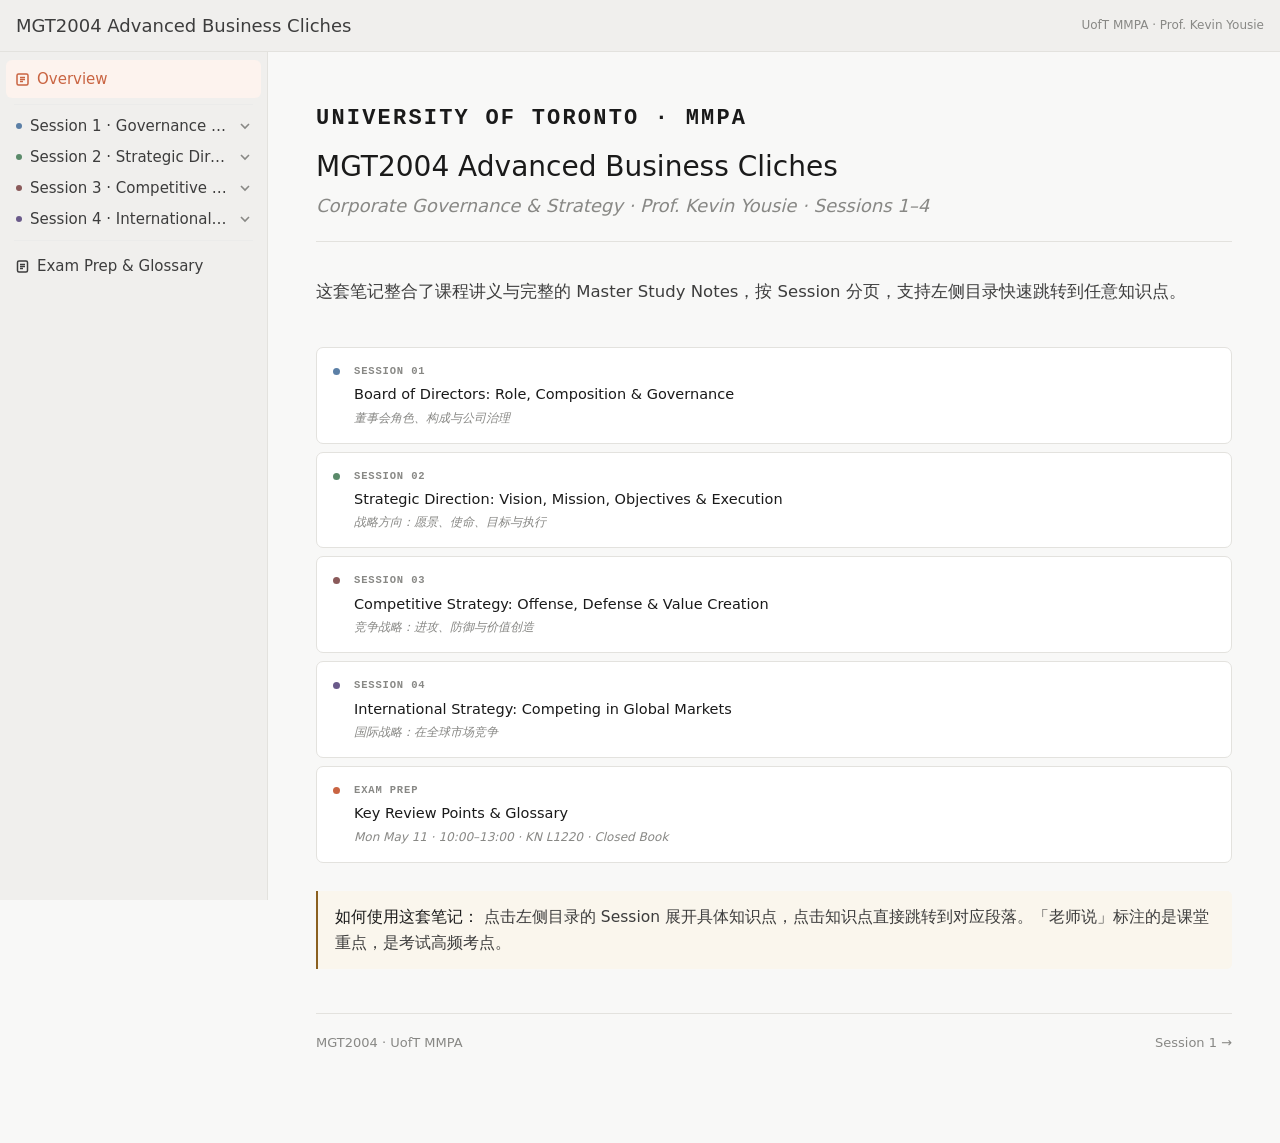
<file: index.html>
<!DOCTYPE html>
<html lang="zh-CN">
<head>
<meta charset="UTF-8">
<meta name="viewport" content="width=device-width, initial-scale=1.0">
<title>MGT2004 — Study Notes</title>
<link rel="stylesheet" href="style.css">
</head>
<body>
<div id="topbar" class="topbar"></div>
<div class="main">
<div class="content">

<div class="page-header">
  <div class="page-label">University of Toronto · MMPA</div>
  <div class="page-title">MGT2004 Advanced Business Cliches</div>
  <div class="page-sub">Corporate Governance & Strategy · Prof. Kevin Yousie · Sessions 1–4</div>
</div>

<div class="section">
  <p>这套笔记整合了课程讲义与完整的 Master Study Notes，按 Session 分页，支持左侧目录快速跳转到任意知识点。</p>
</div>

<div class="session-links">
  <a href="session1.html" class="sl">
    <div class="sl-dot dot-s1"></div>
    <div>
      <div class="sl-label">Session 01</div>
      <div class="sl-title">Board of Directors: Role, Composition & Governance</div>
      <div class="sl-sub">董事会角色、构成与公司治理</div>
    </div>
  </a>
  <a href="session2.html" class="sl">
    <div class="sl-dot dot-s2"></div>
    <div>
      <div class="sl-label">Session 02</div>
      <div class="sl-title">Strategic Direction: Vision, Mission, Objectives & Execution</div>
      <div class="sl-sub">战略方向：愿景、使命、目标与执行</div>
    </div>
  </a>
  <a href="session3.html" class="sl">
    <div class="sl-dot dot-s3"></div>
    <div>
      <div class="sl-label">Session 03</div>
      <div class="sl-title">Competitive Strategy: Offense, Defense & Value Creation</div>
      <div class="sl-sub">竞争战略：进攻、防御与价值创造</div>
    </div>
  </a>
  <a href="session4.html" class="sl">
    <div class="sl-dot dot-s4"></div>
    <div>
      <div class="sl-label">Session 04</div>
      <div class="sl-title">International Strategy: Competing in Global Markets</div>
      <div class="sl-sub">国际战略：在全球市场竞争</div>
    </div>
  </a>
  <a href="exam.html" class="sl">
    <div class="sl-dot dot-exam"></div>
    <div>
      <div class="sl-label">Exam Prep</div>
      <div class="sl-title">Key Review Points & Glossary</div>
      <div class="sl-sub">Mon May 11 · 10:00–13:00 · KN L1220 · Closed Book</div>
    </div>
  </a>
</div>

<div class="callout key">
  <strong>如何使用这套笔记：</strong> 点击左侧目录的 Session 展开具体知识点，点击知识点直接跳转到对应段落。「老师说」标注的是课堂重点，是考试高频考点。
</div>

<div class="page-footer">
  <span>MGT2004 · UofT MMPA</span>
  <span><a href="session1.html">Session 1 →</a></span>
</div>

</div>
</div>
<script src="nav.js"></script>
<script>buildSidebar('index.html');</script>
</body>
</html>
</file>
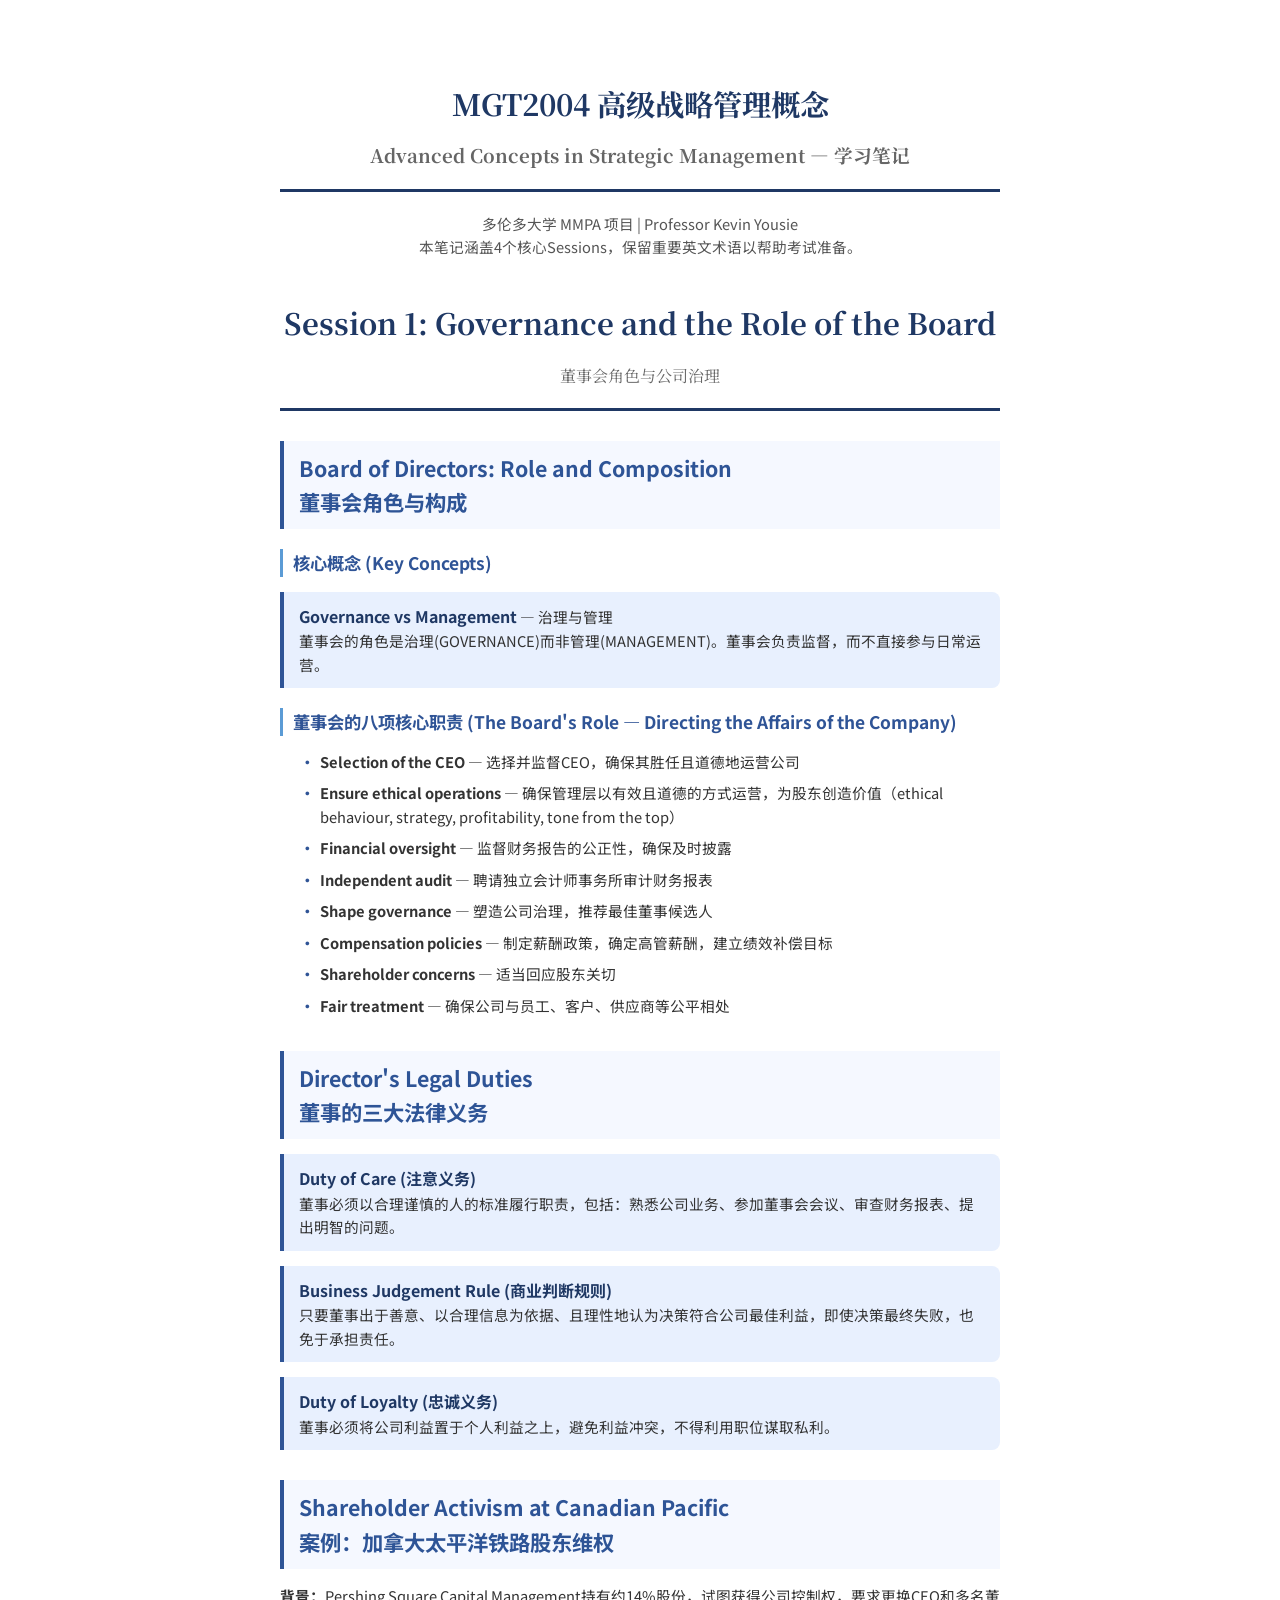
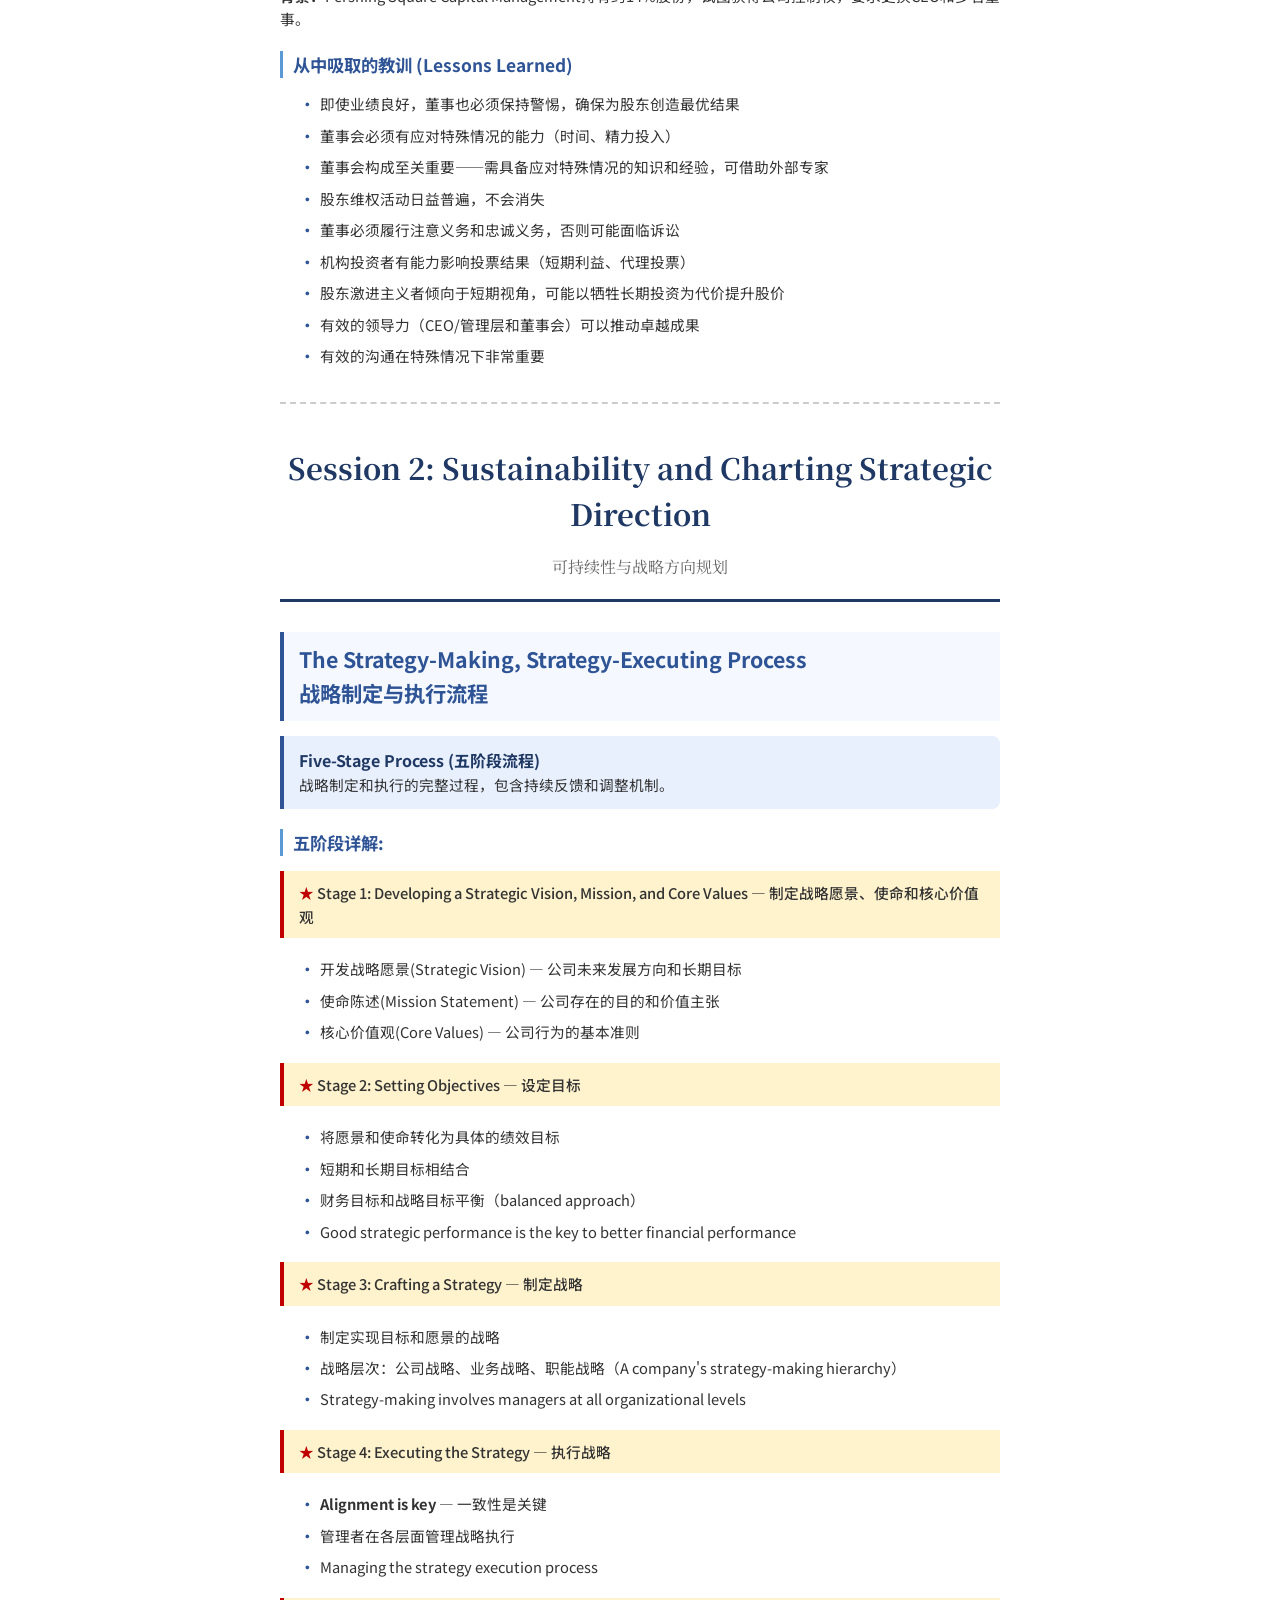
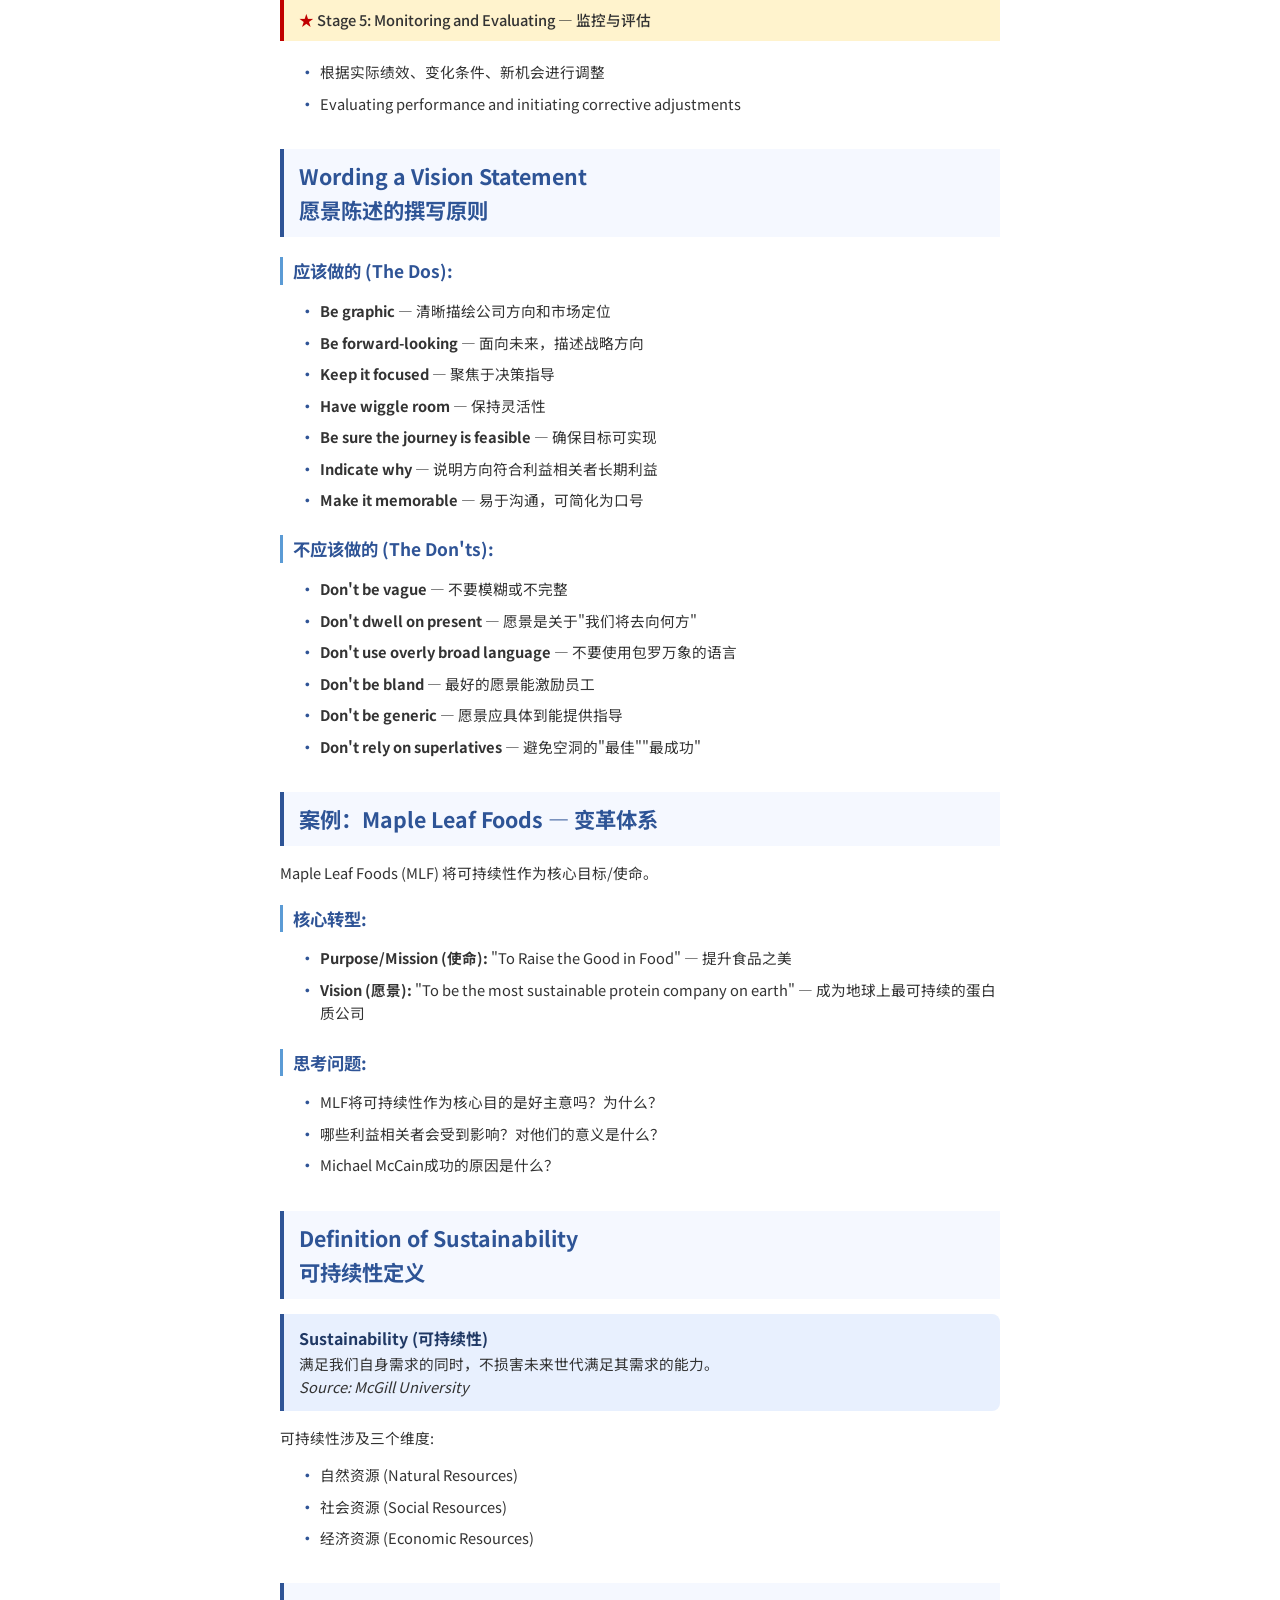
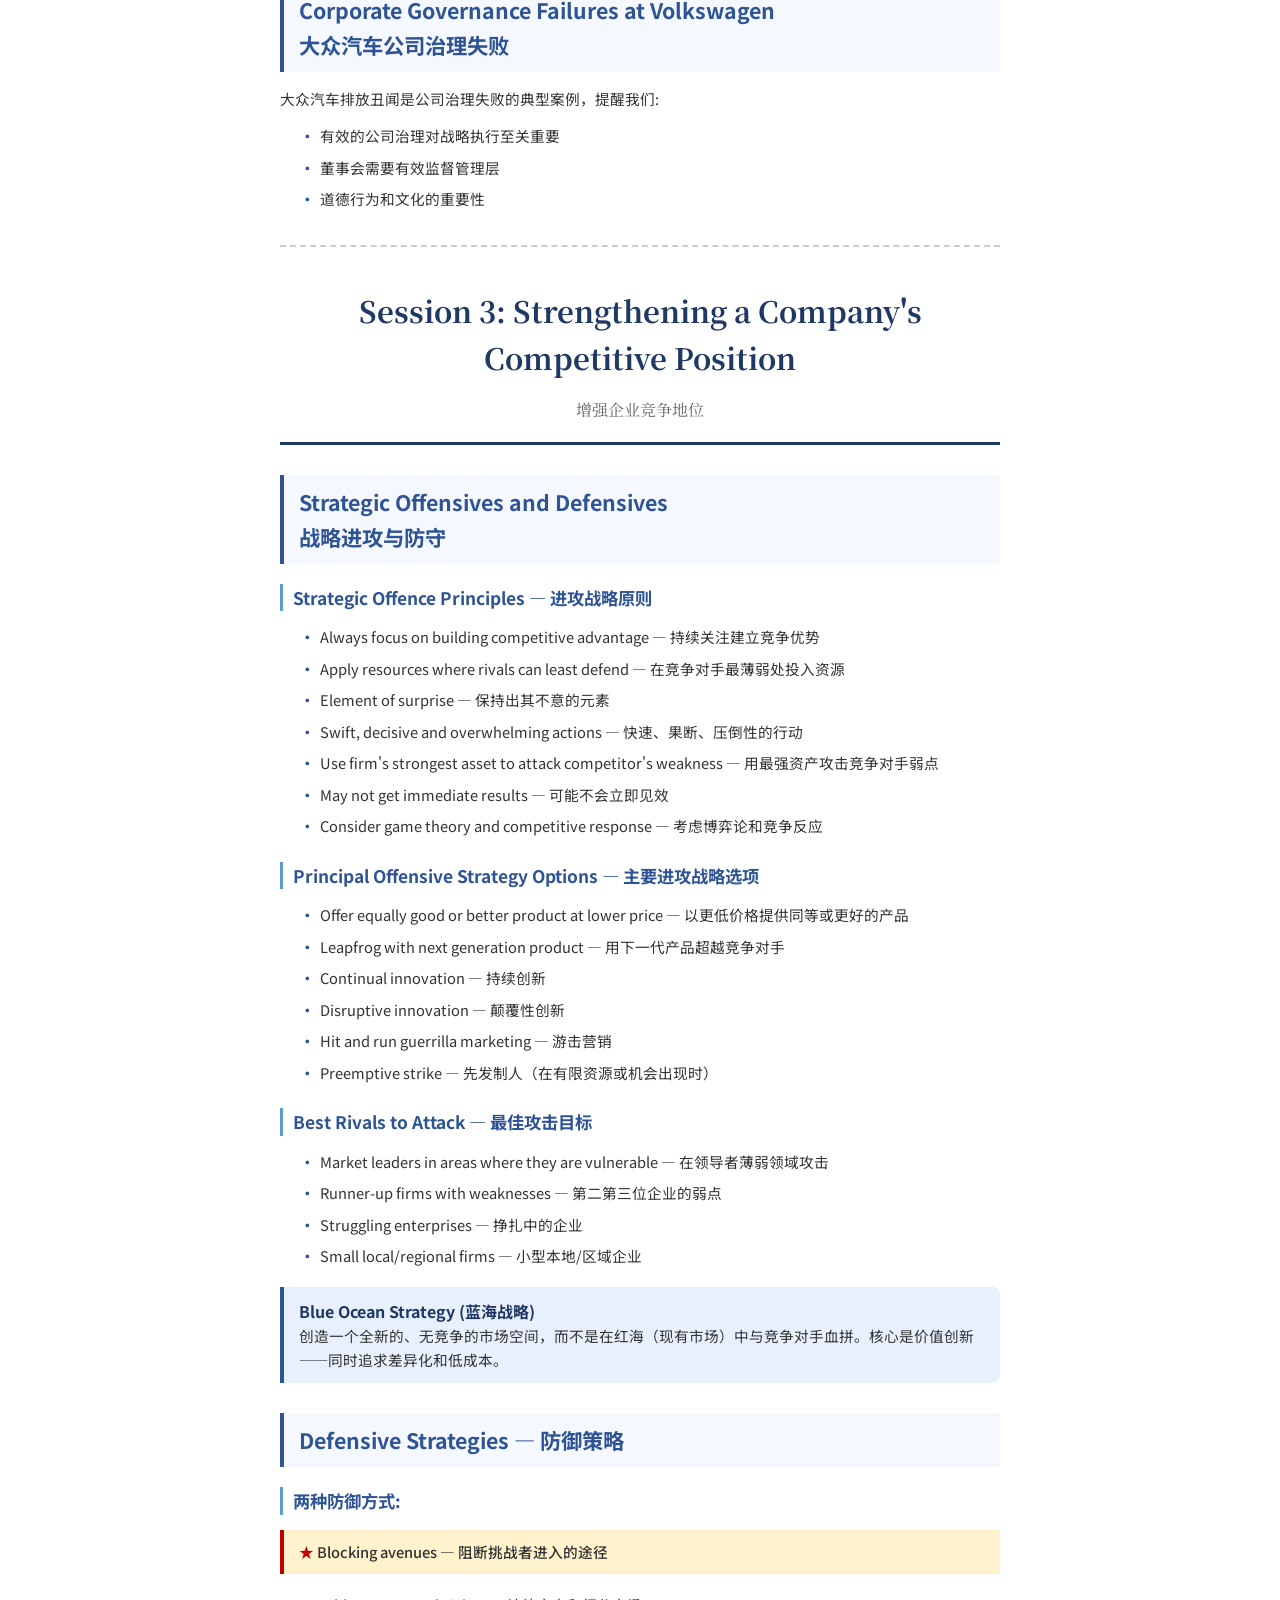
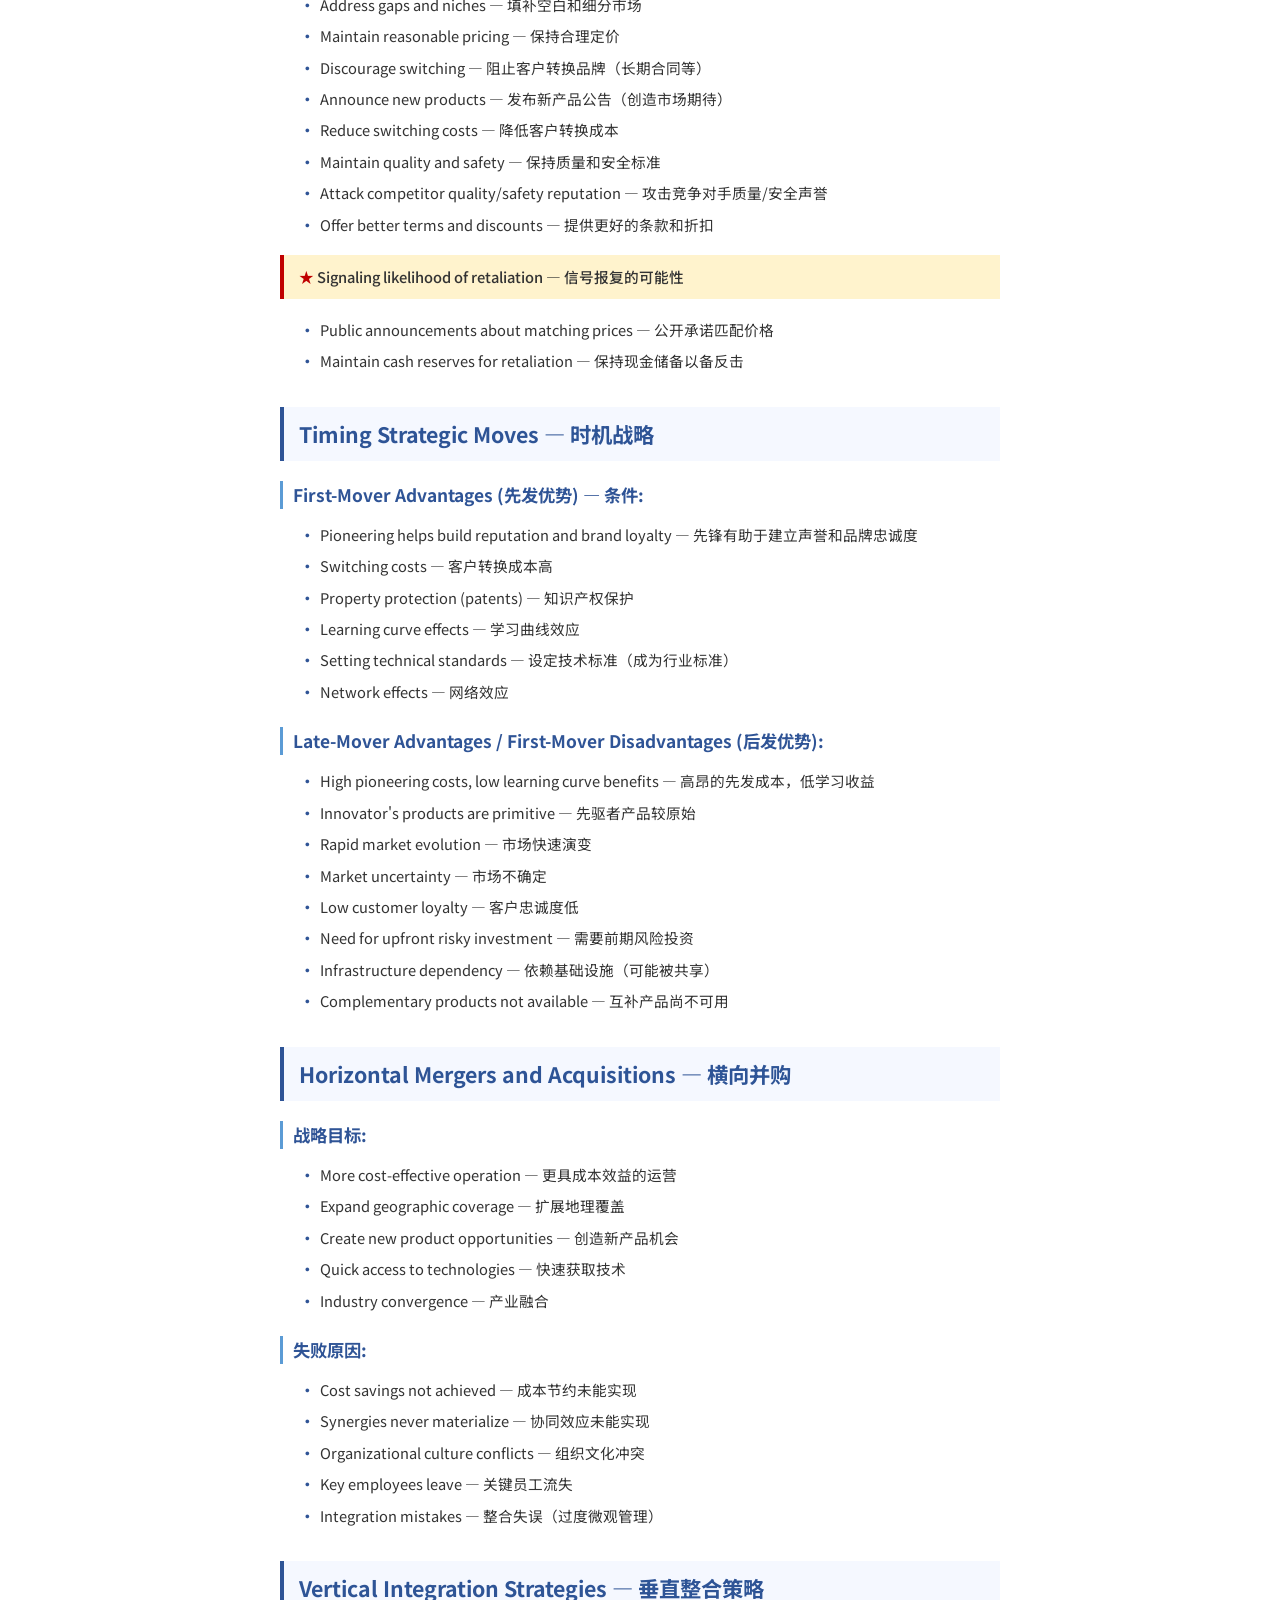
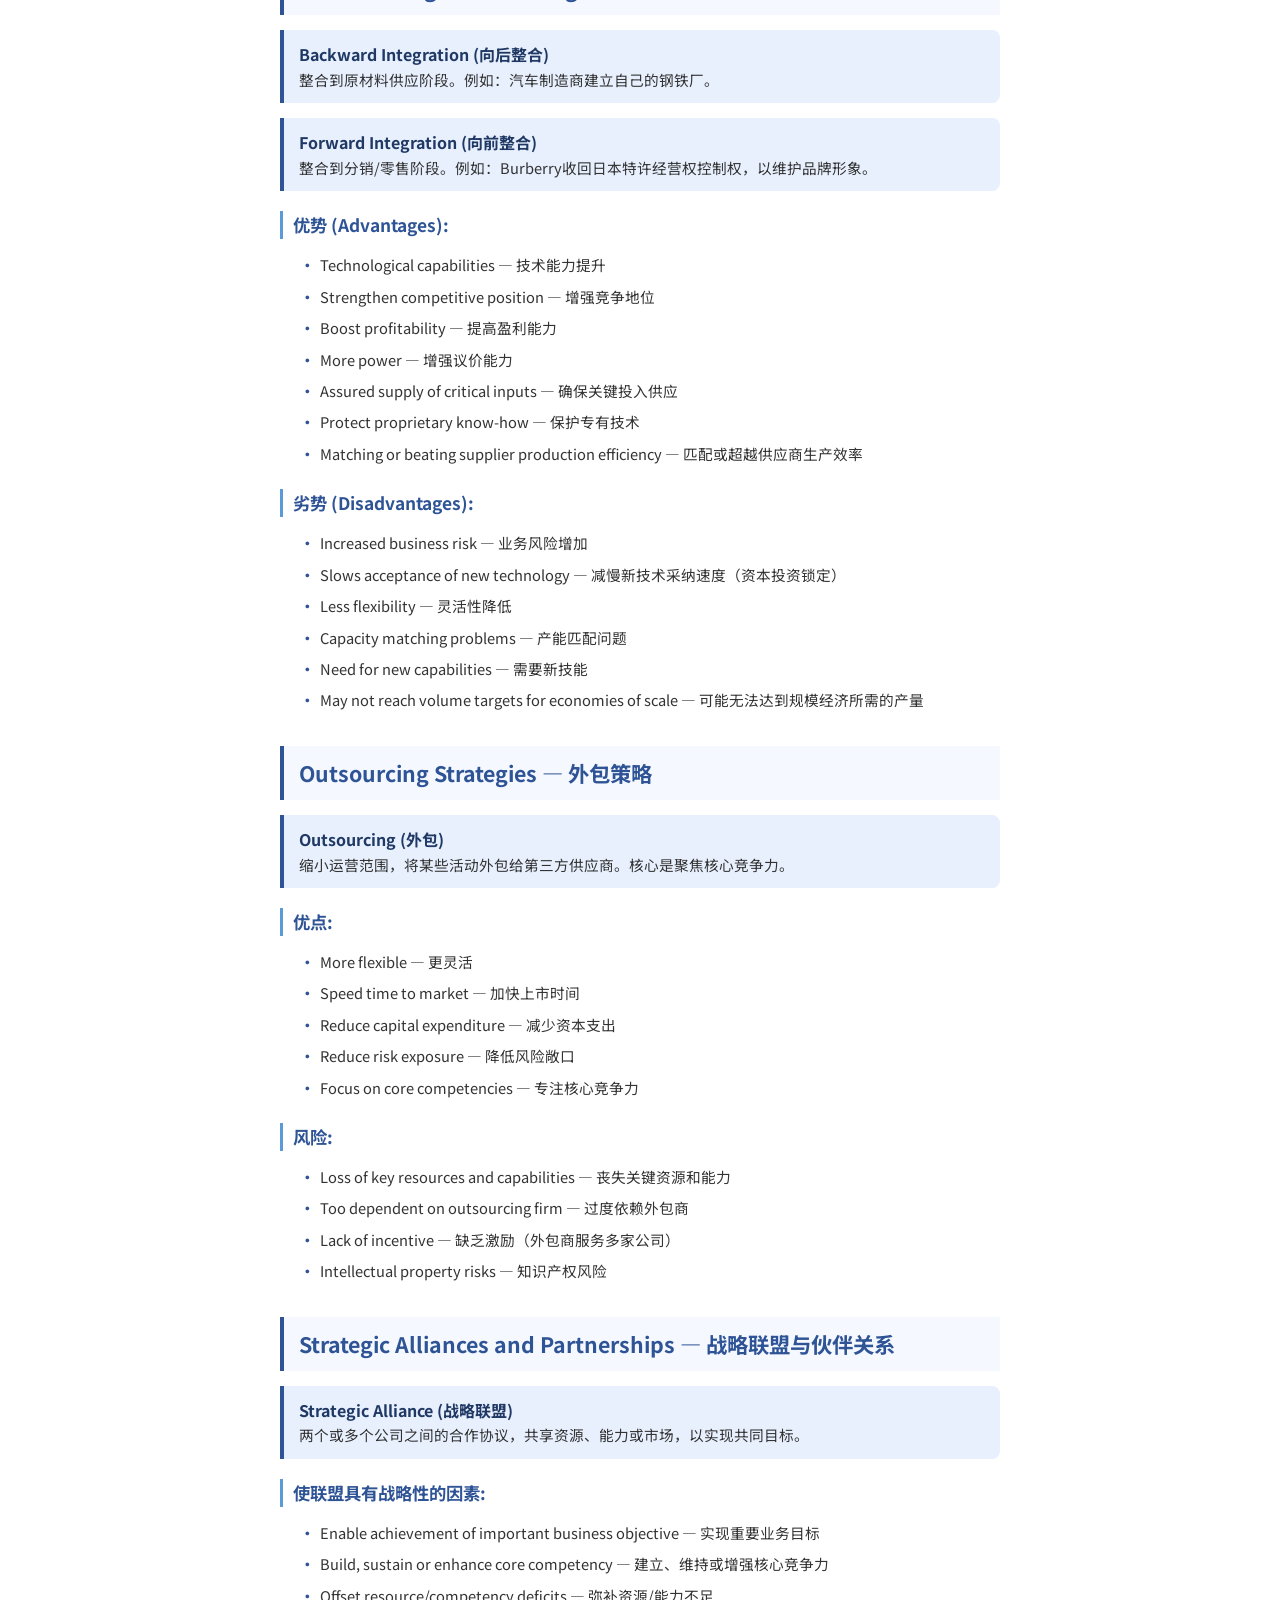
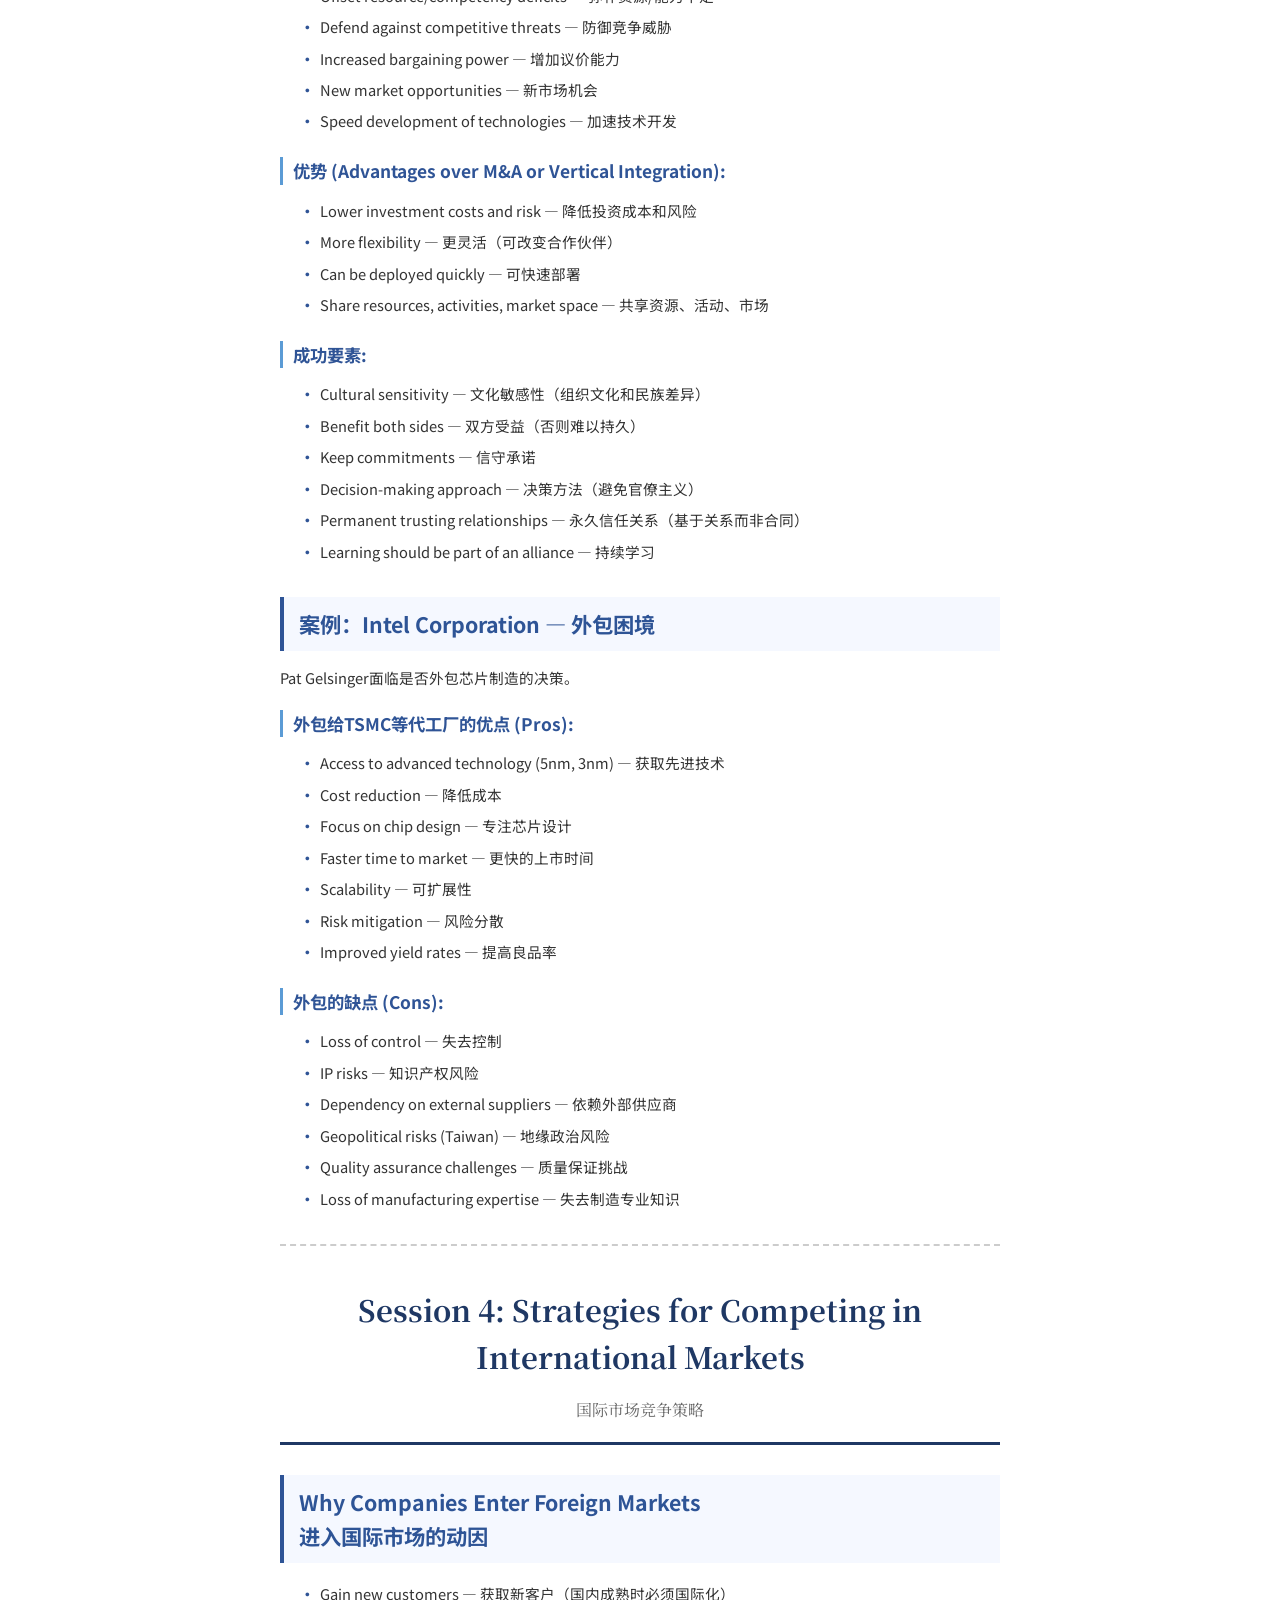
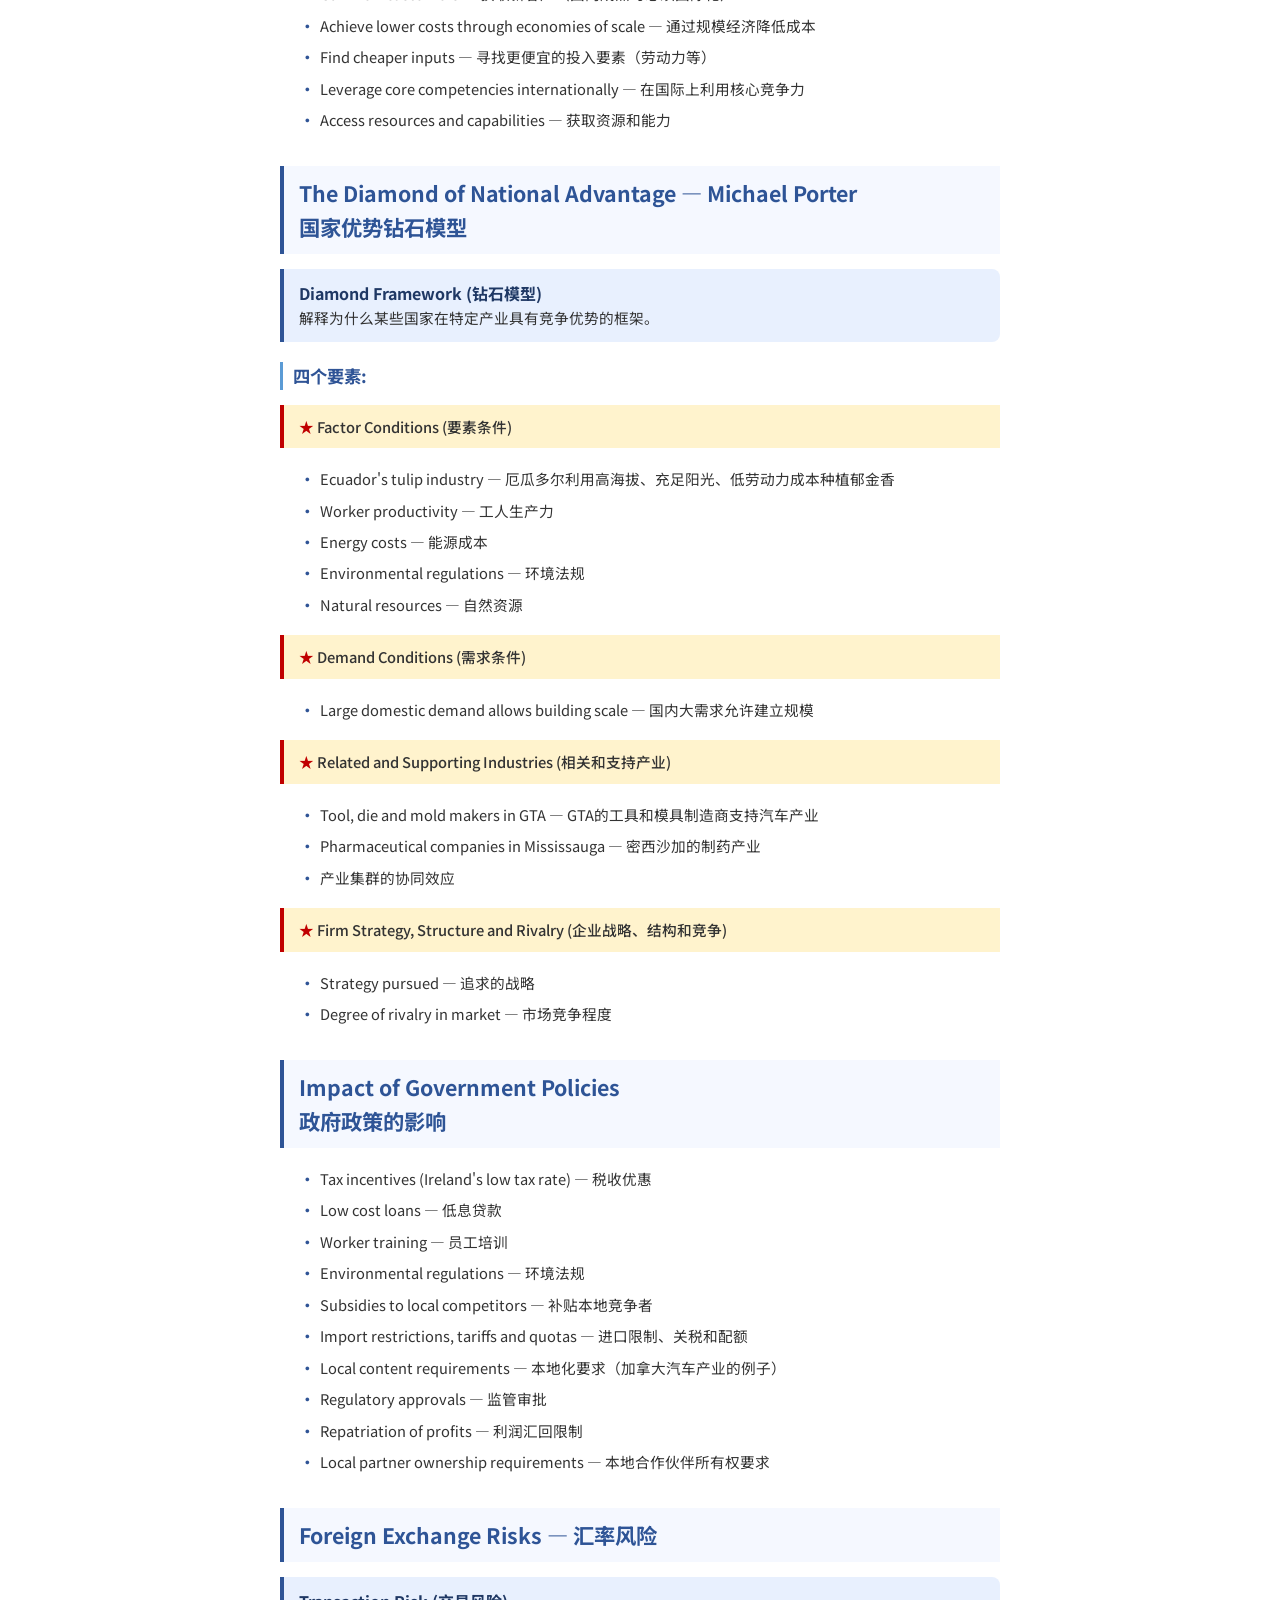
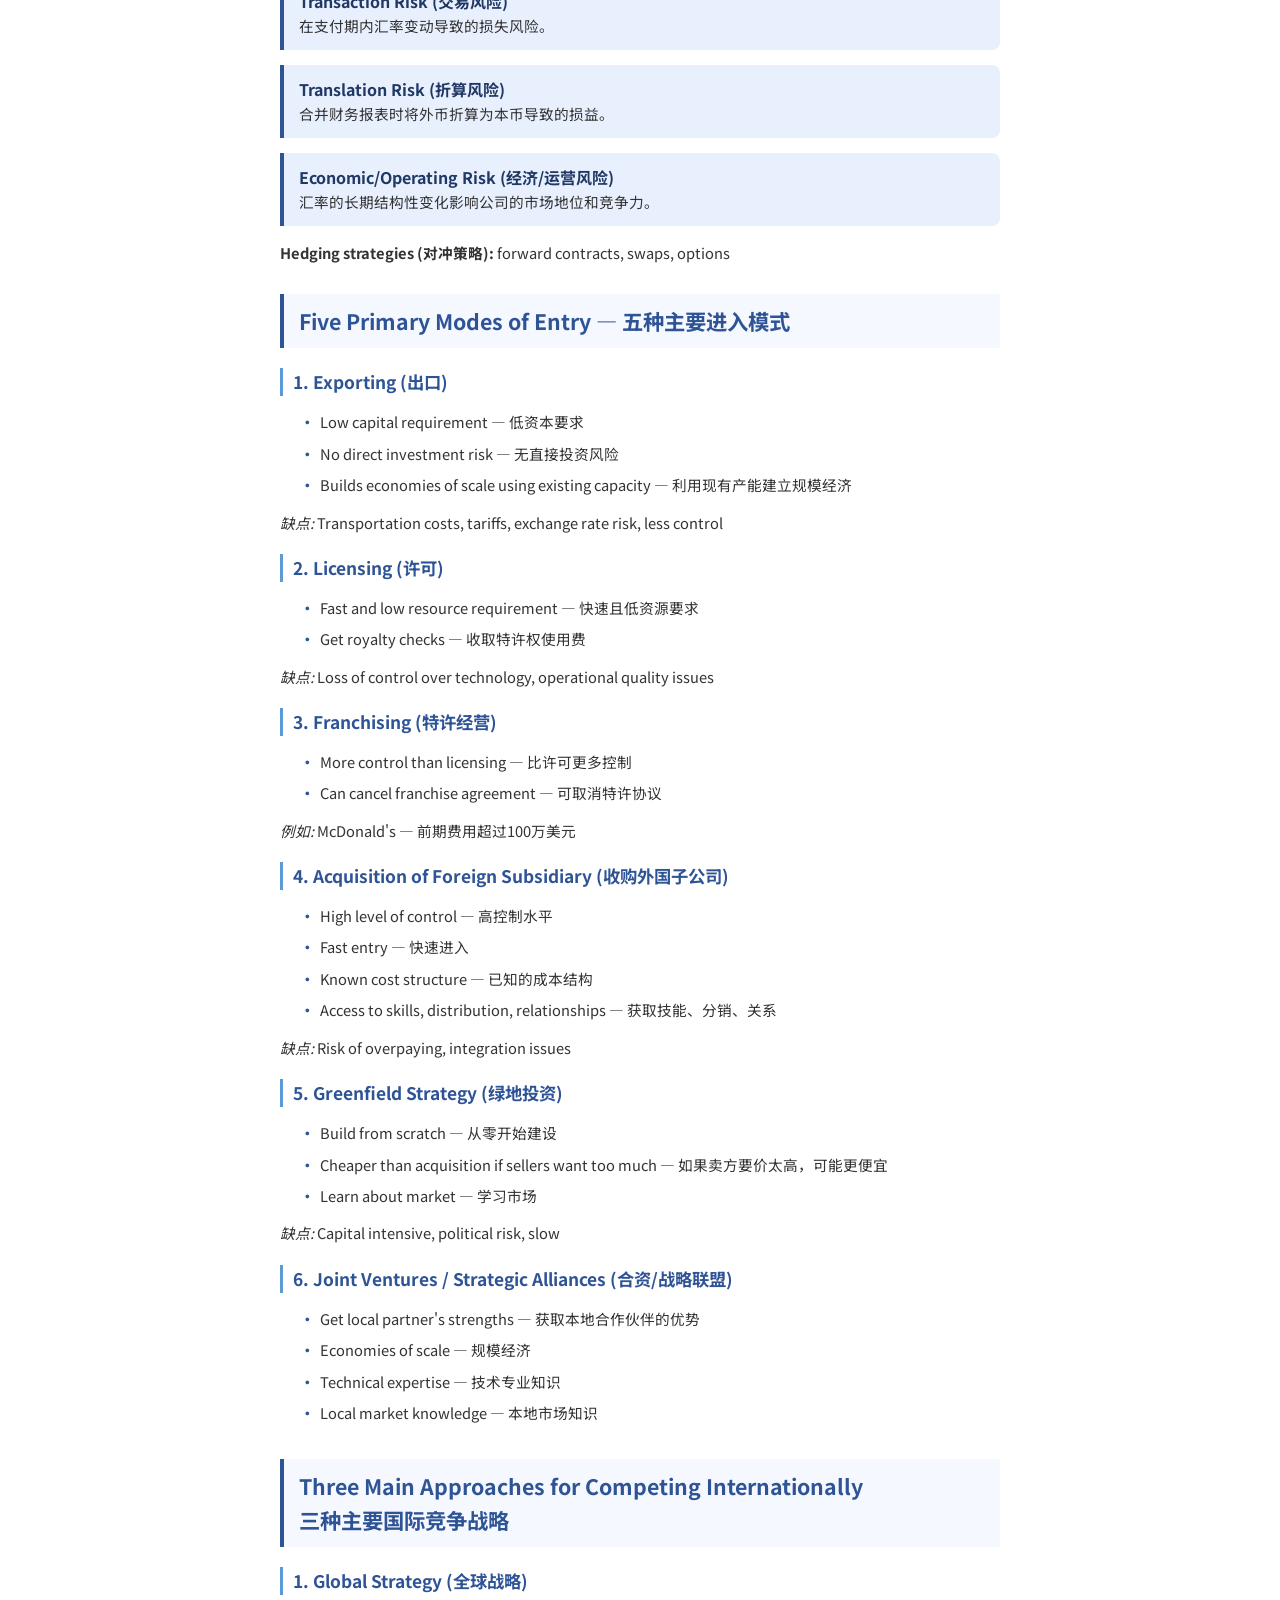
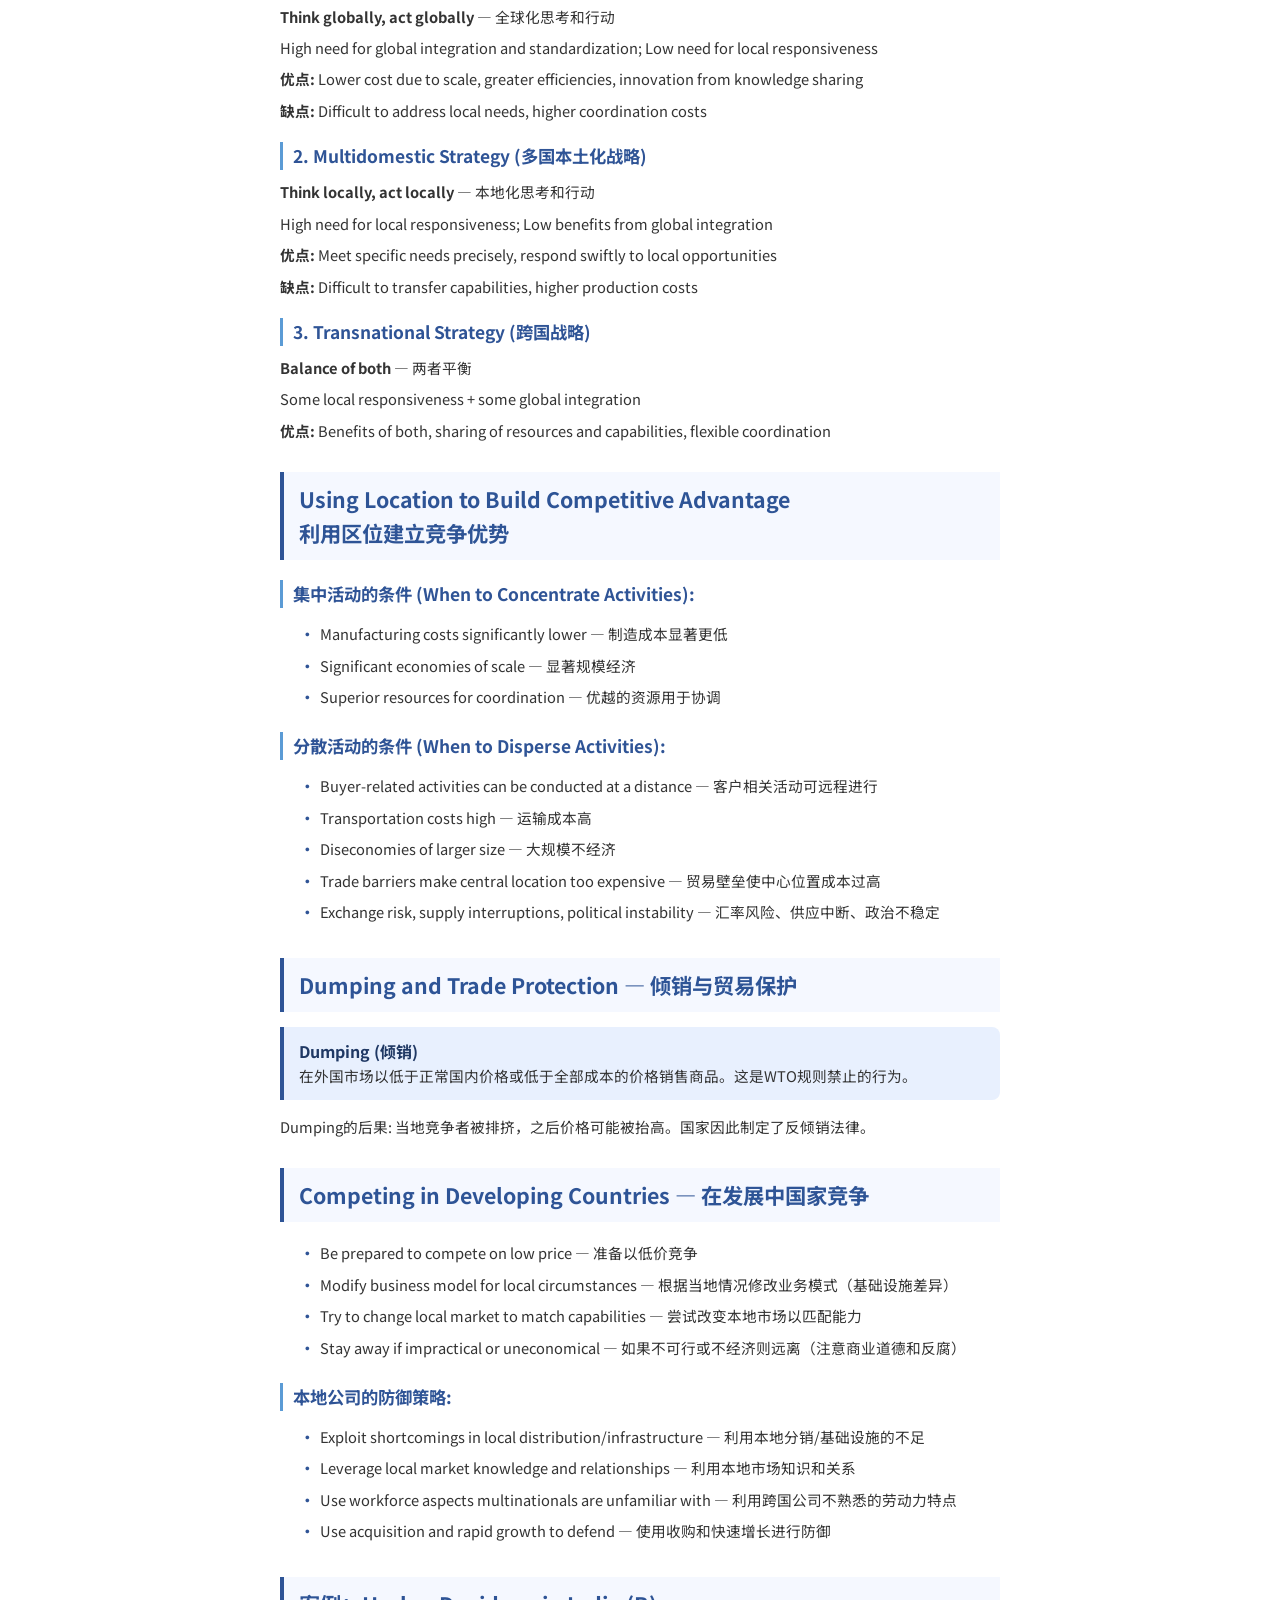
<file: Index.html>
<!DOCTYPE html>
<html lang="zh-CN">
<head>
<meta charset="UTF-8">
<meta name="viewport" content="width=device-width, initial-scale=1.0">
<title>MGT2004 高级战略管理概念 - 学习笔记</title>
<style>
    @import url('https://fonts.googleapis.com/css2?family=Noto+Sans+SC:wght@400;500;700&family=Noto+Serif+SC:wght@400;700&display=swap');

    * {
        box-sizing: border-box;
        margin: 0;
        padding: 0;
    }

    body {
        font-family: 'Noto Sans SC', 'Microsoft YaHei', 'SimSun', serif;
        font-size: 11pt;
        line-height: 1.6;
        color: #333;
        background: #fff;
        padding: 40px;
        max-width: 800px;
        margin: 0 auto;
    }

    h1 {
        font-family: 'Noto Serif SC', serif;
        font-size: 22pt;
        color: #1F3864;
        border-bottom: 3px solid #1F3864;
        padding-bottom: 15px;
        margin: 40px 0 20px 0;
        text-align: center;
    }

    h2 {
        font-size: 16pt;
        color: #2E5496;
        border-left: 4px solid #2E5496;
        padding-left: 15px;
        margin: 30px 0 15px 0;
        background: #F5F8FF;
        padding: 10px 10px 10px 15px;
    }

    h3 {
        font-size: 13pt;
        color: #2F5496;
        margin: 20px 0 10px 0;
        padding-left: 10px;
        border-left: 3px solid #5B9BD5;
    }

    p {
        margin: 8px 0;
        text-align: justify;
    }

    .highlight-box {
        background: #E8F0FE;
        border-left: 4px solid #2F5496;
        padding: 12px 15px;
        margin: 15px 0;
        border-radius: 0 8px 8px 0;
    }

    .highlight-box strong {
        color: #1F3864;
        font-size: 12pt;
    }

    .key-point {
        background: #FFF3CD;
        border-left: 4px solid #C00000;
        padding: 10px 15px;
        margin: 15px 0;
        font-weight: 500;
    }

    .key-point::before {
        content: "★ ";
        color: #C00000;
    }

    ul {
        list-style: none;
        margin: 10px 0;
        padding-left: 20px;
    }

    ul li {
        position: relative;
        padding: 4px 0;
        padding-left: 20px;
    }

    ul li::before {
        content: "•";
        position: absolute;
        left: 0;
        color: #2F5496;
        font-weight: bold;
    }

    ul ul {
        margin-left: 15px;
    }

    .divider {
        border-top: 2px dashed #CCCCCC;
        margin: 30px 0;
        height: 1px;
    }

    table {
        width: 100%;
        border-collapse: collapse;
        margin: 20px 0;
        font-size: 10pt;
    }

    th {
        background: #2F5496;
        color: white;
        padding: 10px 12px;
        text-align: left;
        font-weight: bold;
    }

    td {
        border: 1px solid #CCCCCC;
        padding: 8px 12px;
    }

    tr:nth-child(even) {
        background: #F5F5F5;
    }

    tr:hover {
        background: #E8F0FE;
    }

    .footer {
        margin-top: 40px;
        padding-top: 20px;
        border-top: 2px solid #1F3864;
        text-align: center;
        color: #666;
        font-size: 10pt;
    }

    .exam-box {
        background: #F0FFF0;
        border: 2px solid #28A745;
        padding: 15px 20px;
        margin: 20px 0;
        border-radius: 8px;
    }

    .exam-box h3 {
        color: #28A745;
        border-left-color: #28A745;
        margin-top: 0;
    }

    @media print {
        body {
            padding: 20px;
            font-size: 10pt;
        }

        h1 { font-size: 18pt; }
        h2 { font-size: 14pt; }
        h3 { font-size: 12pt; }

        .page-break { page-break-before: always; }
    }
</style>
</head>
<body>

<h1>MGT2004 高级战略管理概念<br/><span style="font-size:14pt;color:#666;">Advanced Concepts in Strategic Management — 学习笔记</span></h1>

<p style="text-align:center;font-size:11pt;color:#555;">
多伦多大学 MMPA 项目 | Professor Kevin Yousie<br/>
本笔记涵盖4个核心Sessions，保留重要英文术语以帮助考试准备。
</p>

<!-- ==================== SESSION 1 ==================== -->
<h1 class="page-break">Session 1: Governance and the Role of the Board<br/><span style="font-size:12pt;color:#666;font-weight:normal;">董事会角色与公司治理</span></h1>

<h2>Board of Directors: Role and Composition<br/>董事会角色与构成</h2>

<h3>核心概念 (Key Concepts)</h3>

<div class="highlight-box">
<strong>Governance vs Management</strong> — 治理与管理<br/>
董事会的角色是治理(GOVERNANCE)而非管理(MANAGEMENT)。董事会负责监督，而不直接参与日常运营。
</div>

<h3>董事会的八项核心职责 (The Board's Role — Directing the Affairs of the Company)</h3>

<ul>
<li><strong>Selection of the CEO</strong> — 选择并监督CEO，确保其胜任且道德地运营公司</li>
<li><strong>Ensure ethical operations</strong> — 确保管理层以有效且道德的方式运营，为股东创造价值（ethical behaviour, strategy, profitability, tone from the top）</li>
<li><strong>Financial oversight</strong> — 监督财务报告的公正性，确保及时披露</li>
<li><strong>Independent audit</strong> — 聘请独立会计师事务所审计财务报表</li>
<li><strong>Shape governance</strong> — 塑造公司治理，推荐最佳董事候选人</li>
<li><strong>Compensation policies</strong> — 制定薪酬政策，确定高管薪酬，建立绩效补偿目标</li>
<li><strong>Shareholder concerns</strong> — 适当回应股东关切</li>
<li><strong>Fair treatment</strong> — 确保公司与员工、客户、供应商等公平相处</li>
</ul>

<h2>Director's Legal Duties<br/>董事的三大法律义务</h2>

<div class="highlight-box">
<strong>Duty of Care (注意义务)</strong><br/>
董事必须以合理谨慎的人的标准履行职责，包括：熟悉公司业务、参加董事会会议、审查财务报表、提出明智的问题。
</div>

<div class="highlight-box">
<strong>Business Judgement Rule (商业判断规则)</strong><br/>
只要董事出于善意、以合理信息为依据、且理性地认为决策符合公司最佳利益，即使决策最终失败，也免于承担责任。
</div>

<div class="highlight-box">
<strong>Duty of Loyalty (忠诚义务)</strong><br/>
董事必须将公司利益置于个人利益之上，避免利益冲突，不得利用职位谋取私利。
</div>

<h2>Shareholder Activism at Canadian Pacific<br/>案例：加拿大太平洋铁路股东维权</h2>

<p><strong>背景：</strong>Pershing Square Capital Management持有约14%股份，试图获得公司控制权，要求更换CEO和多名董事。</p>

<h3>从中吸取的教训 (Lessons Learned)</h3>

<ul>
<li>即使业绩良好，董事也必须保持警惕，确保为股东创造最优结果</li>
<li>董事会必须有应对特殊情况的能力（时间、精力投入）</li>
<li>董事会构成至关重要——需具备应对特殊情况的知识和经验，可借助外部专家</li>
<li>股东维权活动日益普遍，不会消失</li>
<li>董事必须履行注意义务和忠诚义务，否则可能面临诉讼</li>
<li>机构投资者有能力影响投票结果（短期利益、代理投票）</li>
<li>股东激进主义者倾向于短期视角，可能以牺牲长期投资为代价提升股价</li>
<li>有效的领导力（CEO/管理层和董事会）可以推动卓越成果</li>
<li>有效的沟通在特殊情况下非常重要</li>
</ul>

<div class="divider"></div>

<!-- ==================== SESSION 2 ==================== -->
<h1 class="page-break">Session 2: Sustainability and Charting Strategic Direction<br/><span style="font-size:12pt;color:#666;font-weight:normal;">可持续性与战略方向规划</span></h1>

<h2>The Strategy-Making, Strategy-Executing Process<br/>战略制定与执行流程</h2>

<div class="highlight-box">
<strong>Five-Stage Process (五阶段流程)</strong><br/>
战略制定和执行的完整过程，包含持续反馈和调整机制。
</div>

<h3>五阶段详解:</h3>

<div class="key-point">Stage 1: Developing a Strategic Vision, Mission, and Core Values — 制定战略愿景、使命和核心价值观</div>
<ul>
<li>开发战略愿景(Strategic Vision) — 公司未来发展方向和长期目标</li>
<li>使命陈述(Mission Statement) — 公司存在的目的和价值主张</li>
<li>核心价值观(Core Values) — 公司行为的基本准则</li>
</ul>

<div class="key-point">Stage 2: Setting Objectives — 设定目标</div>
<ul>
<li>将愿景和使命转化为具体的绩效目标</li>
<li>短期和长期目标相结合</li>
<li>财务目标和战略目标平衡（balanced approach）</li>
<li>Good strategic performance is the key to better financial performance</li>
</ul>

<div class="key-point">Stage 3: Crafting a Strategy — 制定战略</div>
<ul>
<li>制定实现目标和愿景的战略</li>
<li>战略层次：公司战略、业务战略、职能战略（A company's strategy-making hierarchy）</li>
<li>Strategy-making involves managers at all organizational levels</li>
</ul>

<div class="key-point">Stage 4: Executing the Strategy — 执行战略</div>
<ul>
<li><strong>Alignment is key</strong> — 一致性是关键</li>
<li>管理者在各层面管理战略执行</li>
<li>Managing the strategy execution process</li>
</ul>

<div class="key-point">Stage 5: Monitoring and Evaluating — 监控与评估</div>
<ul>
<li>根据实际绩效、变化条件、新机会进行调整</li>
<li>Evaluating performance and initiating corrective adjustments</li>
</ul>

<h2>Wording a Vision Statement<br/>愿景陈述的撰写原则</h2>

<h3>应该做的 (The Dos):</h3>
<ul>
<li><strong>Be graphic</strong> — 清晰描绘公司方向和市场定位</li>
<li><strong>Be forward-looking</strong> — 面向未来，描述战略方向</li>
<li><strong>Keep it focused</strong> — 聚焦于决策指导</li>
<li><strong>Have wiggle room</strong> — 保持灵活性</li>
<li><strong>Be sure the journey is feasible</strong> — 确保目标可实现</li>
<li><strong>Indicate why</strong> — 说明方向符合利益相关者长期利益</li>
<li><strong>Make it memorable</strong> — 易于沟通，可简化为口号</li>
</ul>

<h3>不应该做的 (The Don'ts):</h3>
<ul>
<li><strong>Don't be vague</strong> — 不要模糊或不完整</li>
<li><strong>Don't dwell on present</strong> — 愿景是关于"我们将去向何方"</li>
<li><strong>Don't use overly broad language</strong> — 不要使用包罗万象的语言</li>
<li><strong>Don't be bland</strong> — 最好的愿景能激励员工</li>
<li><strong>Don't be generic</strong> — 愿景应具体到能提供指导</li>
<li><strong>Don't rely on superlatives</strong> — 避免空洞的"最佳""最成功"</li>
</ul>

<h2>案例：Maple Leaf Foods — 变革体系</h2>

<p>Maple Leaf Foods (MLF) 将可持续性作为核心目标/使命。</p>

<h3>核心转型:</h3>
<ul>
<li><strong>Purpose/Mission (使命):</strong> "To Raise the Good in Food" — 提升食品之美</li>
<li><strong>Vision (愿景):</strong> "To be the most sustainable protein company on earth" — 成为地球上最可持续的蛋白质公司</li>
</ul>

<h3>思考问题:</h3>
<ul>
<li>MLF将可持续性作为核心目的是好主意吗？为什么？</li>
<li>哪些利益相关者会受到影响？对他们的意义是什么？</li>
<li>Michael McCain成功的原因是什么？</li>
</ul>

<h2>Definition of Sustainability<br/>可持续性定义</h2>

<div class="highlight-box">
<strong>Sustainability (可持续性)</strong><br/>
满足我们自身需求的同时，不损害未来世代满足其需求的能力。<br/>
<em>Source: McGill University</em>
</div>

<p>可持续性涉及三个维度:</p>
<ul>
<li>自然资源 (Natural Resources)</li>
<li>社会资源 (Social Resources)</li>
<li>经济资源 (Economic Resources)</li>
</ul>

<h2>Corporate Governance Failures at Volkswagen<br/>大众汽车公司治理失败</h2>

<p>大众汽车排放丑闻是公司治理失败的典型案例，提醒我们:</p>
<ul>
<li>有效的公司治理对战略执行至关重要</li>
<li>董事会需要有效监督管理层</li>
<li>道德行为和文化的重要性</li>
</ul>

<div class="divider"></div>

<!-- ==================== SESSION 3 ==================== -->
<h1 class="page-break">Session 3: Strengthening a Company's Competitive Position<br/><span style="font-size:12pt;color:#666;font-weight:normal;">增强企业竞争地位</span></h1>

<h2>Strategic Offensives and Defensives<br/>战略进攻与防守</h2>

<h3>Strategic Offence Principles — 进攻战略原则</h3>

<ul>
<li>Always focus on building competitive advantage — 持续关注建立竞争优势</li>
<li>Apply resources where rivals can least defend — 在竞争对手最薄弱处投入资源</li>
<li>Element of surprise — 保持出其不意的元素</li>
<li>Swift, decisive and overwhelming actions — 快速、果断、压倒性的行动</li>
<li>Use firm's strongest asset to attack competitor's weakness — 用最强资产攻击竞争对手弱点</li>
<li>May not get immediate results — 可能不会立即见效</li>
<li>Consider game theory and competitive response — 考虑博弈论和竞争反应</li>
</ul>

<h3>Principal Offensive Strategy Options — 主要进攻战略选项</h3>

<ul>
<li>Offer equally good or better product at lower price — 以更低价格提供同等或更好的产品</li>
<li>Leapfrog with next generation product — 用下一代产品超越竞争对手</li>
<li>Continual innovation — 持续创新</li>
<li>Disruptive innovation — 颠覆性创新</li>
<li>Hit and run guerrilla marketing — 游击营销</li>
<li>Preemptive strike — 先发制人（在有限资源或机会出现时）</li>
</ul>

<h3>Best Rivals to Attack — 最佳攻击目标</h3>

<ul>
<li>Market leaders in areas where they are vulnerable — 在领导者薄弱领域攻击</li>
<li>Runner-up firms with weaknesses — 第二第三位企业的弱点</li>
<li>Struggling enterprises — 挣扎中的企业</li>
<li>Small local/regional firms — 小型本地/区域企业</li>
</ul>

<div class="highlight-box">
<strong>Blue Ocean Strategy (蓝海战略)</strong><br/>
创造一个全新的、无竞争的市场空间，而不是在红海（现有市场）中与竞争对手血拼。核心是价值创新——同时追求差异化和低成本。
</div>

<h2>Defensive Strategies — 防御策略</h2>

<h3>两种防御方式:</h3>

<div class="key-point">Blocking avenues — 阻断挑战者进入的途径</div>
<ul>
<li>Address gaps and niches — 填补空白和细分市场</li>
<li>Maintain reasonable pricing — 保持合理定价</li>
<li>Discourage switching — 阻止客户转换品牌（长期合同等）</li>
<li>Announce new products — 发布新产品公告（创造市场期待）</li>
<li>Reduce switching costs — 降低客户转换成本</li>
<li>Maintain quality and safety — 保持质量和安全标准</li>
<li>Attack competitor quality/safety reputation — 攻击竞争对手质量/安全声誉</li>
<li>Offer better terms and discounts — 提供更好的条款和折扣</li>
</ul>

<div class="key-point">Signaling likelihood of retaliation — 信号报复的可能性</div>
<ul>
<li>Public announcements about matching prices — 公开承诺匹配价格</li>
<li>Maintain cash reserves for retaliation — 保持现金储备以备反击</li>
</ul>

<h2>Timing Strategic Moves — 时机战略</h2>

<h3>First-Mover Advantages (先发优势) — 条件:</h3>

<ul>
<li>Pioneering helps build reputation and brand loyalty — 先锋有助于建立声誉和品牌忠诚度</li>
<li>Switching costs — 客户转换成本高</li>
<li>Property protection (patents) — 知识产权保护</li>
<li>Learning curve effects — 学习曲线效应</li>
<li>Setting technical standards — 设定技术标准（成为行业标准）</li>
<li>Network effects — 网络效应</li>
</ul>

<h3>Late-Mover Advantages / First-Mover Disadvantages (后发优势):</h3>

<ul>
<li>High pioneering costs, low learning curve benefits — 高昂的先发成本，低学习收益</li>
<li>Innovator's products are primitive — 先驱者产品较原始</li>
<li>Rapid market evolution — 市场快速演变</li>
<li>Market uncertainty — 市场不确定</li>
<li>Low customer loyalty — 客户忠诚度低</li>
<li>Need for upfront risky investment — 需要前期风险投资</li>
<li>Infrastructure dependency — 依赖基础设施（可能被共享）</li>
<li>Complementary products not available — 互补产品尚不可用</li>
</ul>

<h2>Horizontal Mergers and Acquisitions — 横向并购</h2>

<h3>战略目标:</h3>
<ul>
<li>More cost-effective operation — 更具成本效益的运营</li>
<li>Expand geographic coverage — 扩展地理覆盖</li>
<li>Create new product opportunities — 创造新产品机会</li>
<li>Quick access to technologies — 快速获取技术</li>
<li>Industry convergence — 产业融合</li>
</ul>

<h3>失败原因:</h3>
<ul>
<li>Cost savings not achieved — 成本节约未能实现</li>
<li>Synergies never materialize — 协同效应未能实现</li>
<li>Organizational culture conflicts — 组织文化冲突</li>
<li>Key employees leave — 关键员工流失</li>
<li>Integration mistakes — 整合失误（过度微观管理）</li>
</ul>

<h2>Vertical Integration Strategies — 垂直整合策略</h2>

<div class="highlight-box">
<strong>Backward Integration (向后整合)</strong><br/>
整合到原材料供应阶段。例如：汽车制造商建立自己的钢铁厂。
</div>

<div class="highlight-box">
<strong>Forward Integration (向前整合)</strong><br/>
整合到分销/零售阶段。例如：Burberry收回日本特许经营权控制权，以维护品牌形象。
</div>

<h3>优势 (Advantages):</h3>
<ul>
<li>Technological capabilities — 技术能力提升</li>
<li>Strengthen competitive position — 增强竞争地位</li>
<li>Boost profitability — 提高盈利能力</li>
<li>More power — 增强议价能力</li>
<li>Assured supply of critical inputs — 确保关键投入供应</li>
<li>Protect proprietary know-how — 保护专有技术</li>
<li>Matching or beating supplier production efficiency — 匹配或超越供应商生产效率</li>
</ul>

<h3>劣势 (Disadvantages):</h3>
<ul>
<li>Increased business risk — 业务风险增加</li>
<li>Slows acceptance of new technology — 减慢新技术采纳速度（资本投资锁定）</li>
<li>Less flexibility — 灵活性降低</li>
<li>Capacity matching problems — 产能匹配问题</li>
<li>Need for new capabilities — 需要新技能</li>
<li>May not reach volume targets for economies of scale — 可能无法达到规模经济所需的产量</li>
</ul>

<h2>Outsourcing Strategies — 外包策略</h2>

<div class="highlight-box">
<strong>Outsourcing (外包)</strong><br/>
缩小运营范围，将某些活动外包给第三方供应商。核心是聚焦核心竞争力。
</div>

<h3>优点:</h3>
<ul>
<li>More flexible — 更灵活</li>
<li>Speed time to market — 加快上市时间</li>
<li>Reduce capital expenditure — 减少资本支出</li>
<li>Reduce risk exposure — 降低风险敞口</li>
<li>Focus on core competencies — 专注核心竞争力</li>
</ul>

<h3>风险:</h3>
<ul>
<li>Loss of key resources and capabilities — 丧失关键资源和能力</li>
<li>Too dependent on outsourcing firm — 过度依赖外包商</li>
<li>Lack of incentive — 缺乏激励（外包商服务多家公司）</li>
<li>Intellectual property risks — 知识产权风险</li>
</ul>

<h2>Strategic Alliances and Partnerships — 战略联盟与伙伴关系</h2>

<div class="highlight-box">
<strong>Strategic Alliance (战略联盟)</strong><br/>
两个或多个公司之间的合作协议，共享资源、能力或市场，以实现共同目标。
</div>

<h3>使联盟具有战略性的因素:</h3>
<ul>
<li>Enable achievement of important business objective — 实现重要业务目标</li>
<li>Build, sustain or enhance core competency — 建立、维持或增强核心竞争力</li>
<li>Offset resource/competency deficits — 弥补资源/能力不足</li>
<li>Defend against competitive threats — 防御竞争威胁</li>
<li>Increased bargaining power — 增加议价能力</li>
<li>New market opportunities — 新市场机会</li>
<li>Speed development of technologies — 加速技术开发</li>
</ul>

<h3>优势 (Advantages over M&A or Vertical Integration):</h3>
<ul>
<li>Lower investment costs and risk — 降低投资成本和风险</li>
<li>More flexibility — 更灵活（可改变合作伙伴）</li>
<li>Can be deployed quickly — 可快速部署</li>
<li>Share resources, activities, market space — 共享资源、活动、市场</li>
</ul>

<h3>成功要素:</h3>
<ul>
<li>Cultural sensitivity — 文化敏感性（组织文化和民族差异）</li>
<li>Benefit both sides — 双方受益（否则难以持久）</li>
<li>Keep commitments — 信守承诺</li>
<li>Decision-making approach — 决策方法（避免官僚主义）</li>
<li>Permanent trusting relationships — 永久信任关系（基于关系而非合同）</li>
<li>Learning should be part of an alliance — 持续学习</li>
</ul>

<h2>案例：Intel Corporation — 外包困境</h2>

<p>Pat Gelsinger面临是否外包芯片制造的决策。</p>

<h3>外包给TSMC等代工厂的优点 (Pros):</h3>
<ul>
<li>Access to advanced technology (5nm, 3nm) — 获取先进技术</li>
<li>Cost reduction — 降低成本</li>
<li>Focus on chip design — 专注芯片设计</li>
<li>Faster time to market — 更快的上市时间</li>
<li>Scalability — 可扩展性</li>
<li>Risk mitigation — 风险分散</li>
<li>Improved yield rates — 提高良品率</li>
</ul>

<h3>外包的缺点 (Cons):</h3>
<ul>
<li>Loss of control — 失去控制</li>
<li>IP risks — 知识产权风险</li>
<li>Dependency on external suppliers — 依赖外部供应商</li>
<li>Geopolitical risks (Taiwan) — 地缘政治风险</li>
<li>Quality assurance challenges — 质量保证挑战</li>
<li>Loss of manufacturing expertise — 失去制造专业知识</li>
</ul>

<div class="divider"></div>

<!-- ==================== SESSION 4 ==================== -->
<h1 class="page-break">Session 4: Strategies for Competing in International Markets<br/><span style="font-size:12pt;color:#666;font-weight:normal;">国际市场竞争策略</span></h1>

<h2>Why Companies Enter Foreign Markets<br/>进入国际市场的动因</h2>

<ul>
<li>Gain new customers — 获取新客户（国内成熟时必须国际化）</li>
<li>Achieve lower costs through economies of scale — 通过规模经济降低成本</li>
<li>Find cheaper inputs — 寻找更便宜的投入要素（劳动力等）</li>
<li>Leverage core competencies internationally — 在国际上利用核心竞争力</li>
<li>Access resources and capabilities — 获取资源和能力</li>
</ul>

<h2>The Diamond of National Advantage — Michael Porter<br/>国家优势钻石模型</h2>

<div class="highlight-box">
<strong>Diamond Framework (钻石模型)</strong><br/>
解释为什么某些国家在特定产业具有竞争优势的框架。
</div>

<h3>四个要素:</h3>

<div class="key-point">Factor Conditions (要素条件)</div>
<ul>
<li>Ecuador's tulip industry — 厄瓜多尔利用高海拔、充足阳光、低劳动力成本种植郁金香</li>
<li>Worker productivity — 工人生产力</li>
<li>Energy costs — 能源成本</li>
<li>Environmental regulations — 环境法规</li>
<li>Natural resources — 自然资源</li>
</ul>

<div class="key-point">Demand Conditions (需求条件)</div>
<ul>
<li>Large domestic demand allows building scale — 国内大需求允许建立规模</li>
</ul>

<div class="key-point">Related and Supporting Industries (相关和支持产业)</div>
<ul>
<li>Tool, die and mold makers in GTA — GTA的工具和模具制造商支持汽车产业</li>
<li>Pharmaceutical companies in Mississauga — 密西沙加的制药产业</li>
<li>产业集群的协同效应</li>
</ul>

<div class="key-point">Firm Strategy, Structure and Rivalry (企业战略、结构和竞争)</div>
<ul>
<li>Strategy pursued — 追求的战略</li>
<li>Degree of rivalry in market — 市场竞争程度</li>
</ul>

<h2>Impact of Government Policies<br/>政府政策的影响</h2>

<ul>
<li>Tax incentives (Ireland's low tax rate) — 税收优惠</li>
<li>Low cost loans — 低息贷款</li>
<li>Worker training — 员工培训</li>
<li>Environmental regulations — 环境法规</li>
<li>Subsidies to local competitors — 补贴本地竞争者</li>
<li>Import restrictions, tariffs and quotas — 进口限制、关税和配额</li>
<li>Local content requirements — 本地化要求（加拿大汽车产业的例子）</li>
<li>Regulatory approvals — 监管审批</li>
<li>Repatriation of profits — 利润汇回限制</li>
<li>Local partner ownership requirements — 本地合作伙伴所有权要求</li>
</ul>

<h2>Foreign Exchange Risks — 汇率风险</h2>

<div class="highlight-box">
<strong>Transaction Risk (交易风险)</strong><br/>
在支付期内汇率变动导致的损失风险。
</div>

<div class="highlight-box">
<strong>Translation Risk (折算风险)</strong><br/>
合并财务报表时将外币折算为本币导致的损益。
</div>

<div class="highlight-box">
<strong>Economic/Operating Risk (经济/运营风险)</strong><br/>
汇率的长期结构性变化影响公司的市场地位和竞争力。
</div>

<p><strong>Hedging strategies (对冲策略):</strong> forward contracts, swaps, options</p>

<h2>Five Primary Modes of Entry — 五种主要进入模式</h2>

<h3>1. Exporting (出口)</h3>
<ul>
<li>Low capital requirement — 低资本要求</li>
<li>No direct investment risk — 无直接投资风险</li>
<li>Builds economies of scale using existing capacity — 利用现有产能建立规模经济</li>
</ul>
<p><em>缺点:</em> Transportation costs, tariffs, exchange rate risk, less control</p>

<h3>2. Licensing (许可)</h3>
<ul>
<li>Fast and low resource requirement — 快速且低资源要求</li>
<li>Get royalty checks — 收取特许权使用费</li>
</ul>
<p><em>缺点:</em> Loss of control over technology, operational quality issues</p>

<h3>3. Franchising (特许经营)</h3>
<ul>
<li>More control than licensing — 比许可更多控制</li>
<li>Can cancel franchise agreement — 可取消特许协议</li>
</ul>
<p><em>例如:</em> McDonald's — 前期费用超过100万美元</p>

<h3>4. Acquisition of Foreign Subsidiary (收购外国子公司)</h3>
<ul>
<li>High level of control — 高控制水平</li>
<li>Fast entry — 快速进入</li>
<li>Known cost structure — 已知的成本结构</li>
<li>Access to skills, distribution, relationships — 获取技能、分销、关系</li>
</ul>
<p><em>缺点:</em> Risk of overpaying, integration issues</p>

<h3>5. Greenfield Strategy (绿地投资)</h3>
<ul>
<li>Build from scratch — 从零开始建设</li>
<li>Cheaper than acquisition if sellers want too much — 如果卖方要价太高，可能更便宜</li>
<li>Learn about market — 学习市场</li>
</ul>
<p><em>缺点:</em> Capital intensive, political risk, slow</p>

<h3>6. Joint Ventures / Strategic Alliances (合资/战略联盟)</h3>
<ul>
<li>Get local partner's strengths — 获取本地合作伙伴的优势</li>
<li>Economies of scale — 规模经济</li>
<li>Technical expertise — 技术专业知识</li>
<li>Local market knowledge — 本地市场知识</li>
</ul>

<h2>Three Main Approaches for Competing Internationally<br/>三种主要国际竞争战略</h2>

<h3>1. Global Strategy (全球战略)</h3>
<p><strong>Think globally, act globally</strong> — 全球化思考和行动</p>
<p>High need for global integration and standardization; Low need for local responsiveness</p>
<p><strong>优点:</strong> Lower cost due to scale, greater efficiencies, innovation from knowledge sharing</p>
<p><strong>缺点:</strong> Difficult to address local needs, higher coordination costs</p>

<h3>2. Multidomestic Strategy (多国本土化战略)</h3>
<p><strong>Think locally, act locally</strong> — 本地化思考和行动</p>
<p>High need for local responsiveness; Low benefits from global integration</p>
<p><strong>优点:</strong> Meet specific needs precisely, respond swiftly to local opportunities</p>
<p><strong>缺点:</strong> Difficult to transfer capabilities, higher production costs</p>

<h3>3. Transnational Strategy (跨国战略)</h3>
<p><strong>Balance of both</strong> — 两者平衡</p>
<p>Some local responsiveness + some global integration</p>
<p><strong>优点:</strong> Benefits of both, sharing of resources and capabilities, flexible coordination</p>

<h2>Using Location to Build Competitive Advantage<br/>利用区位建立竞争优势</h2>

<h3>集中活动的条件 (When to Concentrate Activities):</h3>
<ul>
<li>Manufacturing costs significantly lower — 制造成本显著更低</li>
<li>Significant economies of scale — 显著规模经济</li>
<li>Superior resources for coordination — 优越的资源用于协调</li>
</ul>

<h3>分散活动的条件 (When to Disperse Activities):</h3>
<ul>
<li>Buyer-related activities can be conducted at a distance — 客户相关活动可远程进行</li>
<li>Transportation costs high — 运输成本高</li>
<li>Diseconomies of larger size — 大规模不经济</li>
<li>Trade barriers make central location too expensive — 贸易壁垒使中心位置成本过高</li>
<li>Exchange risk, supply interruptions, political instability — 汇率风险、供应中断、政治不稳定</li>
</ul>

<h2>Dumping and Trade Protection — 倾销与贸易保护</h2>

<div class="highlight-box">
<strong>Dumping (倾销)</strong><br/>
在外国市场以低于正常国内价格或低于全部成本的价格销售商品。这是WTO规则禁止的行为。
</div>

<p>Dumping的后果: 当地竞争者被排挤，之后价格可能被抬高。国家因此制定了反倾销法律。</p>

<h2>Competing in Developing Countries — 在发展中国家竞争</h2>

<ul>
<li>Be prepared to compete on low price — 准备以低价竞争</li>
<li>Modify business model for local circumstances — 根据当地情况修改业务模式（基础设施差异）</li>
<li>Try to change local market to match capabilities — 尝试改变本地市场以匹配能力</li>
<li>Stay away if impractical or uneconomical — 如果不可行或不经济则远离（注意商业道德和反腐）</li>
</ul>

<h3>本地公司的防御策略:</h3>
<ul>
<li>Exploit shortcomings in local distribution/infrastructure — 利用本地分销/基础设施的不足</li>
<li>Leverage local market knowledge and relationships — 利用本地市场知识和关系</li>
<li>Use workforce aspects multinationals are unfamiliar with — 利用跨国公司不熟悉的劳动力特点</li>
<li>Use acquisition and rapid growth to defend — 使用收购和快速增长进行防御</li>
</ul>

<h2>案例：Harley-Davidson in India (B)</h2>

<p>Harley-Davidson在印度推出了Street 500和Street 750车型。</p>

<h3>思考问题:</h3>
<ul>
<li>为什么Harley-Davidson决定在印度推出这两款新车型？</li>
<li>引入这两款车型需要考虑哪些潜在风险？</li>
<li>Harley-Davidson在推出Street 500和750系列方面做得如何？为什么？</li>
</ul>

<div class="divider"></div>

<!-- ==================== EXAM PREPARATION ==================== -->
<h1 class="page-break">考试准备要点<br/><span style="font-size:12pt;color:#666;font-weight:normal;">Exam Preparation Key Points</span></h1>

<div class="exam-box">
<h3>期中考信息 (Exam Information)</h3>
<p><strong>考试时间:</strong> Monday, May 11th, 10:00 am - 1:00 pm (3小时)</p>
<p><strong>地点:</strong> KN L1220</p>
<p><strong>形式:</strong> Closed Book — 无辅助材料</p>
<p><strong>题型:</strong> 简答题/短论文题 (Short answer / short essay questions)</p>
</div>

<h2>重点复习题目 (Key Review Topics)</h2>

<h3>Session 1 — Governance and Board Role:</h3>
<ul>
<li>董事会与管理层角色的区别 (Governance vs Management)</li>
<li>董事的三大法律义务 (Duty of Care, Business Judgement Rule, Duty of Loyalty)</li>
<li>董事会八大核心职责 (The Board's Role — 8 responsibilities)</li>
<li>Canadian Pacific股东维权案例分析</li>
</ul>

<h3>Session 2 — Charting Strategic Direction:</h3>
<ul>
<li>战略制定与执行五阶段流程 (Five-Stage Process)</li>
<li>愿景陈述的撰写原则（Do's and Don'ts）</li>
<li>设定目标的原则 (Setting Objectives)</li>
<li>可持续性定义 (Definition of Sustainability)</li>
<li>Maple Leaf Foods案例分析</li>
<li>大众汽车公司治理失败案例</li>
</ul>

<h3>Session 3 — Competitive Position:</h3>
<ul>
<li>进攻战略和防御战略 (Offensive and Defensive Strategies)</li>
<li>蓝海战略 (Blue Ocean Strategy)</li>
<li>先发优势与后发优势的条件 (First-mover vs Late-mover advantages)</li>
<li>垂直整合的优缺点 (Vertical Integration pros and cons)</li>
<li>外包的优缺点 (Outsourcing pros and cons)</li>
<li>战略联盟的优势和成功要素 (Strategic Alliances)</li>
<li>Intel案例分析</li>
</ul>

<h3>Session 4 — International Strategy:</h3>
<ul>
<li>进入国际市场的动因 (Why companies enter foreign markets)</li>
<li>钻石模型四要素 (Diamond of National Advantage)</li>
<li>汇率风险类型 (Exchange Rate Risks: Transaction, Translation, Economic)</li>
<li>五种进入模式及其优缺点 (Five Modes of Entry)</li>
<li>三种国际战略及其适用条件 (Global, Multidomestic, Transnational strategies)</li>
<li>在发展中国家竞争的策略</li>
<li>Harley-Davidson案例分析</li>
</ul>

<div class="divider"></div>

<!-- ==================== GLOSSARY ==================== -->
<h1>重要术语表 (Glossary of Key Terms)</h1>

<table>
<tr><th style="width:35%">English Term</th><th>中文解释</th></tr>
<tr><td><strong>Governance</strong></td><td>治理 — 董事会监督公司运营而非直接管理</td></tr>
<tr><td><strong>Duty of Care</strong></td><td>注意义务 — 董事必须以合理谨慎的人的标准行事</td></tr>
<tr><td><strong>Business Judgement Rule</strong></td><td>商业判断规则 — 保护善意决策的董事免于责任</td></tr>
<tr><td><strong>Duty of Loyalty</strong></td><td>忠诚义务 — 董事必须将公司利益置于个人利益之上</td></tr>
<tr><td><strong>Strategic Vision</strong></td><td>战略愿景 — 公司未来的发展方向和目标</td></tr>
<tr><td><strong>Mission Statement</strong></td><td>使命陈述 — 公司存在的目的和价值</td></tr>
<tr><td><strong>Core Values</strong></td><td>核心价值观 — 指导公司行为的基本原则</td></tr>
<tr><td><strong>Sustainability</strong></td><td>可持续性 — 满足当前需求而不损害未来世代</td></tr>
<tr><td><strong>Blue Ocean Strategy</strong></td><td>蓝海战略 — 创造新市场空间的差异化战略</td></tr>
<tr><td><strong>First-Mover Advantage</strong></td><td>先发优势 — 先行进入市场获得的竞争优势</td></tr>
<tr><td><strong>Vertical Integration</strong></td><td>垂直整合 — 控制更多价值链环节</td></tr>
<tr><td><strong>Outsourcing</strong></td><td>外包 — 将活动转移给外部供应商</td></tr>
<tr><td><strong>Strategic Alliance</strong></td><td>战略联盟 — 合作实现共同目标的协议</td></tr>
<tr><td><strong>Diamond of National Advantage</strong></td><td>国家优势钻石模型 — 解释国家产业竞争力的框架</td></tr>
<tr><td><strong>Foreign Direct Investment</strong></td><td>外国直接投资 — 在外国市场建立运营</td></tr>
<tr><td><strong>Greenfield Strategy</strong></td><td>绿地投资 — 从零开始在外国建设设施</td></tr>
<tr><td><strong>Global Strategy</strong></td><td>全球战略 — 标准化全球运营</td></tr>
<tr><td><strong>Multidomestic Strategy</strong></td><td>多国本土化战略 — 本地化调整以适应各地市场</td></tr>
<tr><td><strong>Transnational Strategy</strong></td><td>跨国战略 — 结合全球化和本地化的混合战略</td></tr>
<tr><td><strong>Dumping</strong></td><td>倾销 — 以低于成本的价格在外国市场销售</td></tr>
</table>

<div class="footer">
<p>━━━━━━━━━━━━━━━━━━━━━━━━━━━━━━━━━━━━━━━━━━━━━━━━━━━━━━━━━━━━━━━━</p>
<p><strong>祝考试顺利！Good luck on your exams!</strong></p>
<p><br/>本笔记由MiniMax Agent整理</p>
<p>MGT2004 - Advanced Concepts in Strategic Management</p>
<p>University of Toronto, MMPA Program</p>
</div>

</body>
</html>
</file>
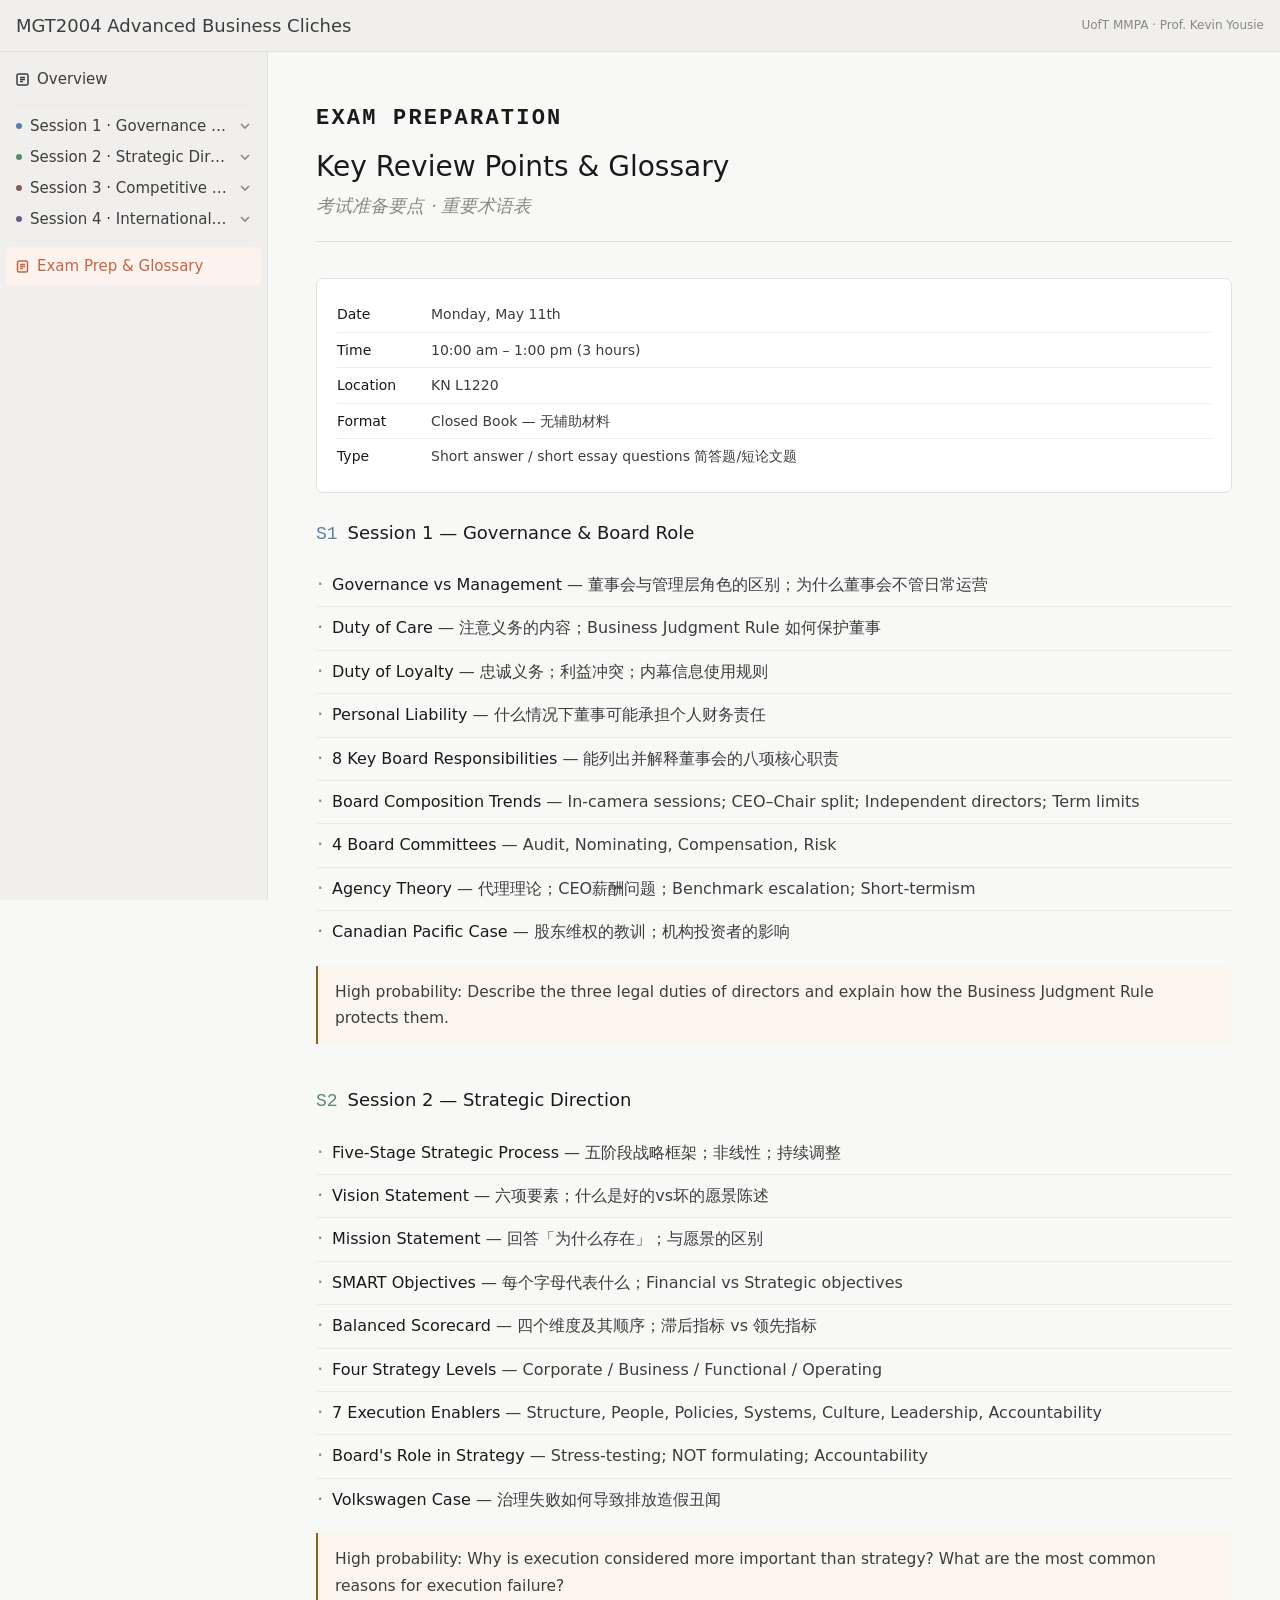
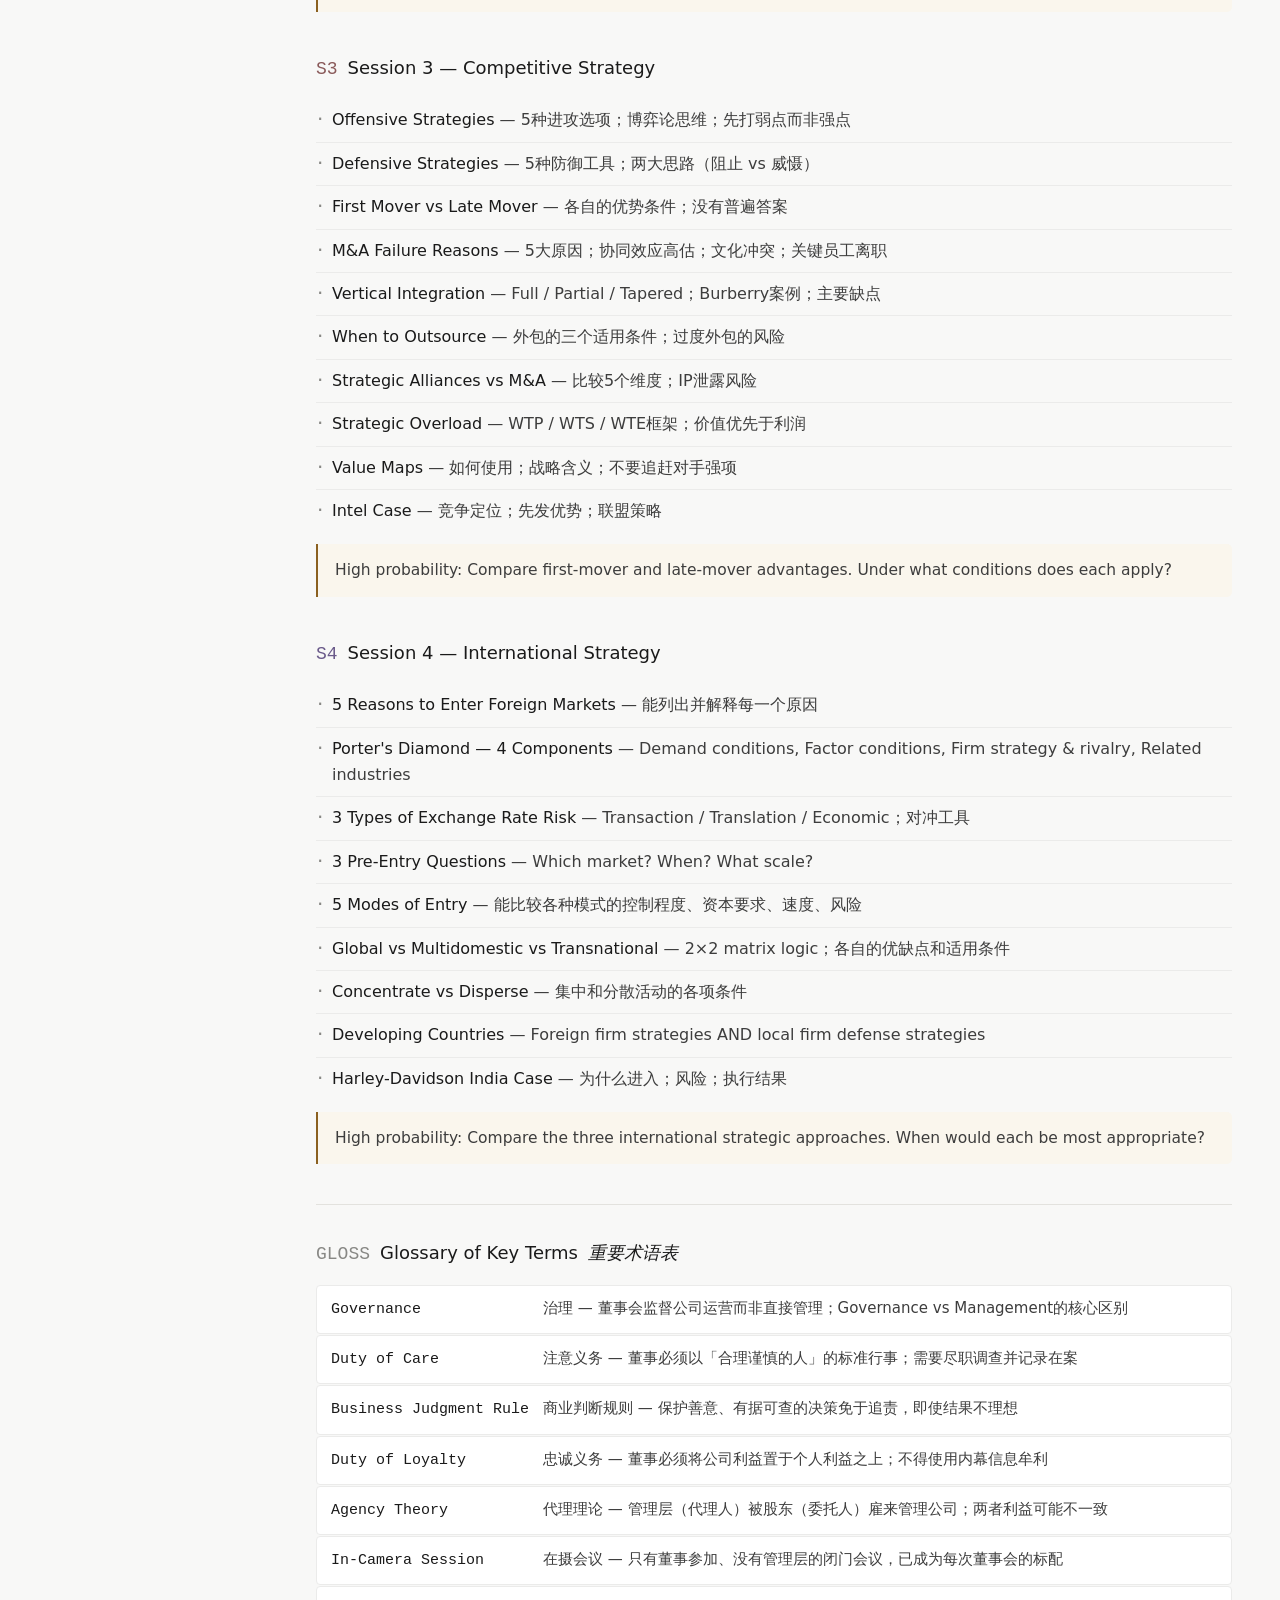
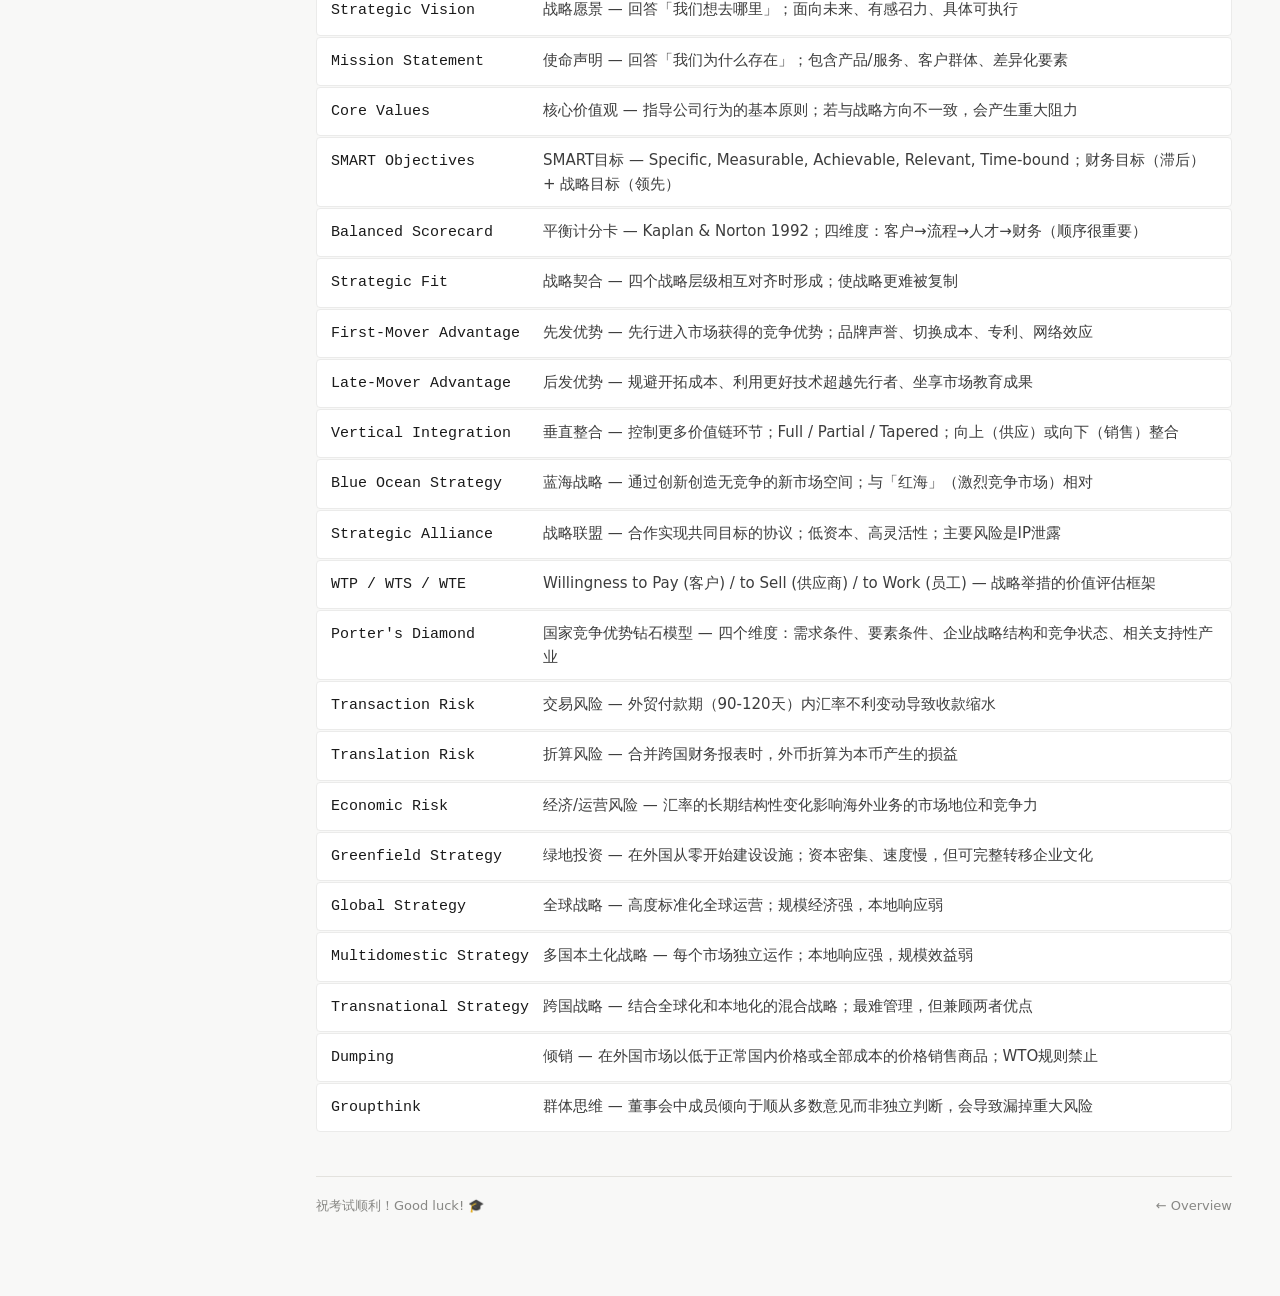
<file: exam.html>
<!DOCTYPE html>
<html lang="zh-CN">
<head>
<meta charset="UTF-8">
<meta name="viewport" content="width=device-width, initial-scale=1.0">
<title>Exam Prep · Glossary — MGT2004</title>
<link rel="stylesheet" href="style.css">
</head>
<body>
<div id="topbar" class="topbar"></div>
<div class="main">
<div class="content">

<div class="page-header">
  <div class="page-label">Exam Preparation</div>
  <div class="page-title">Key Review Points & Glossary</div>
  <div class="page-sub">考试准备要点 · 重要术语表</div>
</div>

<div class="exam-info-box">
  <div class="erow"><div class="elabel">Date</div><div class="eval">Monday, May 11th</div></div>
  <div class="erow"><div class="elabel">Time</div><div class="eval">10:00 am – 1:00 pm (3 hours)</div></div>
  <div class="erow"><div class="elabel">Location</div><div class="eval">KN L1220</div></div>
  <div class="erow"><div class="elabel">Format</div><div class="eval">Closed Book — 无辅助材料</div></div>
  <div class="erow"><div class="elabel">Type</div><div class="eval">Short answer / short essay questions 简答题/短论文题</div></div>
</div>

<!-- S1 Review -->
<div class="section" id="exam-s1">
  <div class="section-title">
    <span class="sec-num" style="color:var(--s1);">S1</span>
    <span>Session 1 — Governance & Board Role</span>
  </div>
  <ul class="nl">
    <li><strong>Governance vs Management</strong> — 董事会与管理层角色的区别；为什么董事会不管日常运营</li>
    <li><strong>Duty of Care</strong> — 注意义务的内容；Business Judgment Rule 如何保护董事</li>
    <li><strong>Duty of Loyalty</strong> — 忠诚义务；利益冲突；内幕信息使用规则</li>
    <li><strong>Personal Liability</strong> — 什么情况下董事可能承担个人财务责任</li>
    <li><strong>8 Key Board Responsibilities</strong> — 能列出并解释董事会的八项核心职责</li>
    <li><strong>Board Composition Trends</strong> — In-camera sessions; CEO–Chair split; Independent directors; Term limits</li>
    <li><strong>4 Board Committees</strong> — Audit, Nominating, Compensation, Risk</li>
    <li><strong>Agency Theory</strong> — 代理理论；CEO薪酬问题；Benchmark escalation; Short-termism</li>
    <li><strong>Canadian Pacific Case</strong> — 股东维权的教训；机构投资者的影响</li>
  </ul>
  <div class="callout key">High probability: Describe the three legal duties of directors and explain how the Business Judgment Rule protects them.</div>
</div>

<!-- S2 Review -->
<div class="section" id="exam-s2">
  <div class="section-title">
    <span class="sec-num" style="color:var(--s2);">S2</span>
    <span>Session 2 — Strategic Direction</span>
  </div>
  <ul class="nl">
    <li><strong>Five-Stage Strategic Process</strong> — 五阶段战略框架；非线性；持续调整</li>
    <li><strong>Vision Statement</strong> — 六项要素；什么是好的vs坏的愿景陈述</li>
    <li><strong>Mission Statement</strong> — 回答「为什么存在」；与愿景的区别</li>
    <li><strong>SMART Objectives</strong> — 每个字母代表什么；Financial vs Strategic objectives</li>
    <li><strong>Balanced Scorecard</strong> — 四个维度及其顺序；滞后指标 vs 领先指标</li>
    <li><strong>Four Strategy Levels</strong> — Corporate / Business / Functional / Operating</li>
    <li><strong>7 Execution Enablers</strong> — Structure, People, Policies, Systems, Culture, Leadership, Accountability</li>
    <li><strong>Board's Role in Strategy</strong> — Stress-testing; NOT formulating; Accountability</li>
    <li><strong>Volkswagen Case</strong> — 治理失败如何导致排放造假丑闻</li>
  </ul>
  <div class="callout key">High probability: Why is execution considered more important than strategy? What are the most common reasons for execution failure?</div>
</div>

<!-- S3 Review -->
<div class="section" id="exam-s3">
  <div class="section-title">
    <span class="sec-num" style="color:var(--s3);">S3</span>
    <span>Session 3 — Competitive Strategy</span>
  </div>
  <ul class="nl">
    <li><strong>Offensive Strategies</strong> — 5种进攻选项；博弈论思维；先打弱点而非强点</li>
    <li><strong>Defensive Strategies</strong> — 5种防御工具；两大思路（阻止 vs 威慑）</li>
    <li><strong>First Mover vs Late Mover</strong> — 各自的优势条件；没有普遍答案</li>
    <li><strong>M&amp;A Failure Reasons</strong> — 5大原因；协同效应高估；文化冲突；关键员工离职</li>
    <li><strong>Vertical Integration</strong> — Full / Partial / Tapered；Burberry案例；主要缺点</li>
    <li><strong>When to Outsource</strong> — 外包的三个适用条件；过度外包的风险</li>
    <li><strong>Strategic Alliances vs M&amp;A</strong> — 比较5个维度；IP泄露风险</li>
    <li><strong>Strategic Overload</strong> — WTP / WTS / WTE框架；价值优先于利润</li>
    <li><strong>Value Maps</strong> — 如何使用；战略含义；不要追赶对手强项</li>
    <li><strong>Intel Case</strong> — 竞争定位；先发优势；联盟策略</li>
  </ul>
  <div class="callout key">High probability: Compare first-mover and late-mover advantages. Under what conditions does each apply?</div>
</div>

<!-- S4 Review -->
<div class="section" id="exam-s4">
  <div class="section-title">
    <span class="sec-num" style="color:var(--s4);">S4</span>
    <span>Session 4 — International Strategy</span>
  </div>
  <ul class="nl">
    <li><strong>5 Reasons to Enter Foreign Markets</strong> — 能列出并解释每一个原因</li>
    <li><strong>Porter's Diamond — 4 Components</strong> — Demand conditions, Factor conditions, Firm strategy &amp; rivalry, Related industries</li>
    <li><strong>3 Types of Exchange Rate Risk</strong> — Transaction / Translation / Economic；对冲工具</li>
    <li><strong>3 Pre-Entry Questions</strong> — Which market? When? What scale?</li>
    <li><strong>5 Modes of Entry</strong> — 能比较各种模式的控制程度、资本要求、速度、风险</li>
    <li><strong>Global vs Multidomestic vs Transnational</strong> — 2×2 matrix logic；各自的优缺点和适用条件</li>
    <li><strong>Concentrate vs Disperse</strong> — 集中和分散活动的各项条件</li>
    <li><strong>Developing Countries</strong> — Foreign firm strategies AND local firm defense strategies</li>
    <li><strong>Harley-Davidson India Case</strong> — 为什么进入；风险；执行结果</li>
  </ul>
  <div class="callout key">High probability: Compare the three international strategic approaches. When would each be most appropriate?</div>
</div>

<hr class="divider">

<!-- Glossary -->
<div class="section" id="glossary">
  <div class="section-title">
    <span class="sec-num">GLOSS</span>
    <span>Glossary of Key Terms</span>
    <span class="sec-cn">重要术语表</span>
  </div>
  <div class="glossary">
    <div class="gi"><div class="gi-term">Governance</div><div class="gi-def">治理 — 董事会监督公司运营而非直接管理；Governance vs Management的核心区别</div></div>
    <div class="gi"><div class="gi-term">Duty of Care</div><div class="gi-def">注意义务 — 董事必须以「合理谨慎的人」的标准行事；需要尽职调查并记录在案</div></div>
    <div class="gi"><div class="gi-term">Business Judgment Rule</div><div class="gi-def">商业判断规则 — 保护善意、有据可查的决策免于追责，即使结果不理想</div></div>
    <div class="gi"><div class="gi-term">Duty of Loyalty</div><div class="gi-def">忠诚义务 — 董事必须将公司利益置于个人利益之上；不得使用内幕信息牟利</div></div>
    <div class="gi"><div class="gi-term">Agency Theory</div><div class="gi-def">代理理论 — 管理层（代理人）被股东（委托人）雇来管理公司；两者利益可能不一致</div></div>
    <div class="gi"><div class="gi-term">In-Camera Session</div><div class="gi-def">在摄会议 — 只有董事参加、没有管理层的闭门会议，已成为每次董事会的标配</div></div>
    <div class="gi"><div class="gi-term">Strategic Vision</div><div class="gi-def">战略愿景 — 回答「我们想去哪里」；面向未来、有感召力、具体可执行</div></div>
    <div class="gi"><div class="gi-term">Mission Statement</div><div class="gi-def">使命声明 — 回答「我们为什么存在」；包含产品/服务、客户群体、差异化要素</div></div>
    <div class="gi"><div class="gi-term">Core Values</div><div class="gi-def">核心价值观 — 指导公司行为的基本原则；若与战略方向不一致，会产生重大阻力</div></div>
    <div class="gi"><div class="gi-term">SMART Objectives</div><div class="gi-def">SMART目标 — Specific, Measurable, Achievable, Relevant, Time-bound；财务目标（滞后）+ 战略目标（领先）</div></div>
    <div class="gi"><div class="gi-term">Balanced Scorecard</div><div class="gi-def">平衡计分卡 — Kaplan & Norton 1992；四维度：客户→流程→人才→财务（顺序很重要）</div></div>
    <div class="gi"><div class="gi-term">Strategic Fit</div><div class="gi-def">战略契合 — 四个战略层级相互对齐时形成；使战略更难被复制</div></div>
    <div class="gi"><div class="gi-term">First-Mover Advantage</div><div class="gi-def">先发优势 — 先行进入市场获得的竞争优势；品牌声誉、切换成本、专利、网络效应</div></div>
    <div class="gi"><div class="gi-term">Late-Mover Advantage</div><div class="gi-def">后发优势 — 规避开拓成本、利用更好技术超越先行者、坐享市场教育成果</div></div>
    <div class="gi"><div class="gi-term">Vertical Integration</div><div class="gi-def">垂直整合 — 控制更多价值链环节；Full / Partial / Tapered；向上（供应）或向下（销售）整合</div></div>
    <div class="gi"><div class="gi-term">Blue Ocean Strategy</div><div class="gi-def">蓝海战略 — 通过创新创造无竞争的新市场空间；与「红海」（激烈竞争市场）相对</div></div>
    <div class="gi"><div class="gi-term">Strategic Alliance</div><div class="gi-def">战略联盟 — 合作实现共同目标的协议；低资本、高灵活性；主要风险是IP泄露</div></div>
    <div class="gi"><div class="gi-term">WTP / WTS / WTE</div><div class="gi-def">Willingness to Pay (客户) / to Sell (供应商) / to Work (员工) — 战略举措的价值评估框架</div></div>
    <div class="gi"><div class="gi-term">Porter's Diamond</div><div class="gi-def">国家竞争优势钻石模型 — 四个维度：需求条件、要素条件、企业战略结构和竞争状态、相关支持性产业</div></div>
    <div class="gi"><div class="gi-term">Transaction Risk</div><div class="gi-def">交易风险 — 外贸付款期（90-120天）内汇率不利变动导致收款缩水</div></div>
    <div class="gi"><div class="gi-term">Translation Risk</div><div class="gi-def">折算风险 — 合并跨国财务报表时，外币折算为本币产生的损益</div></div>
    <div class="gi"><div class="gi-term">Economic Risk</div><div class="gi-def">经济/运营风险 — 汇率的长期结构性变化影响海外业务的市场地位和竞争力</div></div>
    <div class="gi"><div class="gi-term">Greenfield Strategy</div><div class="gi-def">绿地投资 — 在外国从零开始建设设施；资本密集、速度慢，但可完整转移企业文化</div></div>
    <div class="gi"><div class="gi-term">Global Strategy</div><div class="gi-def">全球战略 — 高度标准化全球运营；规模经济强，本地响应弱</div></div>
    <div class="gi"><div class="gi-term">Multidomestic Strategy</div><div class="gi-def">多国本土化战略 — 每个市场独立运作；本地响应强，规模效益弱</div></div>
    <div class="gi"><div class="gi-term">Transnational Strategy</div><div class="gi-def">跨国战略 — 结合全球化和本地化的混合战略；最难管理，但兼顾两者优点</div></div>
    <div class="gi"><div class="gi-term">Dumping</div><div class="gi-def">倾销 — 在外国市场以低于正常国内价格或全部成本的价格销售商品；WTO规则禁止</div></div>
    <div class="gi"><div class="gi-term">Groupthink</div><div class="gi-def">群体思维 — 董事会中成员倾向于顺从多数意见而非独立判断，会导致漏掉重大风险</div></div>
  </div>
</div>

<div class="page-footer">
  <span>祝考试顺利！Good luck! 🎓</span>
  <a href="index.html">← Overview</a>
</div>

</div>
</div>
<script src="nav.js"></script>
<script>buildSidebar('exam.html');</script>
</body>
</html>
</file>
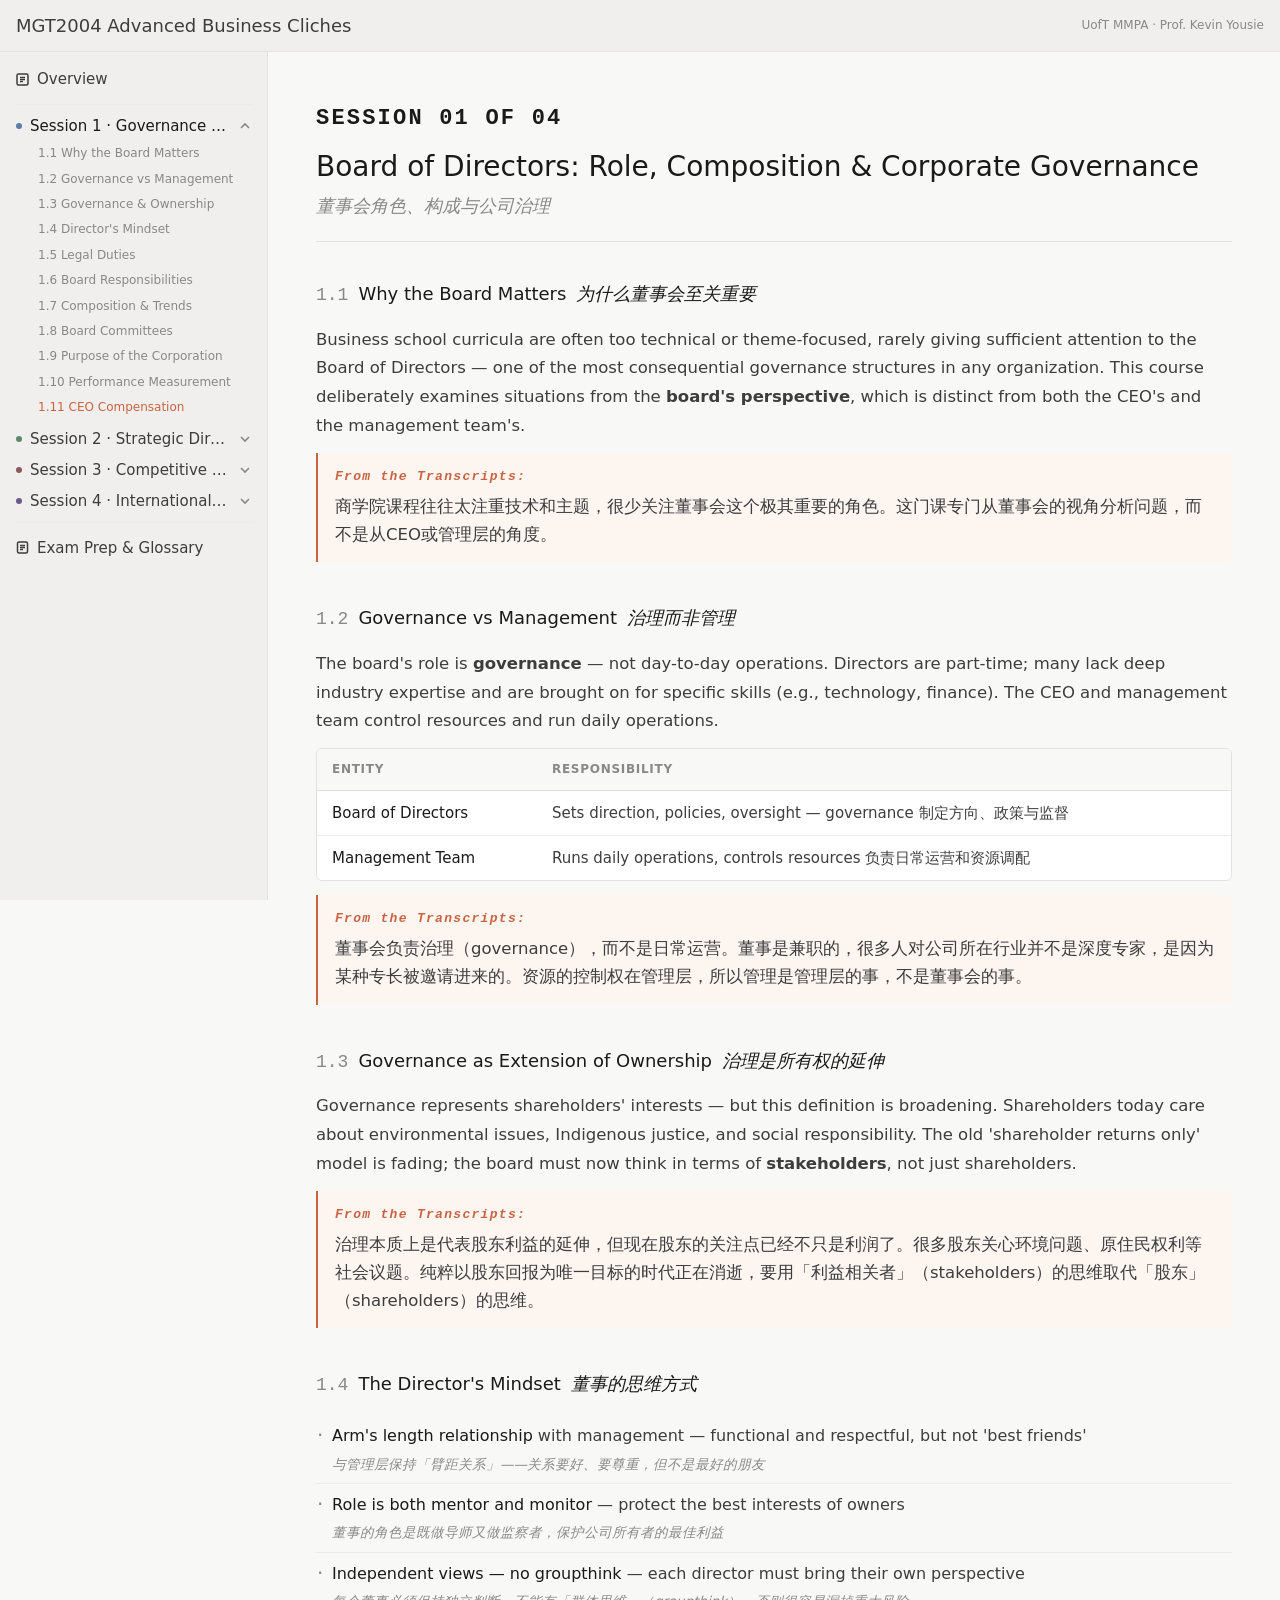
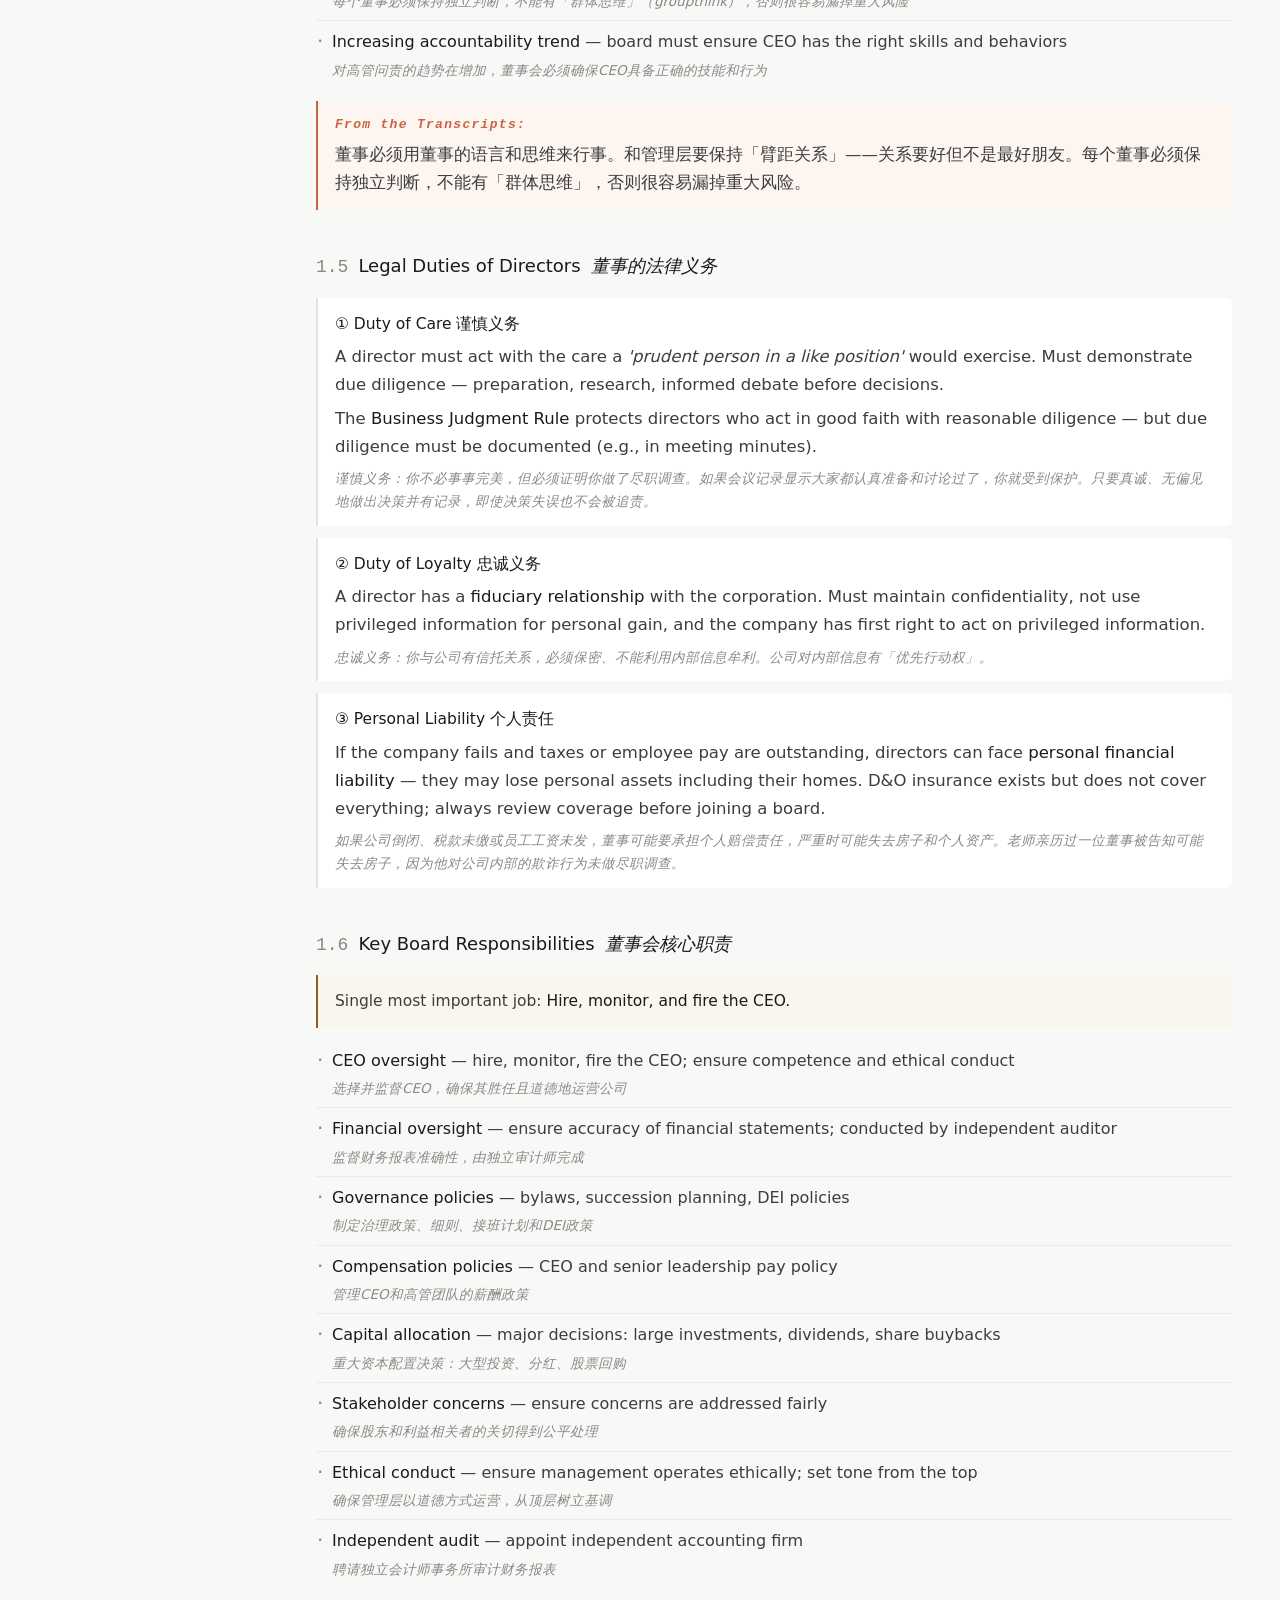
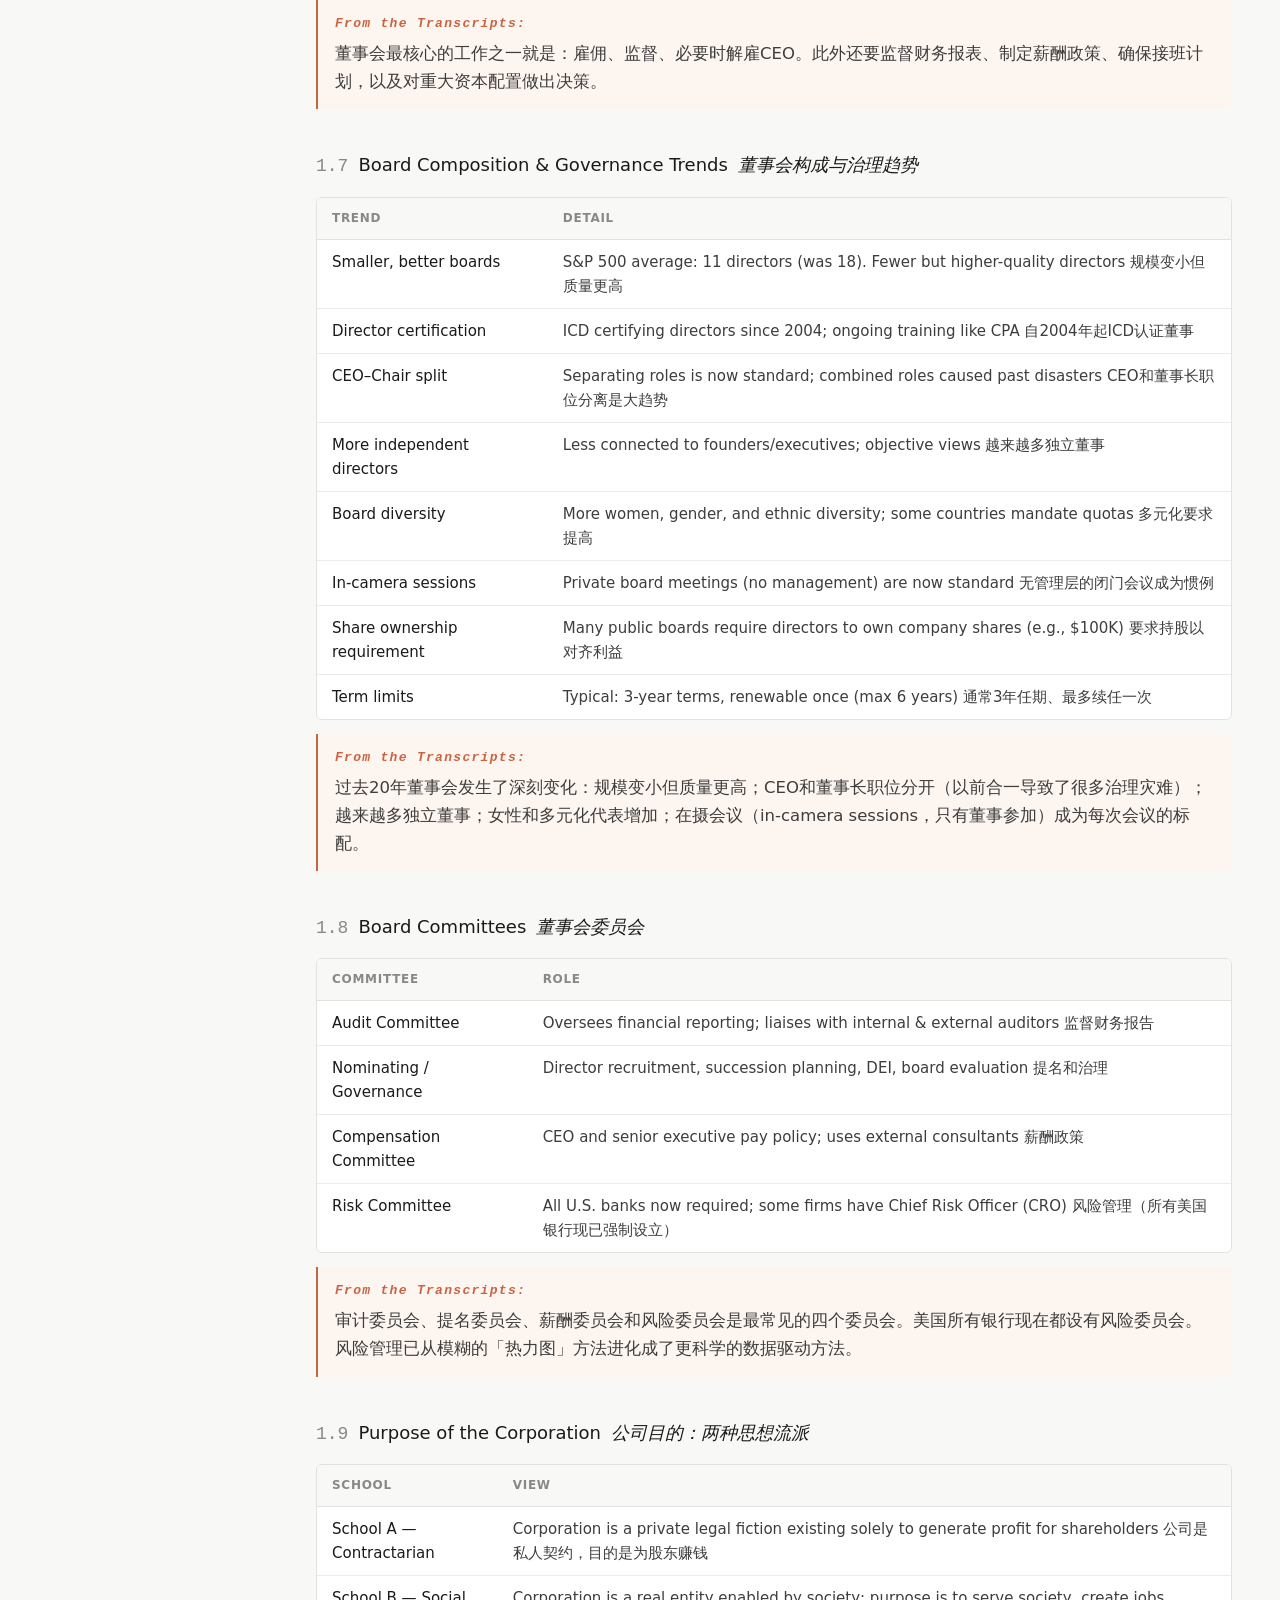
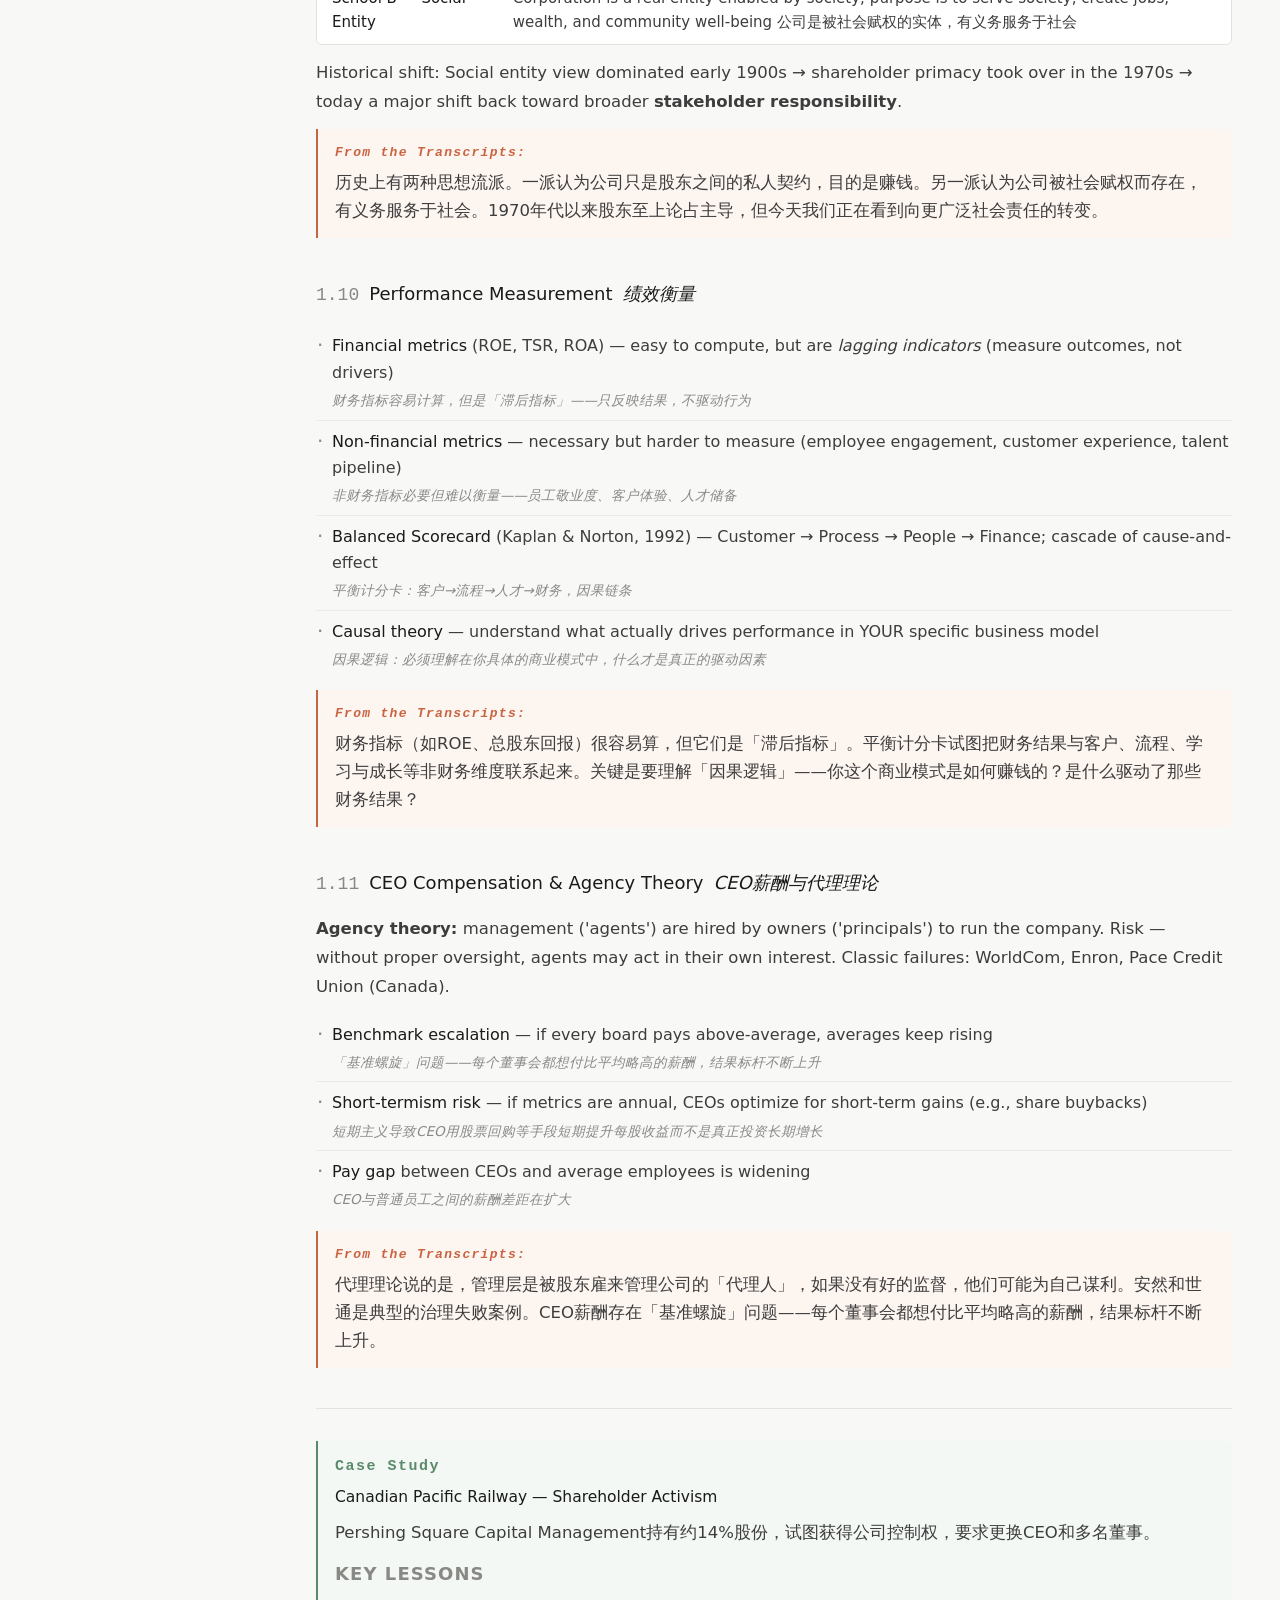
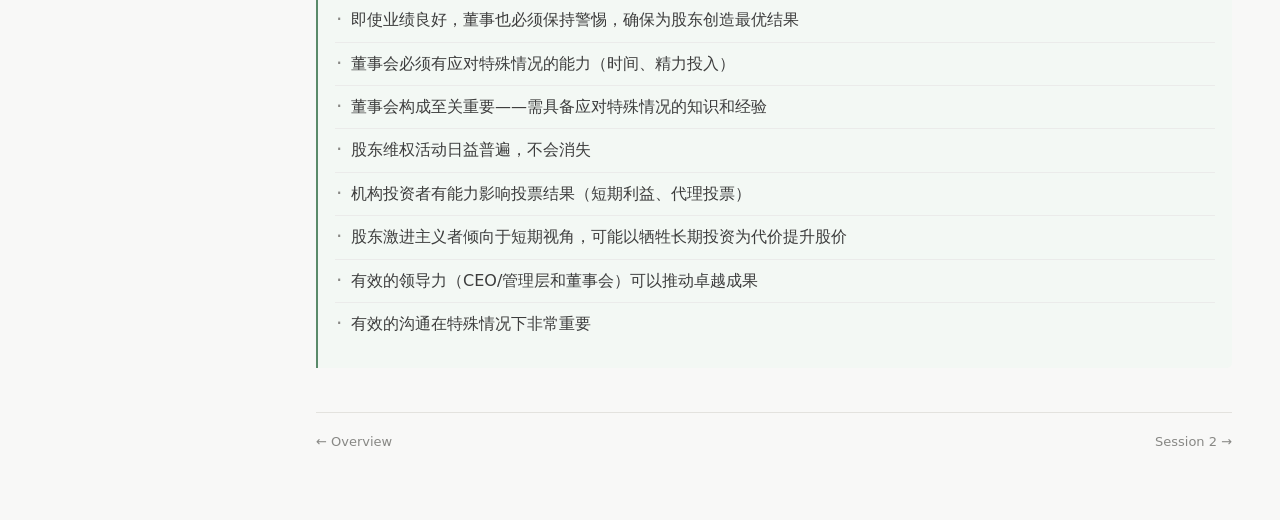
<file: session1.html>
<!DOCTYPE html>
<html lang="zh-CN">
<head>
<meta charset="UTF-8">
<meta name="viewport" content="width=device-width, initial-scale=1.0">
<title>Session 1 · Governance — MGT2004</title>
<link rel="stylesheet" href="style.css">
</head>
<body>
<div id="topbar" class="topbar"></div>
<div class="main">
<div class="content">

<div class="page-header">
  <div class="page-label">Session 01 of 04</div>
  <div class="page-title">Board of Directors: Role, Composition & Corporate Governance</div>
  <div class="page-sub">董事会角色、构成与公司治理</div>
</div>

<!-- 1.1 -->
<div class="section" id="s1-1">
  <div class="section-title">
    <span class="sec-num">1.1</span>
    <span>Why the Board Matters</span>
    <span class="sec-cn">为什么董事会至关重要</span>
  </div>
  <p>Business school curricula are often too technical or theme-focused, rarely giving sufficient attention to the Board of Directors — one of the most consequential governance structures in any organization. This course deliberately examines situations from the <strong>board's perspective</strong>, which is distinct from both the CEO's and the management team's.</p>
  <div class="callout teacher">
    <p>商学院课程往往太注重技术和主题，很少关注董事会这个极其重要的角色。这门课专门从董事会的视角分析问题，而不是从CEO或管理层的角度。</p>
  </div>
</div>

<!-- 1.2 -->
<div class="section" id="s1-2">
  <div class="section-title">
    <span class="sec-num">1.2</span>
    <span>Governance vs Management</span>
    <span class="sec-cn">治理而非管理</span>
  </div>
  <p>The board's role is <strong>governance</strong> — not day-to-day operations. Directors are part-time; many lack deep industry expertise and are brought on for specific skills (e.g., technology, finance). The CEO and management team control resources and run daily operations.</p>
  <div class="tbl-wrap">
    <table>
      <thead><tr><th>Entity</th><th>Responsibility</th></tr></thead>
      <tbody>
        <tr><td>Board of Directors</td><td>Sets direction, policies, oversight — governance 制定方向、政策与监督</td></tr>
        <tr><td>Management Team</td><td>Runs daily operations, controls resources 负责日常运营和资源调配</td></tr>
      </tbody>
    </table>
  </div>
  <div class="callout teacher">
    <p>董事会负责治理（governance），而不是日常运营。董事是兼职的，很多人对公司所在行业并不是深度专家，是因为某种专长被邀请进来的。资源的控制权在管理层，所以管理是管理层的事，不是董事会的事。</p>
  </div>
</div>

<!-- 1.3 -->
<div class="section" id="s1-3">
  <div class="section-title">
    <span class="sec-num">1.3</span>
    <span>Governance as Extension of Ownership</span>
    <span class="sec-cn">治理是所有权的延伸</span>
  </div>
  <p>Governance represents shareholders' interests — but this definition is broadening. Shareholders today care about environmental issues, Indigenous justice, and social responsibility. The old 'shareholder returns only' model is fading; the board must now think in terms of <strong>stakeholders</strong>, not just shareholders.</p>
  <div class="callout teacher">
    <p>治理本质上是代表股东利益的延伸，但现在股东的关注点已经不只是利润了。很多股东关心环境问题、原住民权利等社会议题。纯粹以股东回报为唯一目标的时代正在消逝，要用「利益相关者」（stakeholders）的思维取代「股东」（shareholders）的思维。</p>
  </div>
</div>

<!-- 1.4 -->
<div class="section" id="s1-4">
  <div class="section-title">
    <span class="sec-num">1.4</span>
    <span>The Director's Mindset</span>
    <span class="sec-cn">董事的思维方式</span>
  </div>
  <ul class="nl">
    <li><strong>Arm's length relationship</strong> with management — functional and respectful, but not 'best friends'
      <span class="cn-sub">与管理层保持「臂距关系」——关系要好、要尊重，但不是最好的朋友</span></li>
    <li><strong>Role is both mentor and monitor</strong> — protect the best interests of owners
      <span class="cn-sub">董事的角色是既做导师又做监察者，保护公司所有者的最佳利益</span></li>
    <li><strong>Independent views — no groupthink</strong> — each director must bring their own perspective
      <span class="cn-sub">每个董事必须保持独立判断，不能有「群体思维」（groupthink），否则很容易漏掉重大风险</span></li>
    <li><strong>Increasing accountability trend</strong> — board must ensure CEO has the right skills and behaviors
      <span class="cn-sub">对高管问责的趋势在增加，董事会必须确保CEO具备正确的技能和行为</span></li>
  </ul>
  <div class="callout teacher">
    <p>董事必须用董事的语言和思维来行事。和管理层要保持「臂距关系」——关系要好但不是最好朋友。每个董事必须保持独立判断，不能有「群体思维」，否则很容易漏掉重大风险。</p>
  </div>
</div>

<!-- 1.5 -->
<div class="section" id="s1-5">
  <div class="section-title">
    <span class="sec-num">1.5</span>
    <span>Legal Duties of Directors</span>
    <span class="sec-cn">董事的法律义务</span>
  </div>

  <div class="callout">
    <div class="callout-title" style="font-weight:500;color:var(--text);margin-bottom:6px;">① Duty of Care 谨慎义务</div>
    <p>A director must act with the care a <em>'prudent person in a like position'</em> would exercise. Must demonstrate due diligence — preparation, research, informed debate before decisions.</p>
    <p>The <strong>Business Judgment Rule</strong> protects directors who act in good faith with reasonable diligence — but due diligence must be documented (e.g., in meeting minutes).</p>
    <span class="cn-sub">谨慎义务：你不必事事完美，但必须证明你做了尽职调查。如果会议记录显示大家都认真准备和讨论过了，你就受到保护。只要真诚、无偏见地做出决策并有记录，即使决策失误也不会被追责。</span>
  </div>

  <div class="callout" style="margin-top:8px;">
    <div style="font-weight:500;color:var(--text);margin-bottom:6px;">② Duty of Loyalty 忠诚义务</div>
    <p>A director has a <strong>fiduciary relationship</strong> with the corporation. Must maintain confidentiality, not use privileged information for personal gain, and the company has first right to act on privileged information.</p>
    <span class="cn-sub">忠诚义务：你与公司有信托关系，必须保密、不能利用内部信息牟利。公司对内部信息有「优先行动权」。</span>
  </div>

  <div class="callout" style="margin-top:8px;">
    <div style="font-weight:500;color:var(--text);margin-bottom:6px;">③ Personal Liability 个人责任</div>
    <p>If the company fails and taxes or employee pay are outstanding, directors can face <strong>personal financial liability</strong> — they may lose personal assets including their homes. D&amp;O insurance exists but does not cover everything; always review coverage before joining a board.</p>
    <span class="cn-sub">如果公司倒闭、税款未缴或员工工资未发，董事可能要承担个人赔偿责任，严重时可能失去房子和个人资产。老师亲历过一位董事被告知可能失去房子，因为他对公司内部的欺诈行为未做尽职调查。</span>
  </div>
</div>

<!-- 1.6 -->
<div class="section" id="s1-6">
  <div class="section-title">
    <span class="sec-num">1.6</span>
    <span>Key Board Responsibilities</span>
    <span class="sec-cn">董事会核心职责</span>
  </div>
  <div class="callout key">Single most important job: <strong>Hire, monitor, and fire the CEO.</strong></div>
  <ul class="nl">
    <li><strong>CEO oversight</strong> — hire, monitor, fire the CEO; ensure competence and ethical conduct <span class="cn-sub">选择并监督CEO，确保其胜任且道德地运营公司</span></li>
    <li><strong>Financial oversight</strong> — ensure accuracy of financial statements; conducted by independent auditor <span class="cn-sub">监督财务报表准确性，由独立审计师完成</span></li>
    <li><strong>Governance policies</strong> — bylaws, succession planning, DEI policies <span class="cn-sub">制定治理政策、细则、接班计划和DEI政策</span></li>
    <li><strong>Compensation policies</strong> — CEO and senior leadership pay policy <span class="cn-sub">管理CEO和高管团队的薪酬政策</span></li>
    <li><strong>Capital allocation</strong> — major decisions: large investments, dividends, share buybacks <span class="cn-sub">重大资本配置决策：大型投资、分红、股票回购</span></li>
    <li><strong>Stakeholder concerns</strong> — ensure concerns are addressed fairly <span class="cn-sub">确保股东和利益相关者的关切得到公平处理</span></li>
    <li><strong>Ethical conduct</strong> — ensure management operates ethically; set tone from the top <span class="cn-sub">确保管理层以道德方式运营，从顶层树立基调</span></li>
    <li><strong>Independent audit</strong> — appoint independent accounting firm <span class="cn-sub">聘请独立会计师事务所审计财务报表</span></li>
  </ul>
  <div class="callout teacher">
    <p>董事会最核心的工作之一就是：雇佣、监督、必要时解雇CEO。此外还要监督财务报表、制定薪酬政策、确保接班计划，以及对重大资本配置做出决策。</p>
  </div>
</div>

<!-- 1.7 -->
<div class="section" id="s1-7">
  <div class="section-title">
    <span class="sec-num">1.7</span>
    <span>Board Composition & Governance Trends</span>
    <span class="sec-cn">董事会构成与治理趋势</span>
  </div>
  <div class="tbl-wrap">
    <table>
      <thead><tr><th>Trend</th><th>Detail</th></tr></thead>
      <tbody>
        <tr><td>Smaller, better boards</td><td>S&amp;P 500 average: 11 directors (was 18). Fewer but higher-quality directors 规模变小但质量更高</td></tr>
        <tr><td>Director certification</td><td>ICD certifying directors since 2004; ongoing training like CPA 自2004年起ICD认证董事</td></tr>
        <tr><td>CEO–Chair split</td><td>Separating roles is now standard; combined roles caused past disasters CEO和董事长职位分离是大趋势</td></tr>
        <tr><td>More independent directors</td><td>Less connected to founders/executives; objective views 越来越多独立董事</td></tr>
        <tr><td>Board diversity</td><td>More women, gender, and ethnic diversity; some countries mandate quotas 多元化要求提高</td></tr>
        <tr><td>In-camera sessions</td><td>Private board meetings (no management) are now standard 无管理层的闭门会议成为惯例</td></tr>
        <tr><td>Share ownership requirement</td><td>Many public boards require directors to own company shares (e.g., $100K) 要求持股以对齐利益</td></tr>
        <tr><td>Term limits</td><td>Typical: 3-year terms, renewable once (max 6 years) 通常3年任期、最多续任一次</td></tr>
      </tbody>
    </table>
  </div>
  <div class="callout teacher">
    <p>过去20年董事会发生了深刻变化：规模变小但质量更高；CEO和董事长职位分开（以前合一导致了很多治理灾难）；越来越多独立董事；女性和多元化代表增加；在摄会议（in-camera sessions，只有董事参加）成为每次会议的标配。</p>
  </div>
</div>

<!-- 1.8 -->
<div class="section" id="s1-8">
  <div class="section-title">
    <span class="sec-num">1.8</span>
    <span>Board Committees</span>
    <span class="sec-cn">董事会委员会</span>
  </div>
  <div class="tbl-wrap">
    <table>
      <thead><tr><th>Committee</th><th>Role</th></tr></thead>
      <tbody>
        <tr><td>Audit Committee</td><td>Oversees financial reporting; liaises with internal &amp; external auditors 监督财务报告</td></tr>
        <tr><td>Nominating / Governance</td><td>Director recruitment, succession planning, DEI, board evaluation 提名和治理</td></tr>
        <tr><td>Compensation Committee</td><td>CEO and senior executive pay policy; uses external consultants 薪酬政策</td></tr>
        <tr><td>Risk Committee</td><td>All U.S. banks now required; some firms have Chief Risk Officer (CRO) 风险管理（所有美国银行现已强制设立）</td></tr>
      </tbody>
    </table>
  </div>
  <div class="callout teacher">
    <p>审计委员会、提名委员会、薪酬委员会和风险委员会是最常见的四个委员会。美国所有银行现在都设有风险委员会。风险管理已从模糊的「热力图」方法进化成了更科学的数据驱动方法。</p>
  </div>
</div>

<!-- 1.9 -->
<div class="section" id="s1-9">
  <div class="section-title">
    <span class="sec-num">1.9</span>
    <span>Purpose of the Corporation</span>
    <span class="sec-cn">公司目的：两种思想流派</span>
  </div>
  <div class="tbl-wrap">
    <table>
      <thead><tr><th>School</th><th>View</th></tr></thead>
      <tbody>
        <tr><td>School A — Contractarian</td><td>Corporation is a private legal fiction existing solely to generate profit for shareholders 公司是私人契约，目的是为股东赚钱</td></tr>
        <tr><td>School B — Social Entity</td><td>Corporation is a real entity enabled by society; purpose is to serve society, create jobs, wealth, and community well-being 公司是被社会赋权的实体，有义务服务于社会</td></tr>
      </tbody>
    </table>
  </div>
  <p>Historical shift: Social entity view dominated early 1900s → shareholder primacy took over in the 1970s → today a major shift back toward broader <strong>stakeholder responsibility</strong>.</p>
  <div class="callout teacher">
    <p>历史上有两种思想流派。一派认为公司只是股东之间的私人契约，目的是赚钱。另一派认为公司被社会赋权而存在，有义务服务于社会。1970年代以来股东至上论占主导，但今天我们正在看到向更广泛社会责任的转变。</p>
  </div>
</div>

<!-- 1.10 -->
<div class="section" id="s1-10">
  <div class="section-title">
    <span class="sec-num">1.10</span>
    <span>Performance Measurement</span>
    <span class="sec-cn">绩效衡量</span>
  </div>
  <ul class="nl">
    <li><strong>Financial metrics</strong> (ROE, TSR, ROA) — easy to compute, but are <em>lagging indicators</em> (measure outcomes, not drivers) <span class="cn-sub">财务指标容易计算，但是「滞后指标」——只反映结果，不驱动行为</span></li>
    <li><strong>Non-financial metrics</strong> — necessary but harder to measure (employee engagement, customer experience, talent pipeline) <span class="cn-sub">非财务指标必要但难以衡量——员工敬业度、客户体验、人才储备</span></li>
    <li><strong>Balanced Scorecard</strong> (Kaplan &amp; Norton, 1992) — Customer → Process → People → Finance; cascade of cause-and-effect <span class="cn-sub">平衡计分卡：客户→流程→人才→财务，因果链条</span></li>
    <li><strong>Causal theory</strong> — understand what actually drives performance in YOUR specific business model <span class="cn-sub">因果逻辑：必须理解在你具体的商业模式中，什么才是真正的驱动因素</span></li>
  </ul>
  <div class="callout teacher">
    <p>财务指标（如ROE、总股东回报）很容易算，但它们是「滞后指标」。平衡计分卡试图把财务结果与客户、流程、学习与成长等非财务维度联系起来。关键是要理解「因果逻辑」——你这个商业模式是如何赚钱的？是什么驱动了那些财务结果？</p>
  </div>
</div>

<!-- 1.11 -->
<div class="section" id="s1-11">
  <div class="section-title">
    <span class="sec-num">1.11</span>
    <span>CEO Compensation & Agency Theory</span>
    <span class="sec-cn">CEO薪酬与代理理论</span>
  </div>
  <p><strong>Agency theory:</strong> management ('agents') are hired by owners ('principals') to run the company. Risk — without proper oversight, agents may act in their own interest. Classic failures: WorldCom, Enron, Pace Credit Union (Canada).</p>
  <ul class="nl">
    <li><strong>Benchmark escalation</strong> — if every board pays above-average, averages keep rising <span class="cn-sub">「基准螺旋」问题——每个董事会都想付比平均略高的薪酬，结果标杆不断上升</span></li>
    <li><strong>Short-termism risk</strong> — if metrics are annual, CEOs optimize for short-term gains (e.g., share buybacks) <span class="cn-sub">短期主义导致CEO用股票回购等手段短期提升每股收益而不是真正投资长期增长</span></li>
    <li><strong>Pay gap</strong> between CEOs and average employees is widening <span class="cn-sub">CEO与普通员工之间的薪酬差距在扩大</span></li>
  </ul>
  <div class="callout teacher">
    <p>代理理论说的是，管理层是被股东雇来管理公司的「代理人」，如果没有好的监督，他们可能为自己谋利。安然和世通是典型的治理失败案例。CEO薪酬存在「基准螺旋」问题——每个董事会都想付比平均略高的薪酬，结果标杆不断上升。</p>
  </div>
</div>

<hr class="divider">

<div class="callout case">
  <div style="font-weight:500;color:var(--text);margin-bottom:8px;">Canadian Pacific Railway — Shareholder Activism</div>
  <p>Pershing Square Capital Management持有约14%股份，试图获得公司控制权，要求更换CEO和多名董事。</p>
  <h3 class="subsec" style="margin-top:12px;">Key Lessons</h3>
  <ul class="nl">
    <li>即使业绩良好，董事也必须保持警惕，确保为股东创造最优结果</li>
    <li>董事会必须有应对特殊情况的能力（时间、精力投入）</li>
    <li>董事会构成至关重要——需具备应对特殊情况的知识和经验</li>
    <li>股东维权活动日益普遍，不会消失</li>
    <li>机构投资者有能力影响投票结果（短期利益、代理投票）</li>
    <li>股东激进主义者倾向于短期视角，可能以牺牲长期投资为代价提升股价</li>
    <li>有效的领导力（CEO/管理层和董事会）可以推动卓越成果</li>
    <li>有效的沟通在特殊情况下非常重要</li>
  </ul>
</div>

<div class="page-footer">
  <a href="index.html">← Overview</a>
  <a href="session2.html">Session 2 →</a>
</div>

</div>
</div>
<script src="nav.js"></script>
<script>buildSidebar('session1.html');</script>
</body>
</html>
</file>
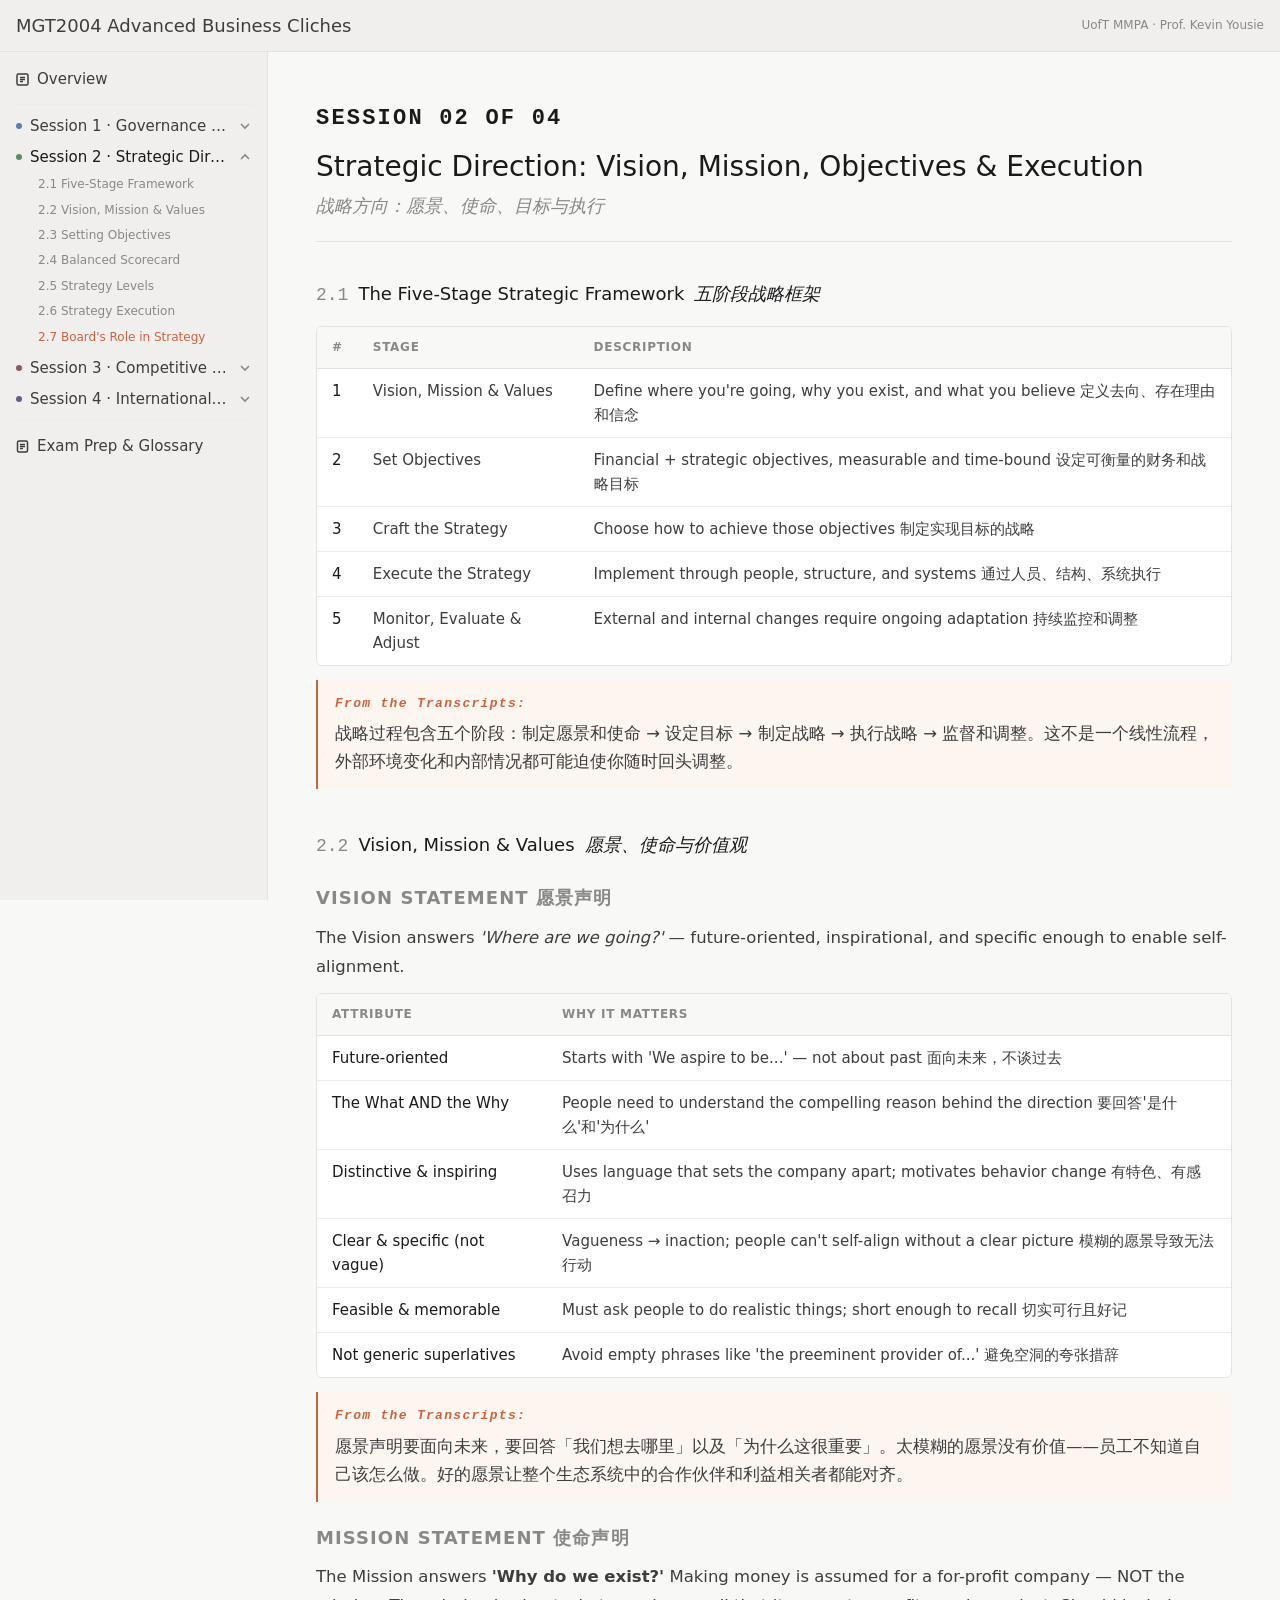
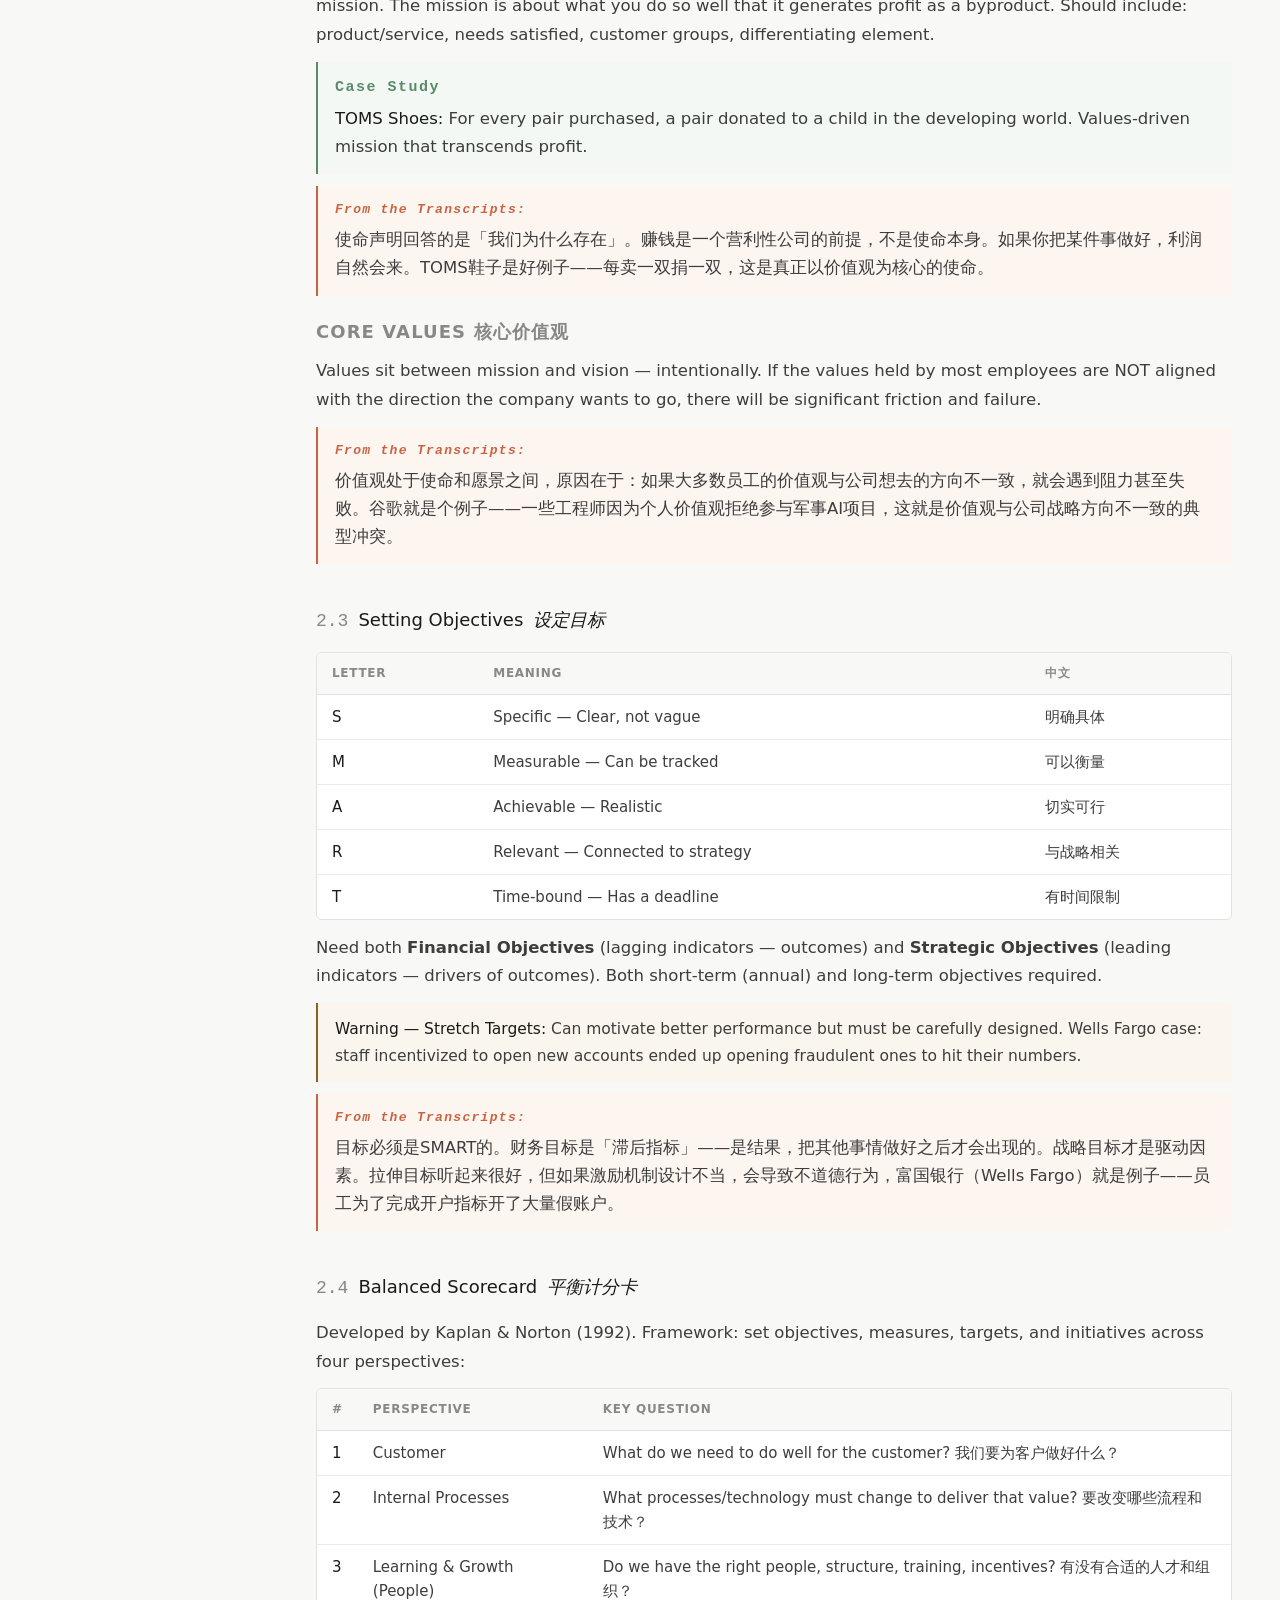
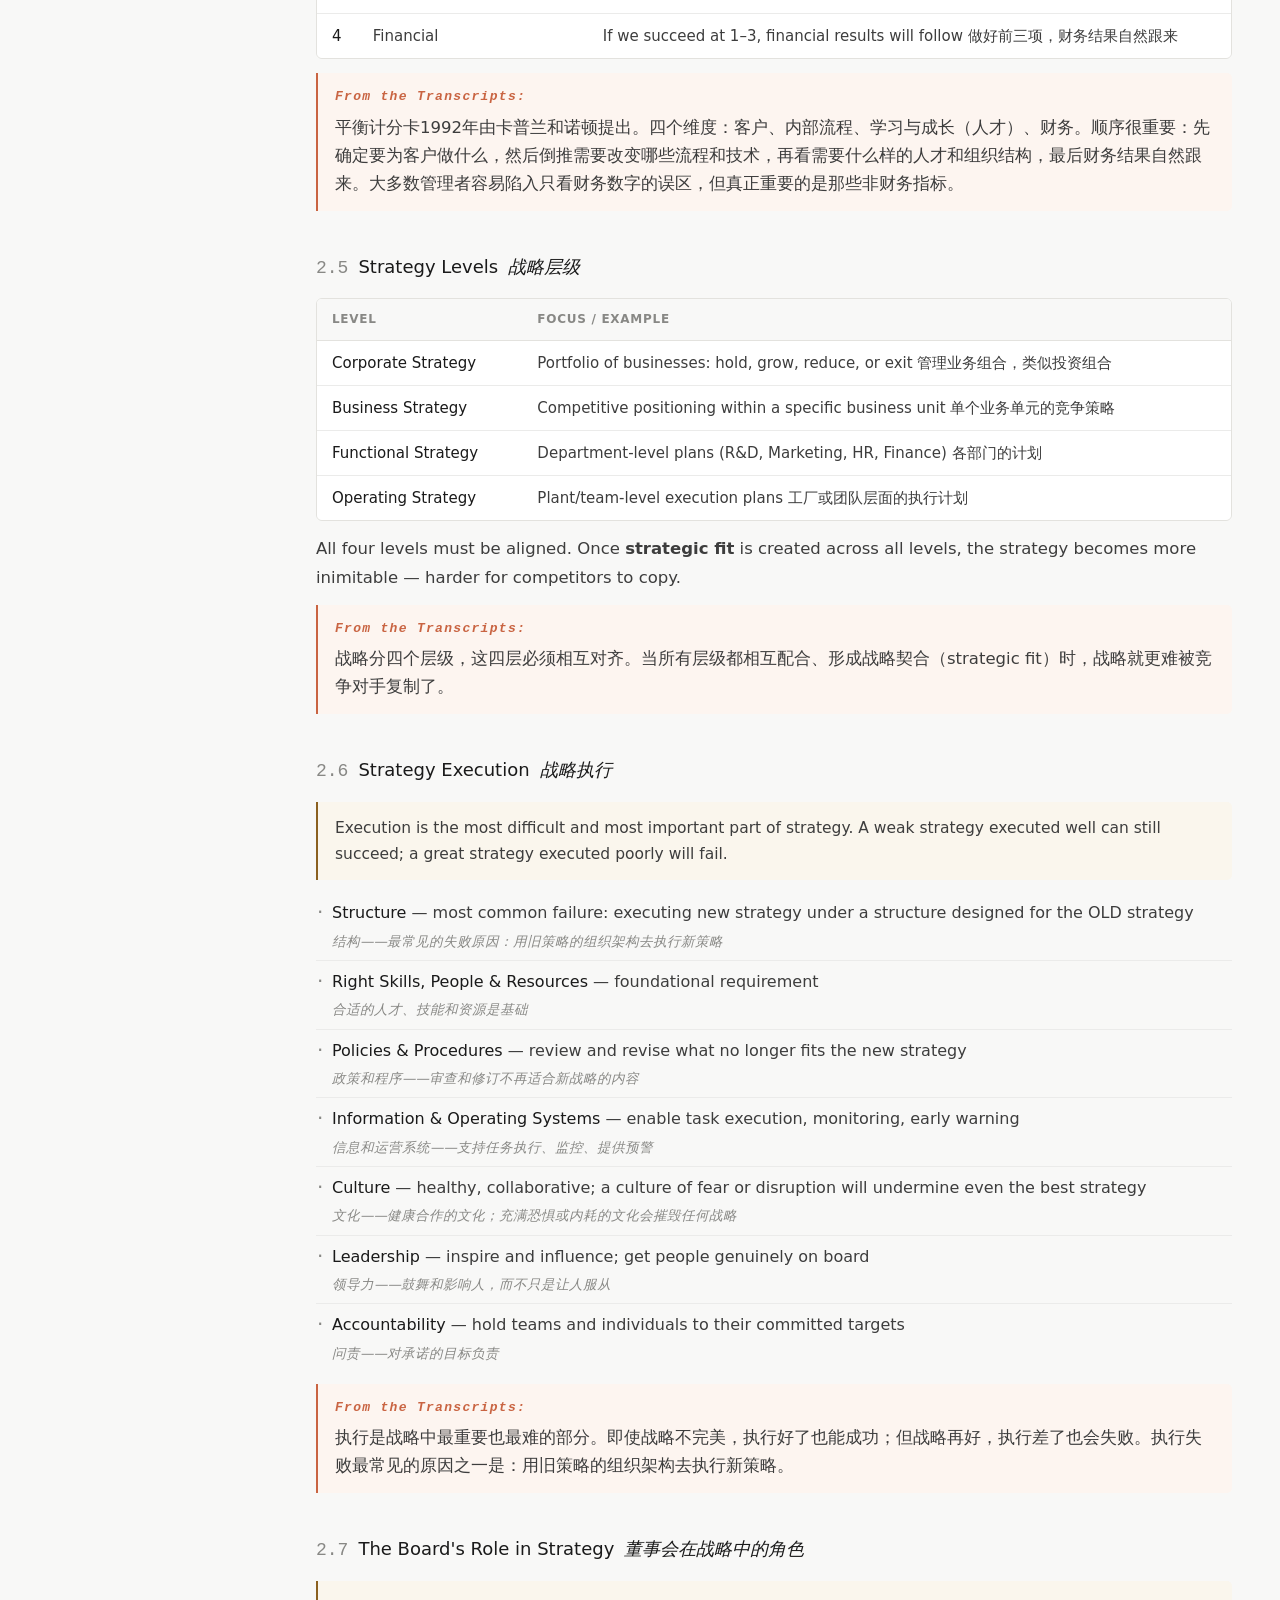
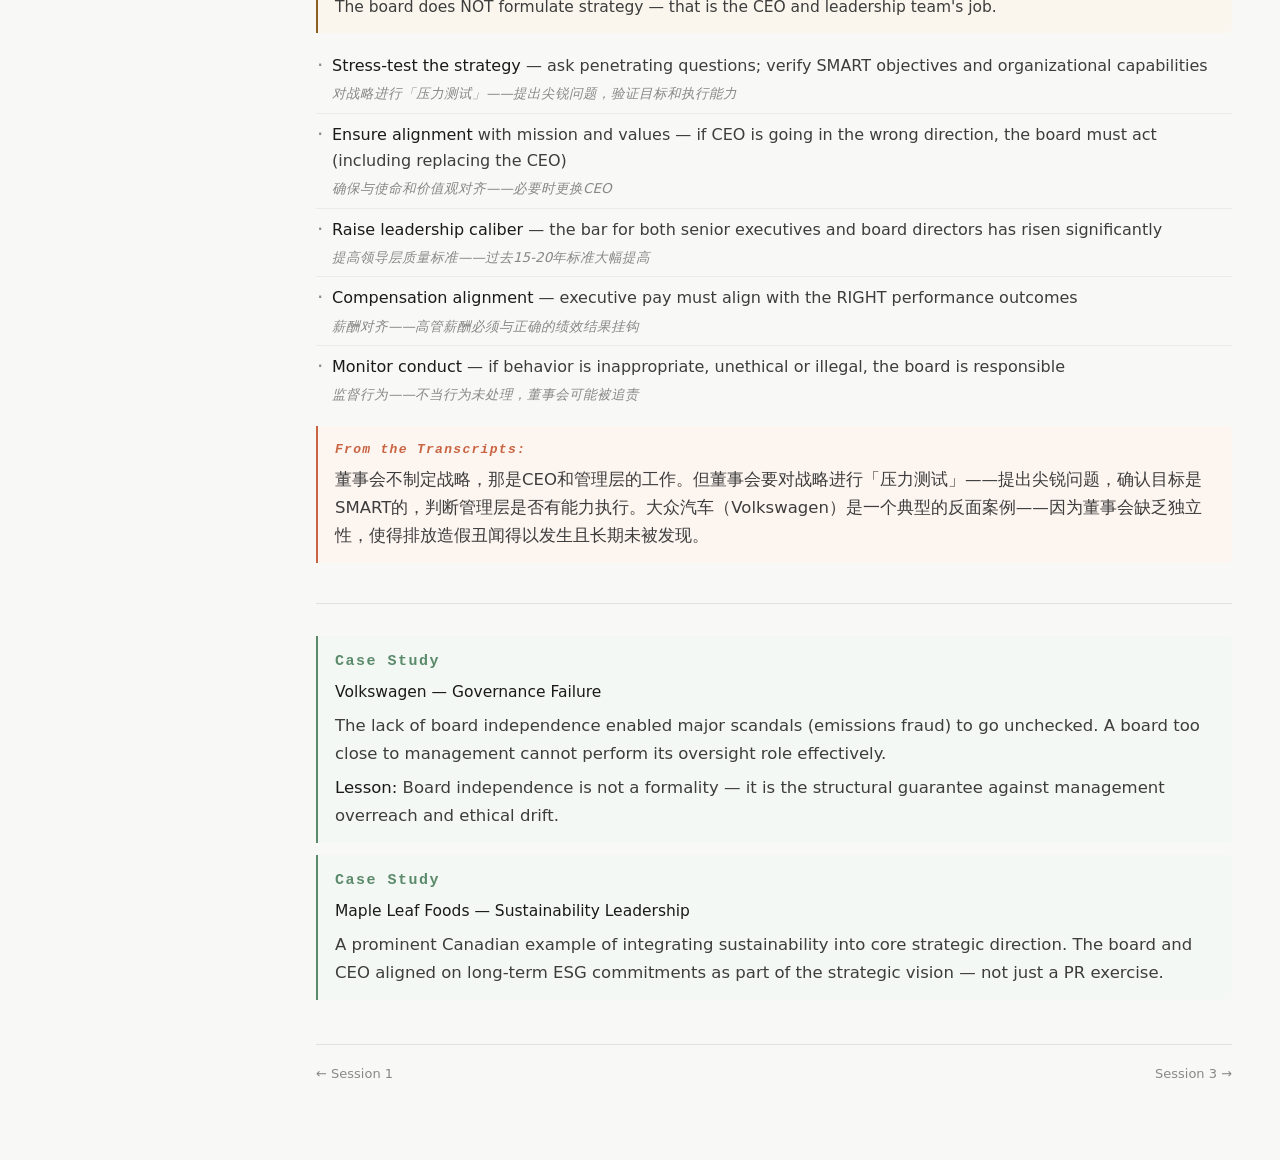
<file: session2.html>
<!DOCTYPE html>
<html lang="zh-CN">
<head>
<meta charset="UTF-8">
<meta name="viewport" content="width=device-width, initial-scale=1.0">
<title>Session 2 · Strategic Direction — MGT2004</title>
<link rel="stylesheet" href="style.css">
</head>
<body>
<div id="topbar" class="topbar"></div>
<div class="main">
<div class="content">

<div class="page-header">
  <div class="page-label">Session 02 of 04</div>
  <div class="page-title">Strategic Direction: Vision, Mission, Objectives & Execution</div>
  <div class="page-sub">战略方向：愿景、使命、目标与执行</div>
</div>

<!-- 2.1 -->
<div class="section" id="s2-1">
  <div class="section-title">
    <span class="sec-num">2.1</span>
    <span>The Five-Stage Strategic Framework</span>
    <span class="sec-cn">五阶段战略框架</span>
  </div>
  <div class="tbl-wrap">
    <table>
      <thead><tr><th>#</th><th>Stage</th><th>Description</th></tr></thead>
      <tbody>
        <tr><td>1</td><td>Vision, Mission & Values</td><td>Define where you're going, why you exist, and what you believe 定义去向、存在理由和信念</td></tr>
        <tr><td>2</td><td>Set Objectives</td><td>Financial + strategic objectives, measurable and time-bound 设定可衡量的财务和战略目标</td></tr>
        <tr><td>3</td><td>Craft the Strategy</td><td>Choose how to achieve those objectives 制定实现目标的战略</td></tr>
        <tr><td>4</td><td>Execute the Strategy</td><td>Implement through people, structure, and systems 通过人员、结构、系统执行</td></tr>
        <tr><td>5</td><td>Monitor, Evaluate & Adjust</td><td>External and internal changes require ongoing adaptation 持续监控和调整</td></tr>
      </tbody>
    </table>
  </div>
  <div class="callout teacher">
    <p>战略过程包含五个阶段：制定愿景和使命 → 设定目标 → 制定战略 → 执行战略 → 监督和调整。这不是一个线性流程，外部环境变化和内部情况都可能迫使你随时回头调整。</p>
  </div>
</div>

<!-- 2.2 -->
<div class="section" id="s2-2">
  <div class="section-title">
    <span class="sec-num">2.2</span>
    <span>Vision, Mission & Values</span>
    <span class="sec-cn">愿景、使命与价值观</span>
  </div>

  <h3 class="subsec">Vision Statement 愿景声明</h3>
  <p>The Vision answers <em>'Where are we going?'</em> — future-oriented, inspirational, and specific enough to enable self-alignment.</p>
  <div class="tbl-wrap">
    <table>
      <thead><tr><th>Attribute</th><th>Why It Matters</th></tr></thead>
      <tbody>
        <tr><td>Future-oriented</td><td>Starts with 'We aspire to be...' — not about past 面向未来，不谈过去</td></tr>
        <tr><td>The What AND the Why</td><td>People need to understand the compelling reason behind the direction 要回答'是什么'和'为什么'</td></tr>
        <tr><td>Distinctive & inspiring</td><td>Uses language that sets the company apart; motivates behavior change 有特色、有感召力</td></tr>
        <tr><td>Clear & specific (not vague)</td><td>Vagueness → inaction; people can't self-align without a clear picture 模糊的愿景导致无法行动</td></tr>
        <tr><td>Feasible & memorable</td><td>Must ask people to do realistic things; short enough to recall 切实可行且好记</td></tr>
        <tr><td>Not generic superlatives</td><td>Avoid empty phrases like 'the preeminent provider of...' 避免空洞的夸张措辞</td></tr>
      </tbody>
    </table>
  </div>
  <div class="callout teacher">
    <p>愿景声明要面向未来，要回答「我们想去哪里」以及「为什么这很重要」。太模糊的愿景没有价值——员工不知道自己该怎么做。好的愿景让整个生态系统中的合作伙伴和利益相关者都能对齐。</p>
  </div>

  <h3 class="subsec">Mission Statement 使命声明</h3>
  <p>The Mission answers <strong>'Why do we exist?'</strong> Making money is assumed for a for-profit company — NOT the mission. The mission is about what you do so well that it generates profit as a byproduct. Should include: product/service, needs satisfied, customer groups, differentiating element.</p>
  <div class="callout case">
    <p><strong>TOMS Shoes:</strong> For every pair purchased, a pair donated to a child in the developing world. Values-driven mission that transcends profit.</p>
  </div>
  <div class="callout teacher">
    <p>使命声明回答的是「我们为什么存在」。赚钱是一个营利性公司的前提，不是使命本身。如果你把某件事做好，利润自然会来。TOMS鞋子是好例子——每卖一双捐一双，这是真正以价值观为核心的使命。</p>
  </div>

  <h3 class="subsec">Core Values 核心价值观</h3>
  <p>Values sit between mission and vision — intentionally. If the values held by most employees are NOT aligned with the direction the company wants to go, there will be significant friction and failure.</p>
  <div class="callout teacher">
    <p>价值观处于使命和愿景之间，原因在于：如果大多数员工的价值观与公司想去的方向不一致，就会遇到阻力甚至失败。谷歌就是个例子——一些工程师因为个人价值观拒绝参与军事AI项目，这就是价值观与公司战略方向不一致的典型冲突。</p>
  </div>
</div>

<!-- 2.3 -->
<div class="section" id="s2-3">
  <div class="section-title">
    <span class="sec-num">2.3</span>
    <span>Setting Objectives</span>
    <span class="sec-cn">设定目标</span>
  </div>
  <div class="tbl-wrap">
    <table>
      <thead><tr><th>Letter</th><th>Meaning</th><th>中文</th></tr></thead>
      <tbody>
        <tr><td>S</td><td>Specific — Clear, not vague</td><td>明确具体</td></tr>
        <tr><td>M</td><td>Measurable — Can be tracked</td><td>可以衡量</td></tr>
        <tr><td>A</td><td>Achievable — Realistic</td><td>切实可行</td></tr>
        <tr><td>R</td><td>Relevant — Connected to strategy</td><td>与战略相关</td></tr>
        <tr><td>T</td><td>Time-bound — Has a deadline</td><td>有时间限制</td></tr>
      </tbody>
    </table>
  </div>
  <p>Need both <strong>Financial Objectives</strong> (lagging indicators — outcomes) and <strong>Strategic Objectives</strong> (leading indicators — drivers of outcomes). Both short-term (annual) and long-term objectives required.</p>
  <div class="callout key">
    <strong>Warning — Stretch Targets:</strong> Can motivate better performance but must be carefully designed. Wells Fargo case: staff incentivized to open new accounts ended up opening fraudulent ones to hit their numbers.
  </div>
  <div class="callout teacher">
    <p>目标必须是SMART的。财务目标是「滞后指标」——是结果，把其他事情做好之后才会出现的。战略目标才是驱动因素。拉伸目标听起来很好，但如果激励机制设计不当，会导致不道德行为，富国银行（Wells Fargo）就是例子——员工为了完成开户指标开了大量假账户。</p>
  </div>
</div>

<!-- 2.4 -->
<div class="section" id="s2-4">
  <div class="section-title">
    <span class="sec-num">2.4</span>
    <span>Balanced Scorecard</span>
    <span class="sec-cn">平衡计分卡</span>
  </div>
  <p>Developed by Kaplan &amp; Norton (1992). Framework: set objectives, measures, targets, and initiatives across four perspectives:</p>
  <div class="tbl-wrap">
    <table>
      <thead><tr><th>#</th><th>Perspective</th><th>Key Question</th></tr></thead>
      <tbody>
        <tr><td>1</td><td>Customer</td><td>What do we need to do well for the customer? 我们要为客户做好什么？</td></tr>
        <tr><td>2</td><td>Internal Processes</td><td>What processes/technology must change to deliver that value? 要改变哪些流程和技术？</td></tr>
        <tr><td>3</td><td>Learning & Growth (People)</td><td>Do we have the right people, structure, training, incentives? 有没有合适的人才和组织？</td></tr>
        <tr><td>4</td><td>Financial</td><td>If we succeed at 1–3, financial results will follow 做好前三项，财务结果自然跟来</td></tr>
      </tbody>
    </table>
  </div>
  <div class="callout teacher">
    <p>平衡计分卡1992年由卡普兰和诺顿提出。四个维度：客户、内部流程、学习与成长（人才）、财务。顺序很重要：先确定要为客户做什么，然后倒推需要改变哪些流程和技术，再看需要什么样的人才和组织结构，最后财务结果自然跟来。大多数管理者容易陷入只看财务数字的误区，但真正重要的是那些非财务指标。</p>
  </div>
</div>

<!-- 2.5 -->
<div class="section" id="s2-5">
  <div class="section-title">
    <span class="sec-num">2.5</span>
    <span>Strategy Levels</span>
    <span class="sec-cn">战略层级</span>
  </div>
  <div class="tbl-wrap">
    <table>
      <thead><tr><th>Level</th><th>Focus / Example</th></tr></thead>
      <tbody>
        <tr><td>Corporate Strategy</td><td>Portfolio of businesses: hold, grow, reduce, or exit 管理业务组合，类似投资组合</td></tr>
        <tr><td>Business Strategy</td><td>Competitive positioning within a specific business unit 单个业务单元的竞争策略</td></tr>
        <tr><td>Functional Strategy</td><td>Department-level plans (R&amp;D, Marketing, HR, Finance) 各部门的计划</td></tr>
        <tr><td>Operating Strategy</td><td>Plant/team-level execution plans 工厂或团队层面的执行计划</td></tr>
      </tbody>
    </table>
  </div>
  <p>All four levels must be aligned. Once <strong>strategic fit</strong> is created across all levels, the strategy becomes more inimitable — harder for competitors to copy.</p>
  <div class="callout teacher">
    <p>战略分四个层级，这四层必须相互对齐。当所有层级都相互配合、形成战略契合（strategic fit）时，战略就更难被竞争对手复制了。</p>
  </div>
</div>

<!-- 2.6 -->
<div class="section" id="s2-6">
  <div class="section-title">
    <span class="sec-num">2.6</span>
    <span>Strategy Execution</span>
    <span class="sec-cn">战略执行</span>
  </div>
  <div class="callout key">Execution is the most difficult and most important part of strategy. A weak strategy executed well can still succeed; a great strategy executed poorly will fail.</div>
  <ul class="nl">
    <li><strong>Structure</strong> — most common failure: executing new strategy under a structure designed for the OLD strategy <span class="cn-sub">结构——最常见的失败原因：用旧策略的组织架构去执行新策略</span></li>
    <li><strong>Right Skills, People & Resources</strong> — foundational requirement <span class="cn-sub">合适的人才、技能和资源是基础</span></li>
    <li><strong>Policies & Procedures</strong> — review and revise what no longer fits the new strategy <span class="cn-sub">政策和程序——审查和修订不再适合新战略的内容</span></li>
    <li><strong>Information & Operating Systems</strong> — enable task execution, monitoring, early warning <span class="cn-sub">信息和运营系统——支持任务执行、监控、提供预警</span></li>
    <li><strong>Culture</strong> — healthy, collaborative; a culture of fear or disruption will undermine even the best strategy <span class="cn-sub">文化——健康合作的文化；充满恐惧或内耗的文化会摧毁任何战略</span></li>
    <li><strong>Leadership</strong> — inspire and influence; get people genuinely on board <span class="cn-sub">领导力——鼓舞和影响人，而不只是让人服从</span></li>
    <li><strong>Accountability</strong> — hold teams and individuals to their committed targets <span class="cn-sub">问责——对承诺的目标负责</span></li>
  </ul>
  <div class="callout teacher">
    <p>执行是战略中最重要也最难的部分。即使战略不完美，执行好了也能成功；但战略再好，执行差了也会失败。执行失败最常见的原因之一是：用旧策略的组织架构去执行新策略。</p>
  </div>
</div>

<!-- 2.7 -->
<div class="section" id="s2-7">
  <div class="section-title">
    <span class="sec-num">2.7</span>
    <span>The Board's Role in Strategy</span>
    <span class="sec-cn">董事会在战略中的角色</span>
  </div>
  <div class="callout key">The board does NOT formulate strategy — that is the CEO and leadership team's job.</div>
  <ul class="nl">
    <li><strong>Stress-test the strategy</strong> — ask penetrating questions; verify SMART objectives and organizational capabilities <span class="cn-sub">对战略进行「压力测试」——提出尖锐问题，验证目标和执行能力</span></li>
    <li><strong>Ensure alignment</strong> with mission and values — if CEO is going in the wrong direction, the board must act (including replacing the CEO) <span class="cn-sub">确保与使命和价值观对齐——必要时更换CEO</span></li>
    <li><strong>Raise leadership caliber</strong> — the bar for both senior executives and board directors has risen significantly <span class="cn-sub">提高领导层质量标准——过去15-20年标准大幅提高</span></li>
    <li><strong>Compensation alignment</strong> — executive pay must align with the RIGHT performance outcomes <span class="cn-sub">薪酬对齐——高管薪酬必须与正确的绩效结果挂钩</span></li>
    <li><strong>Monitor conduct</strong> — if behavior is inappropriate, unethical or illegal, the board is responsible <span class="cn-sub">监督行为——不当行为未处理，董事会可能被追责</span></li>
  </ul>
  <div class="callout teacher">
    <p>董事会不制定战略，那是CEO和管理层的工作。但董事会要对战略进行「压力测试」——提出尖锐问题，确认目标是SMART的，判断管理层是否有能力执行。大众汽车（Volkswagen）是一个典型的反面案例——因为董事会缺乏独立性，使得排放造假丑闻得以发生且长期未被发现。</p>
  </div>
</div>

<hr class="divider">

<div class="callout case">
  <div style="font-weight:500;color:var(--text);margin-bottom:6px;">Volkswagen — Governance Failure</div>
  <p>The lack of board independence enabled major scandals (emissions fraud) to go unchecked. A board too close to management cannot perform its oversight role effectively.</p>
  <p style="margin-top:6px;"><strong>Lesson:</strong> Board independence is not a formality — it is the structural guarantee against management overreach and ethical drift.</p>
</div>

<div class="callout case" style="margin-top:8px;">
  <div style="font-weight:500;color:var(--text);margin-bottom:6px;">Maple Leaf Foods — Sustainability Leadership</div>
  <p>A prominent Canadian example of integrating sustainability into core strategic direction. The board and CEO aligned on long-term ESG commitments as part of the strategic vision — not just a PR exercise.</p>
</div>

<div class="page-footer">
  <a href="session1.html">← Session 1</a>
  <a href="session3.html">Session 3 →</a>
</div>

</div>
</div>
<script src="nav.js"></script>
<script>buildSidebar('session2.html');</script>
</body>
</html>
</file>
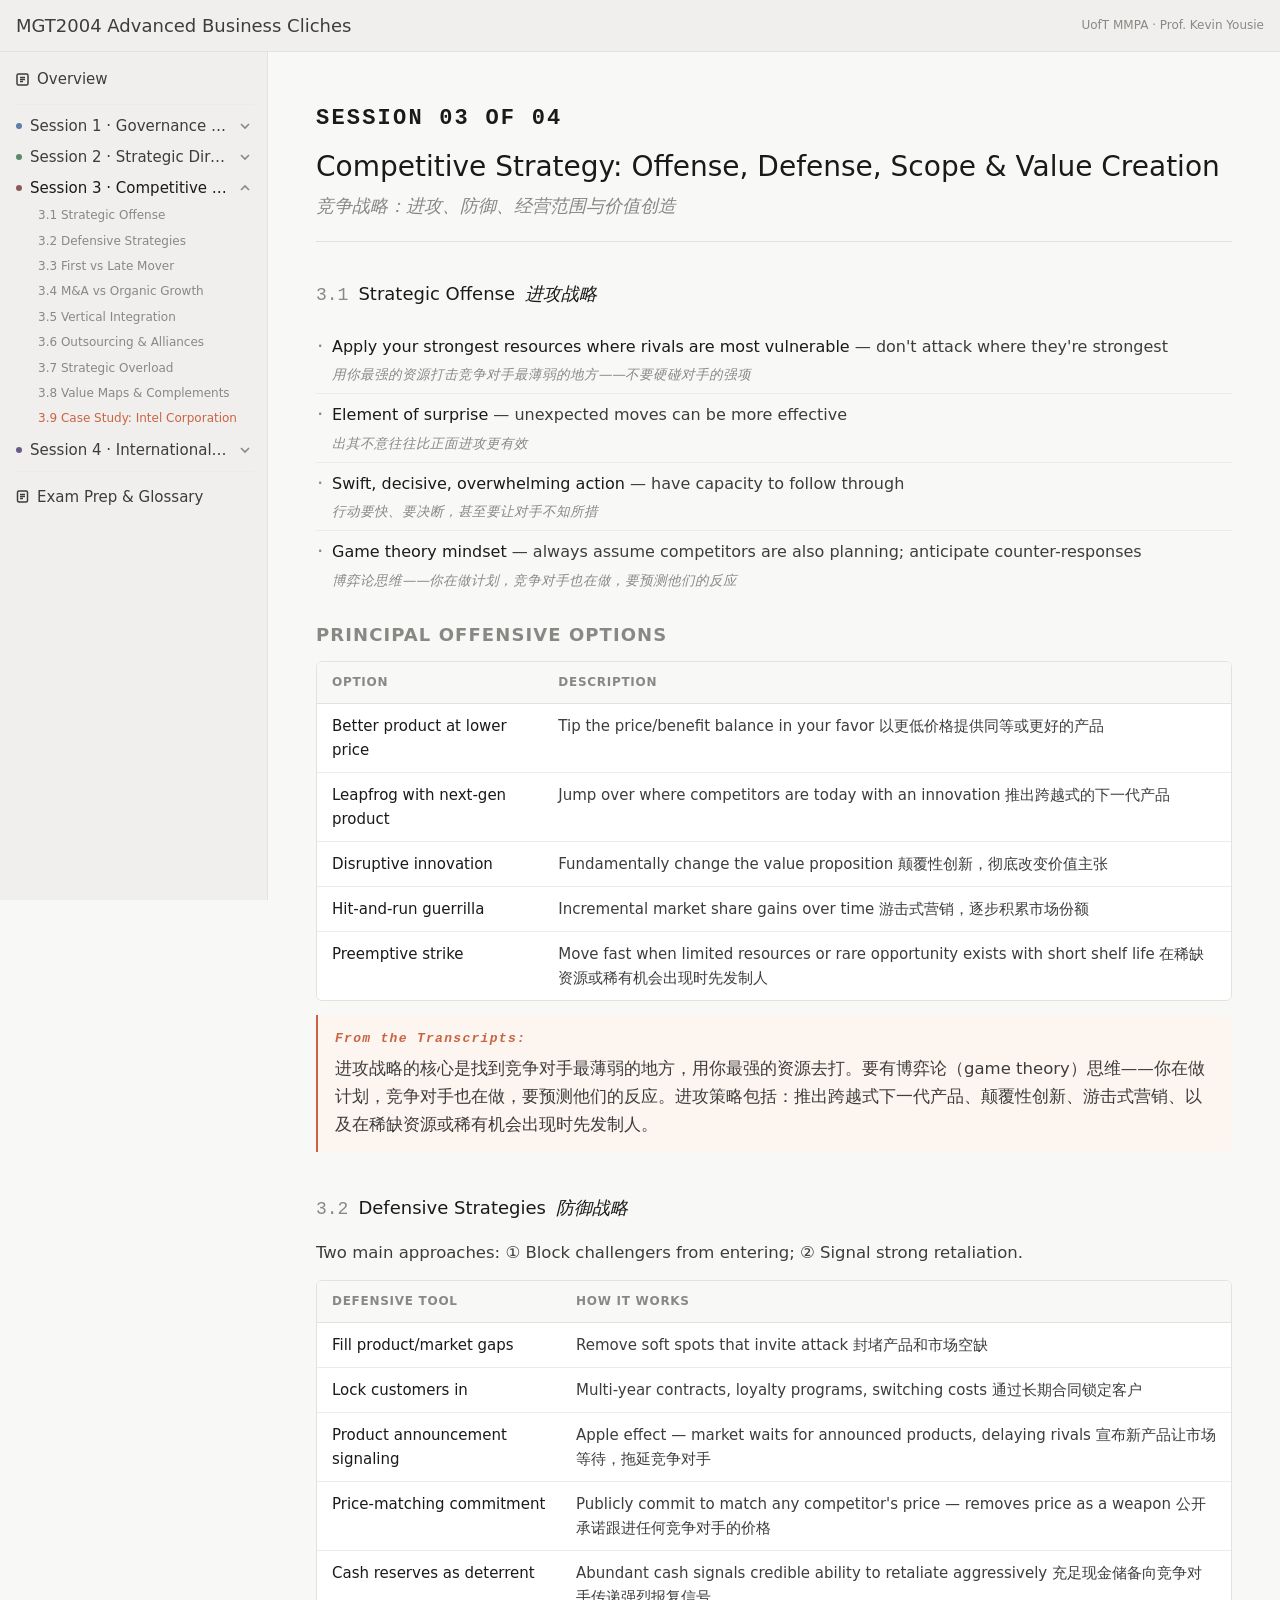
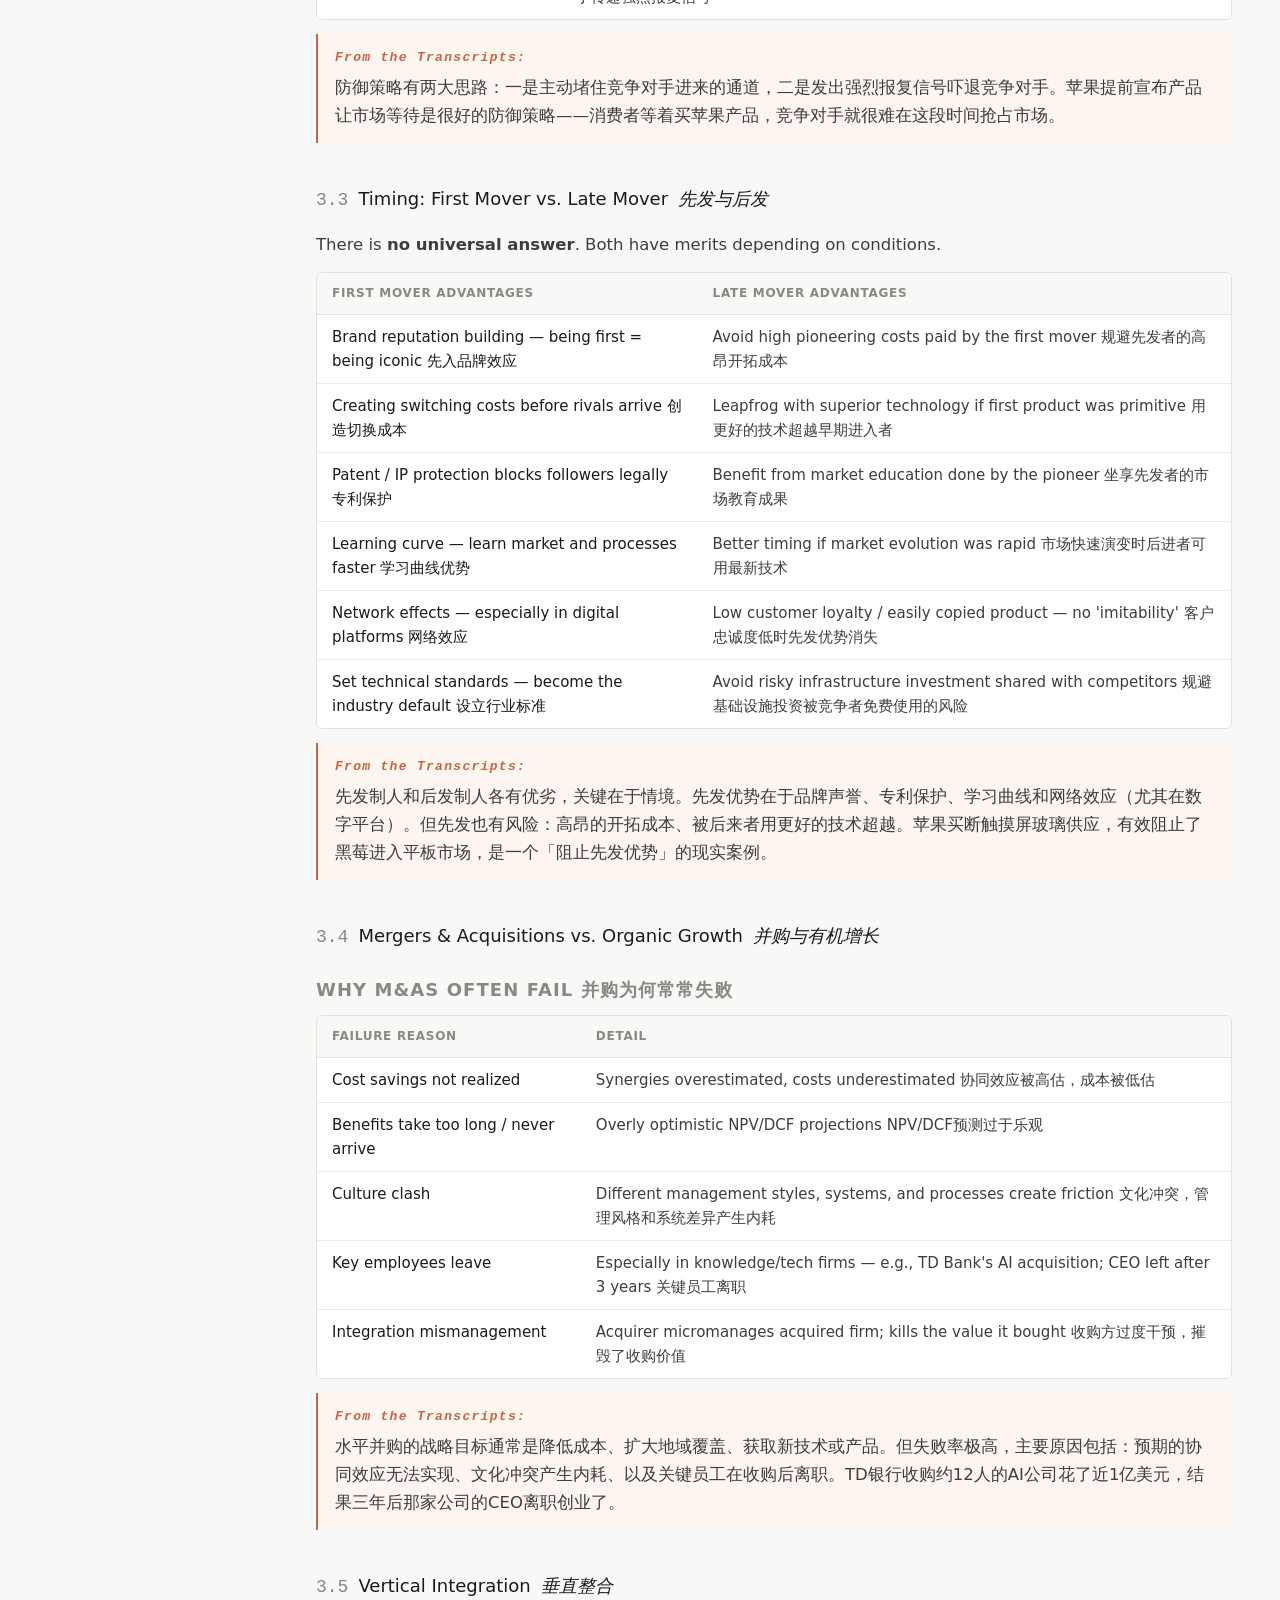
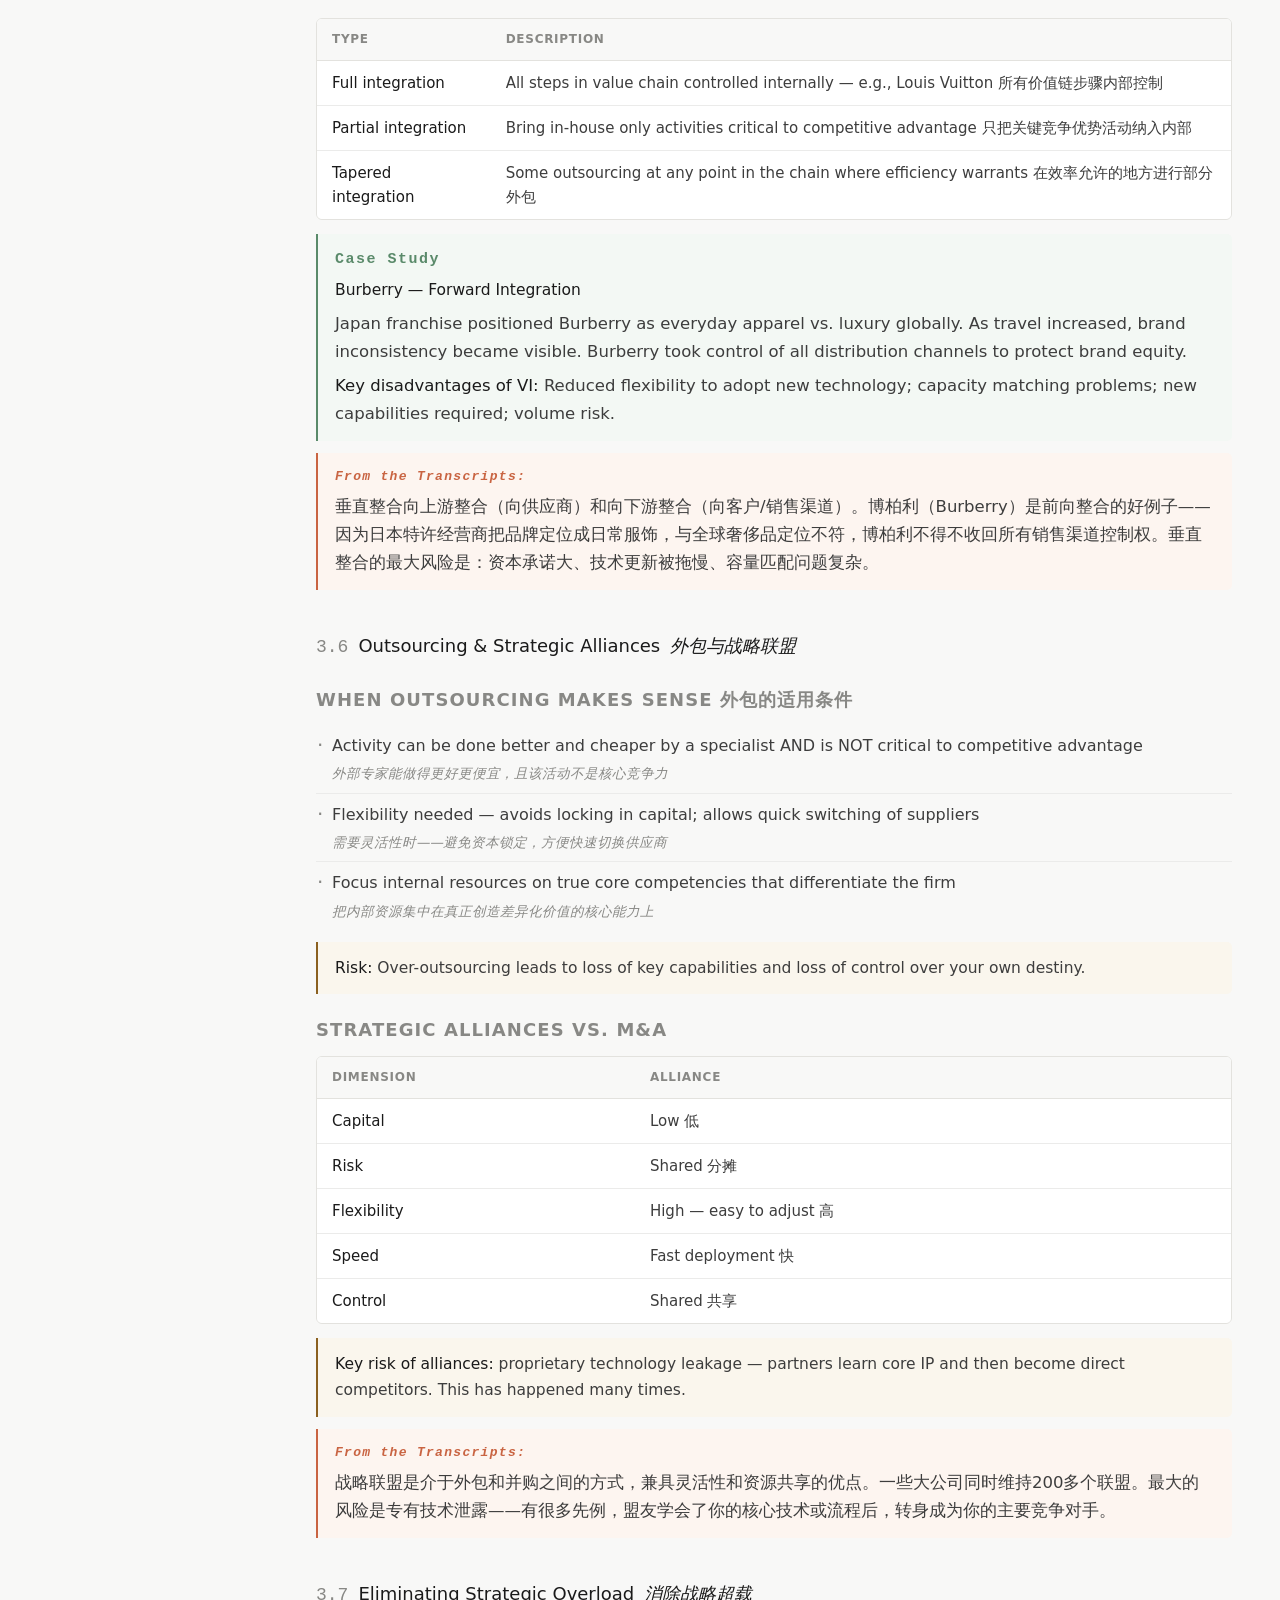
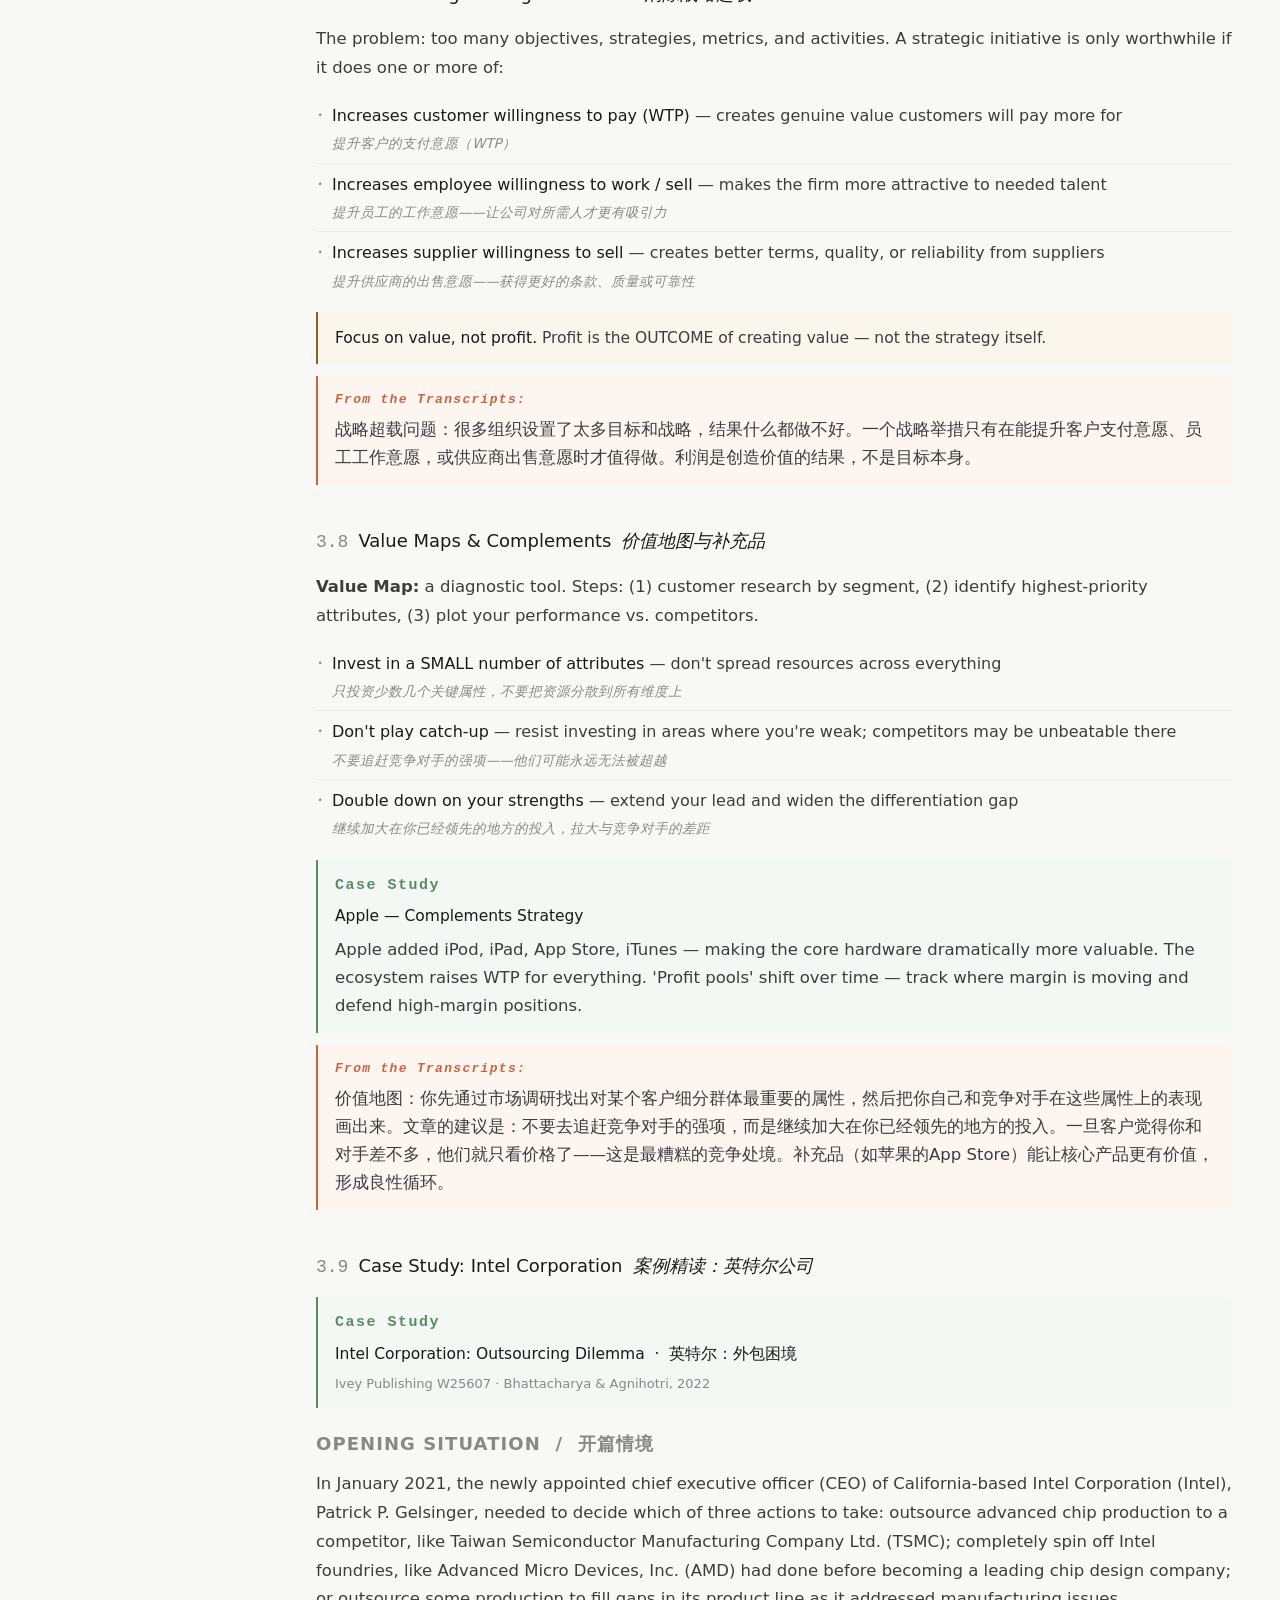
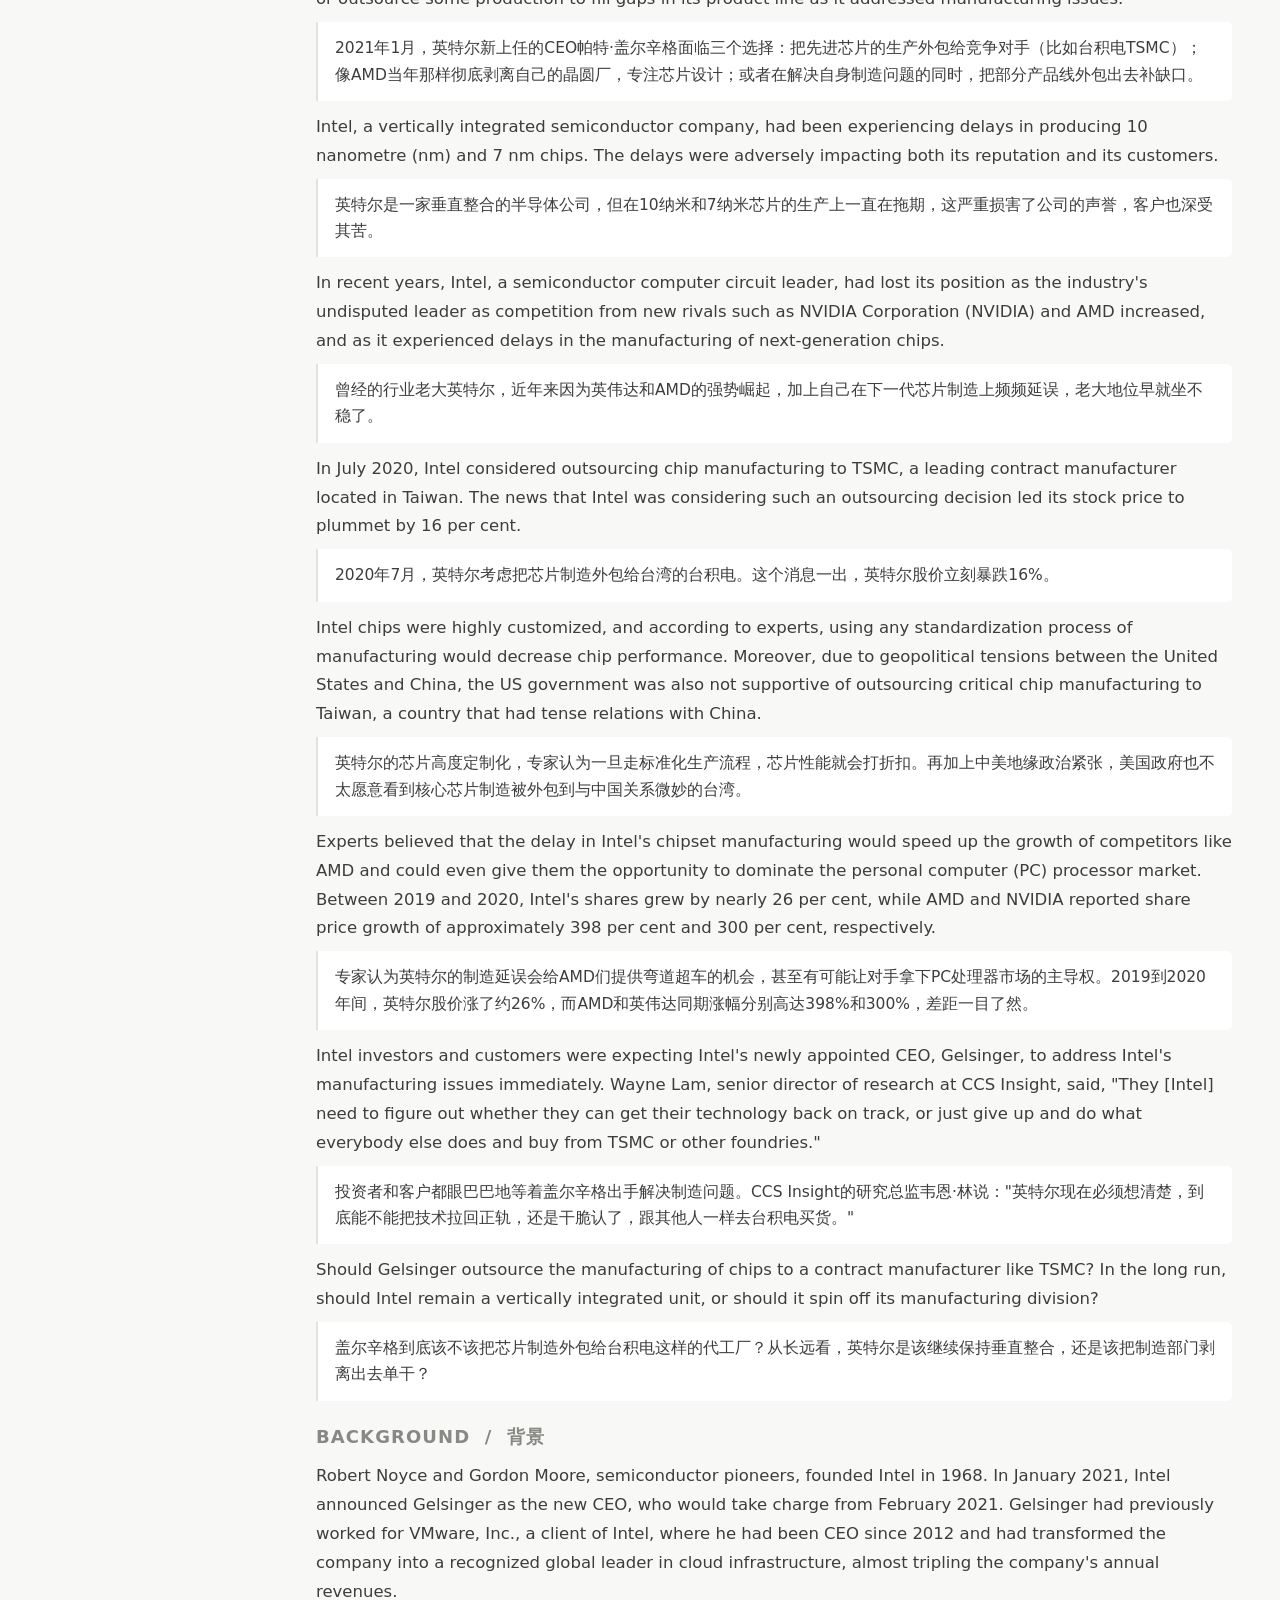
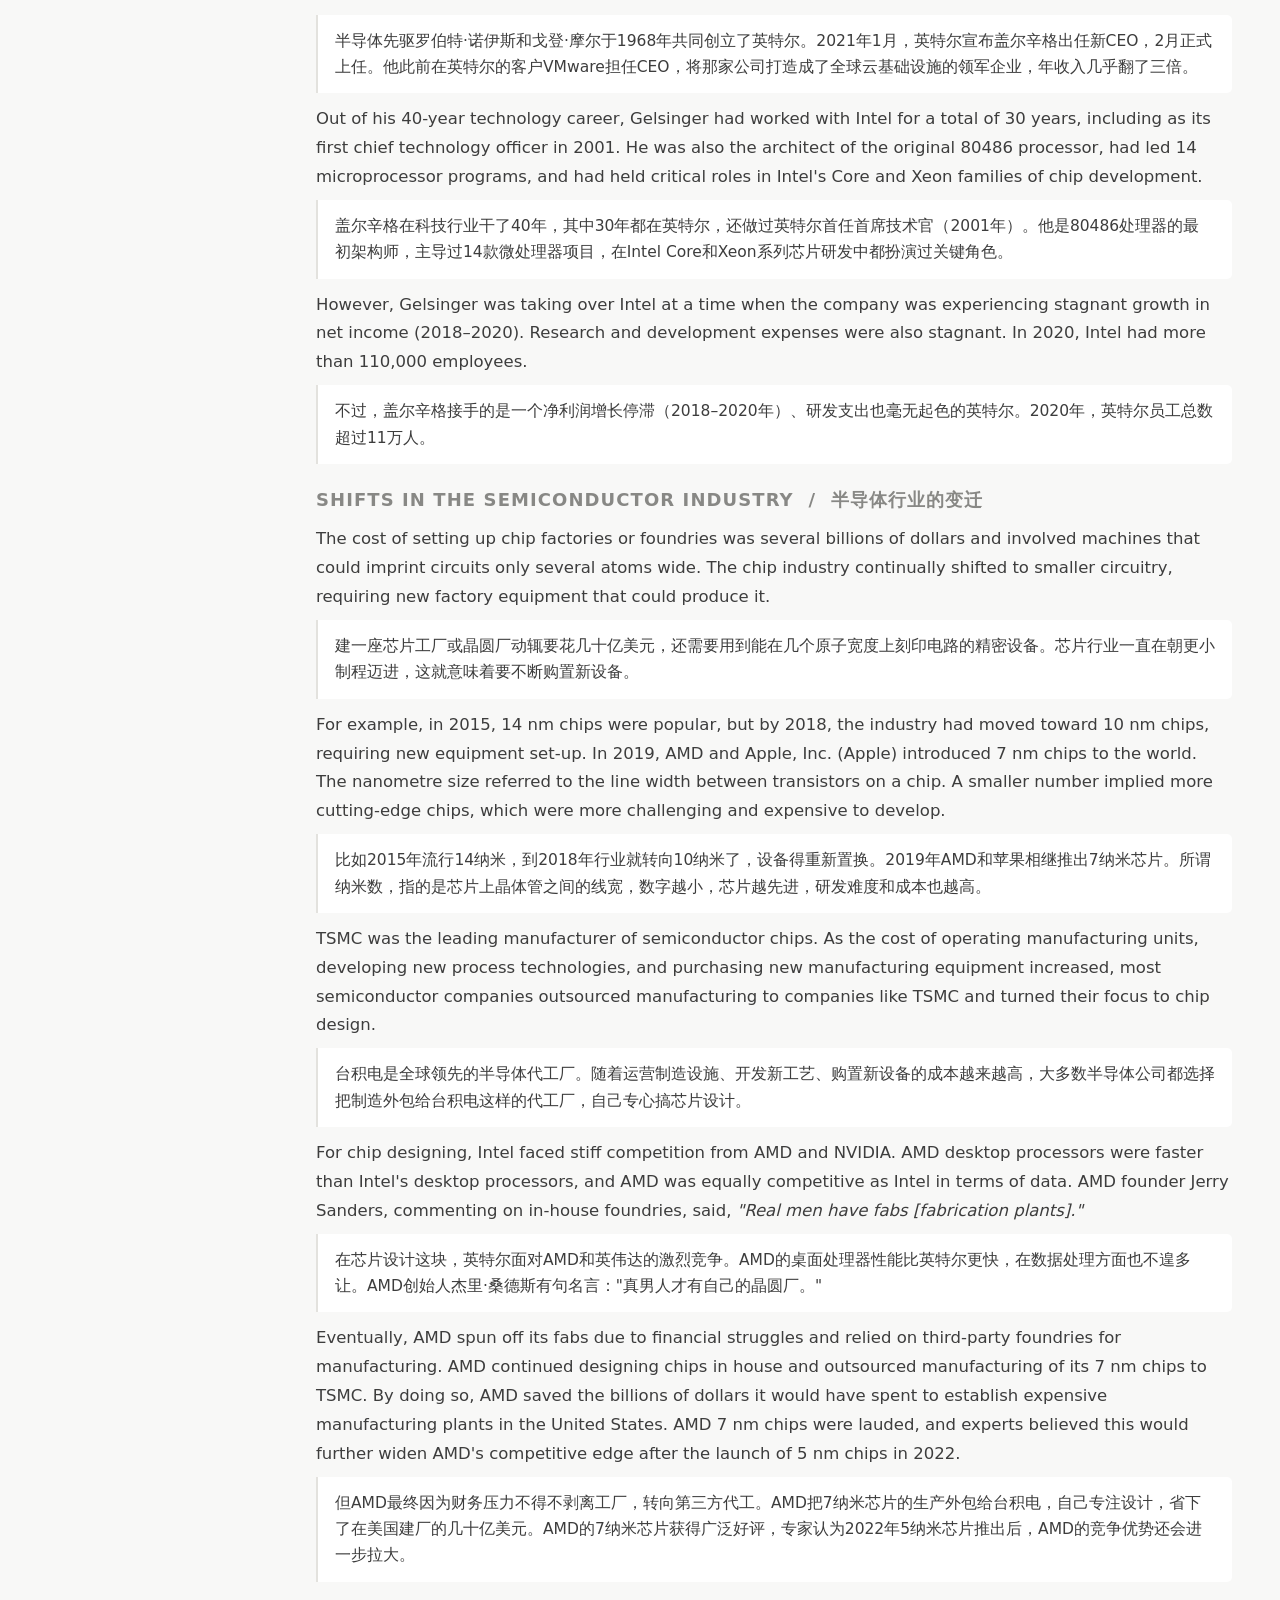
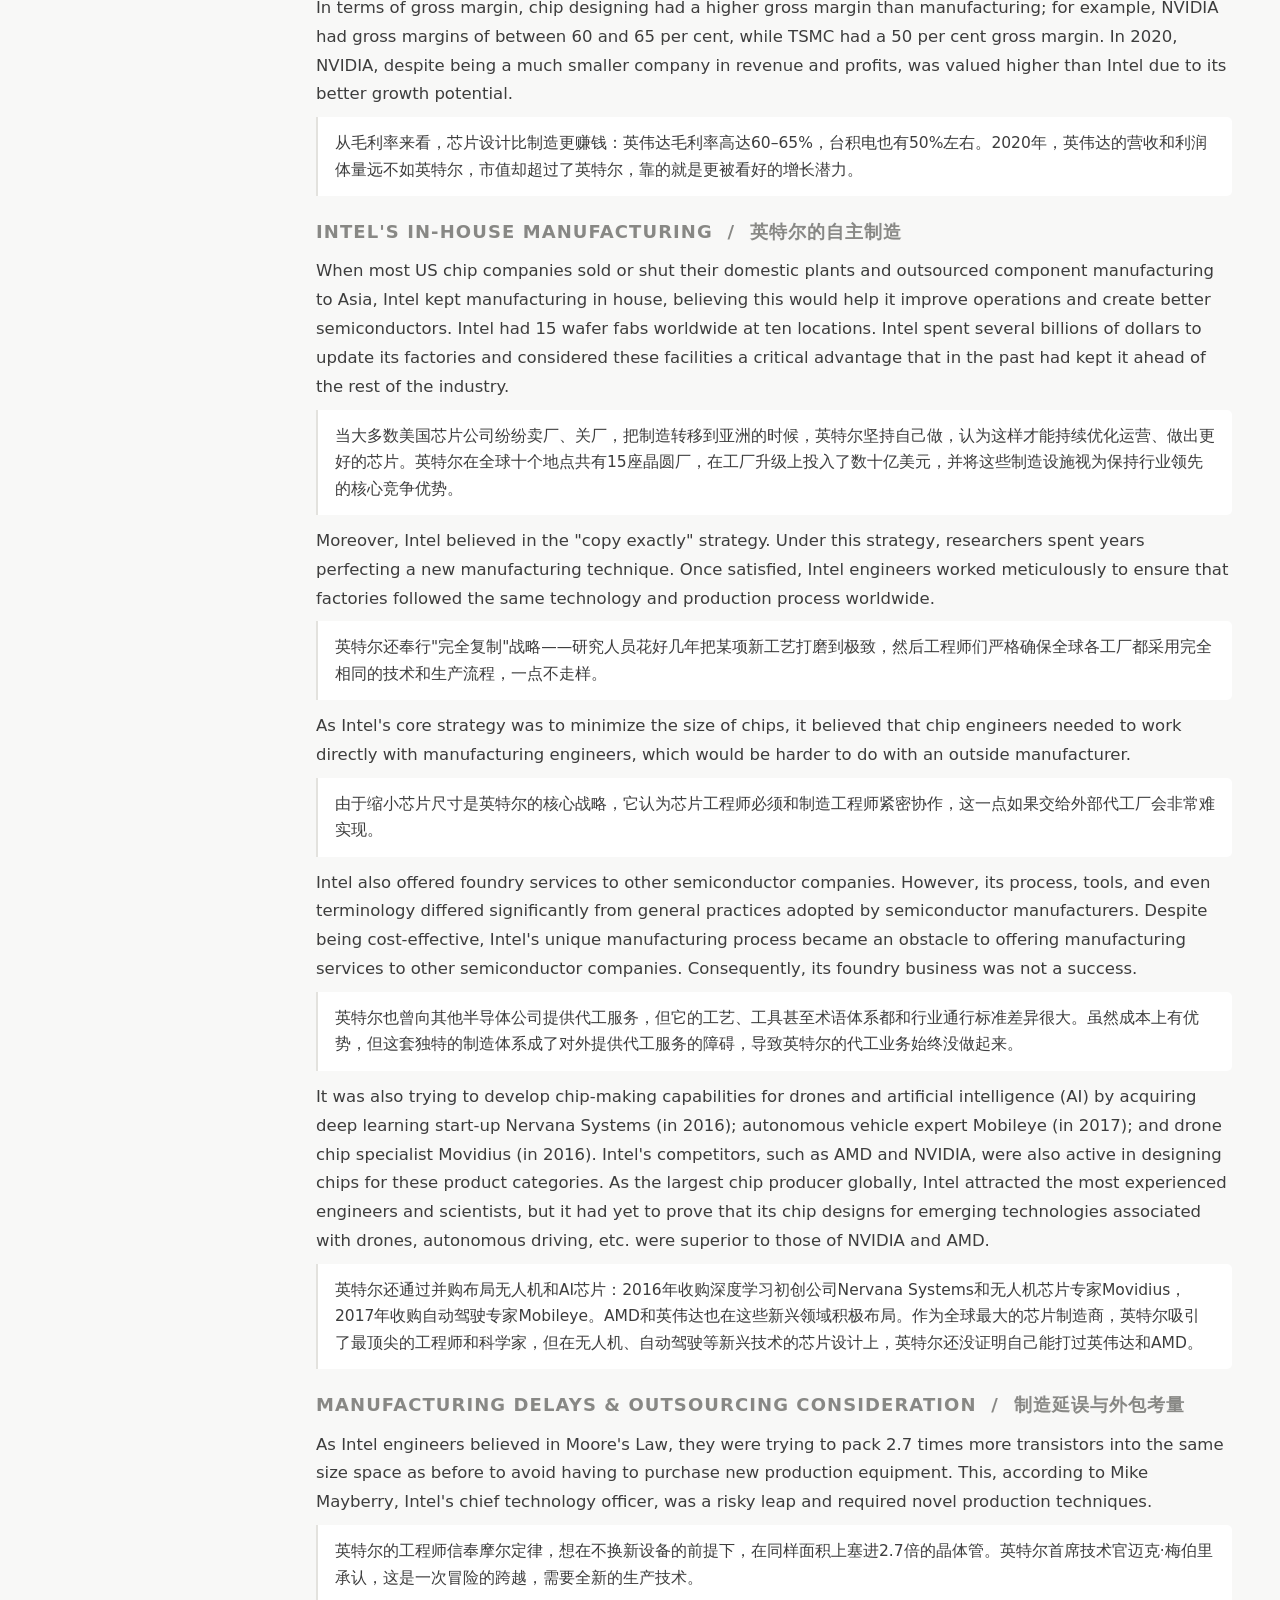
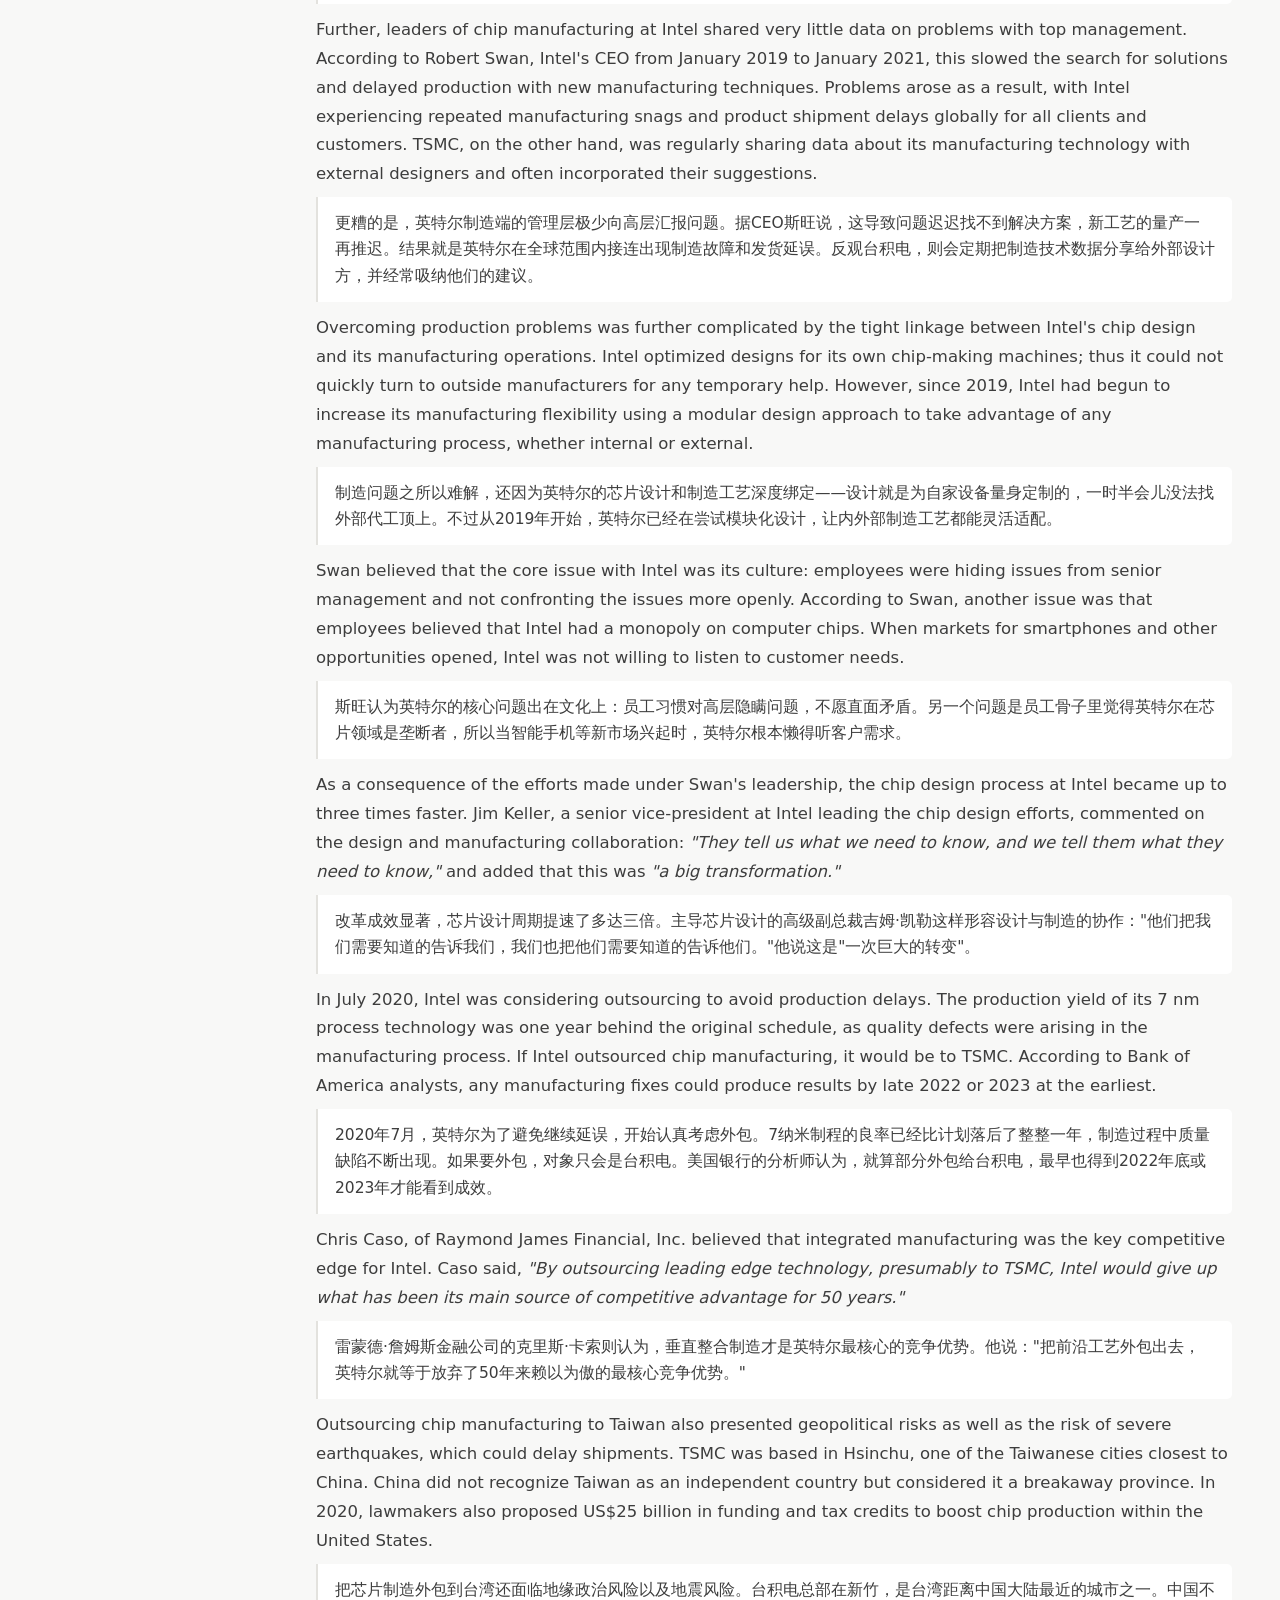
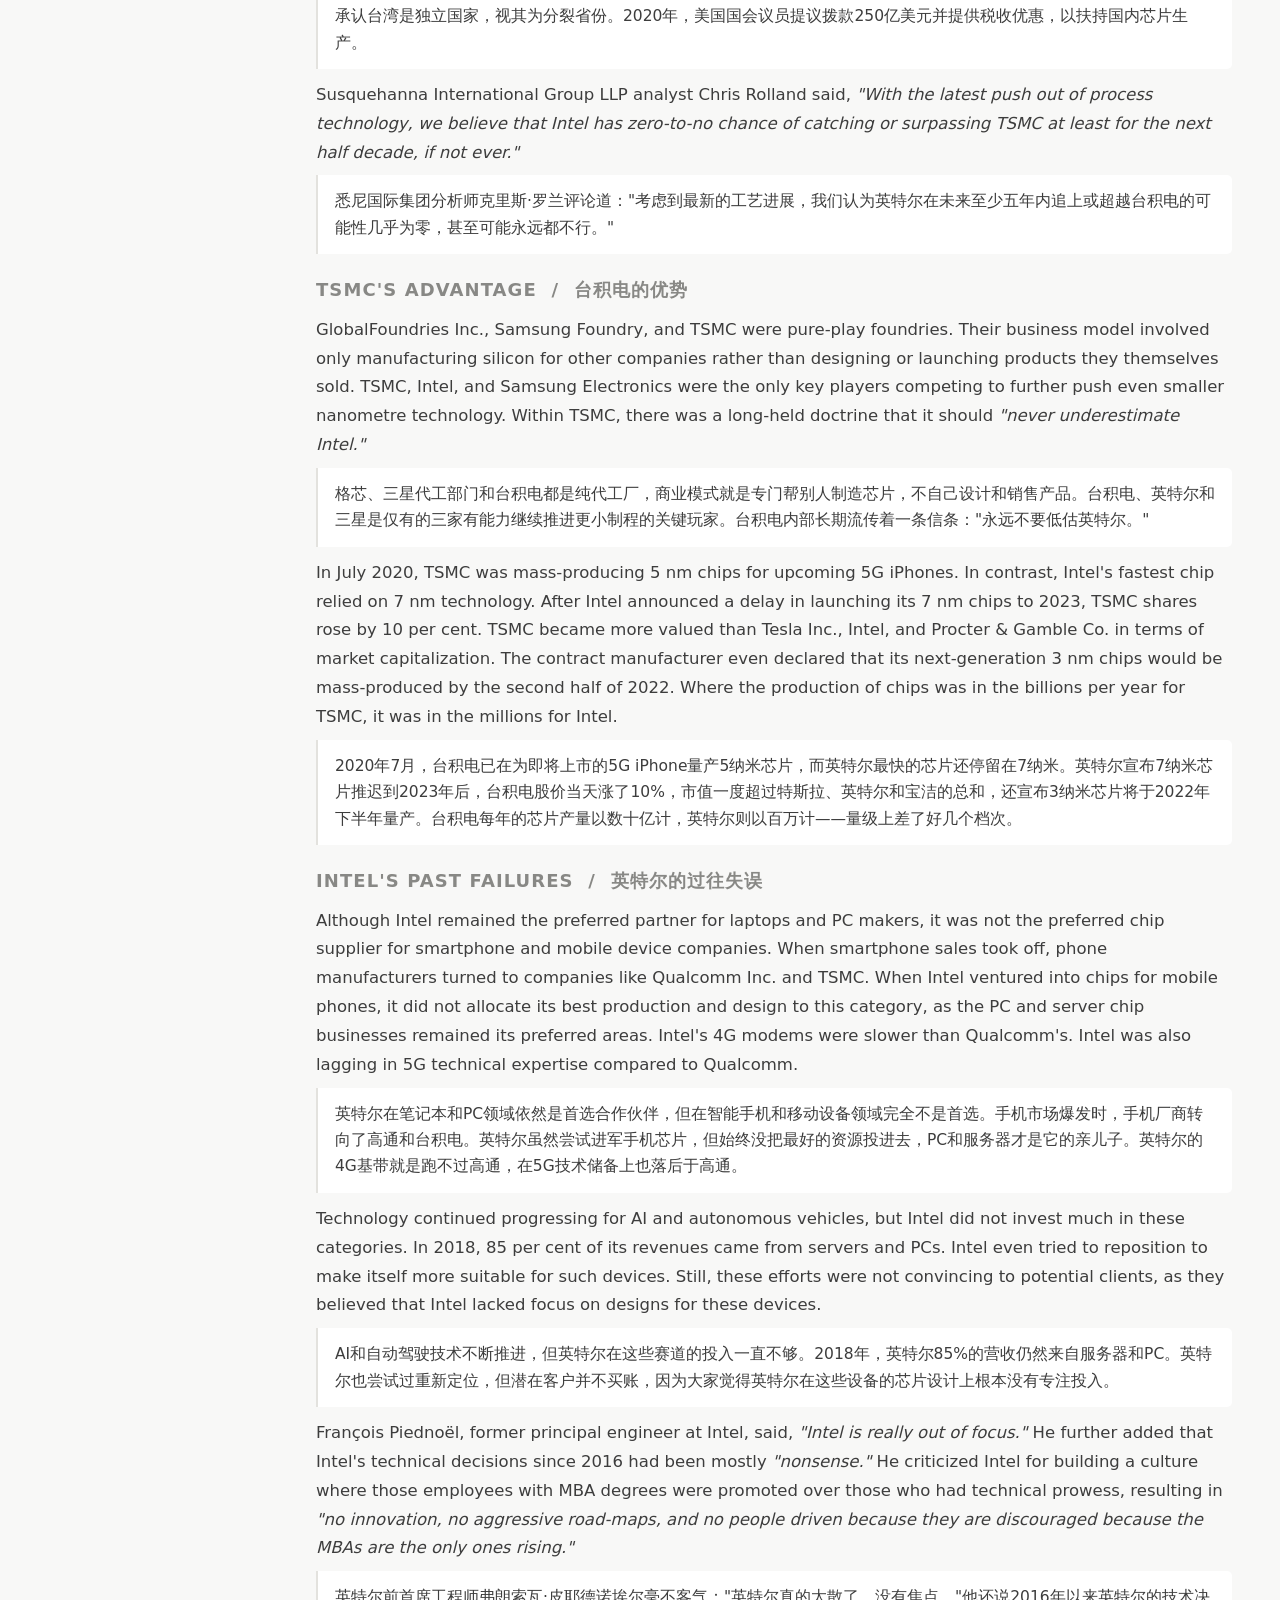
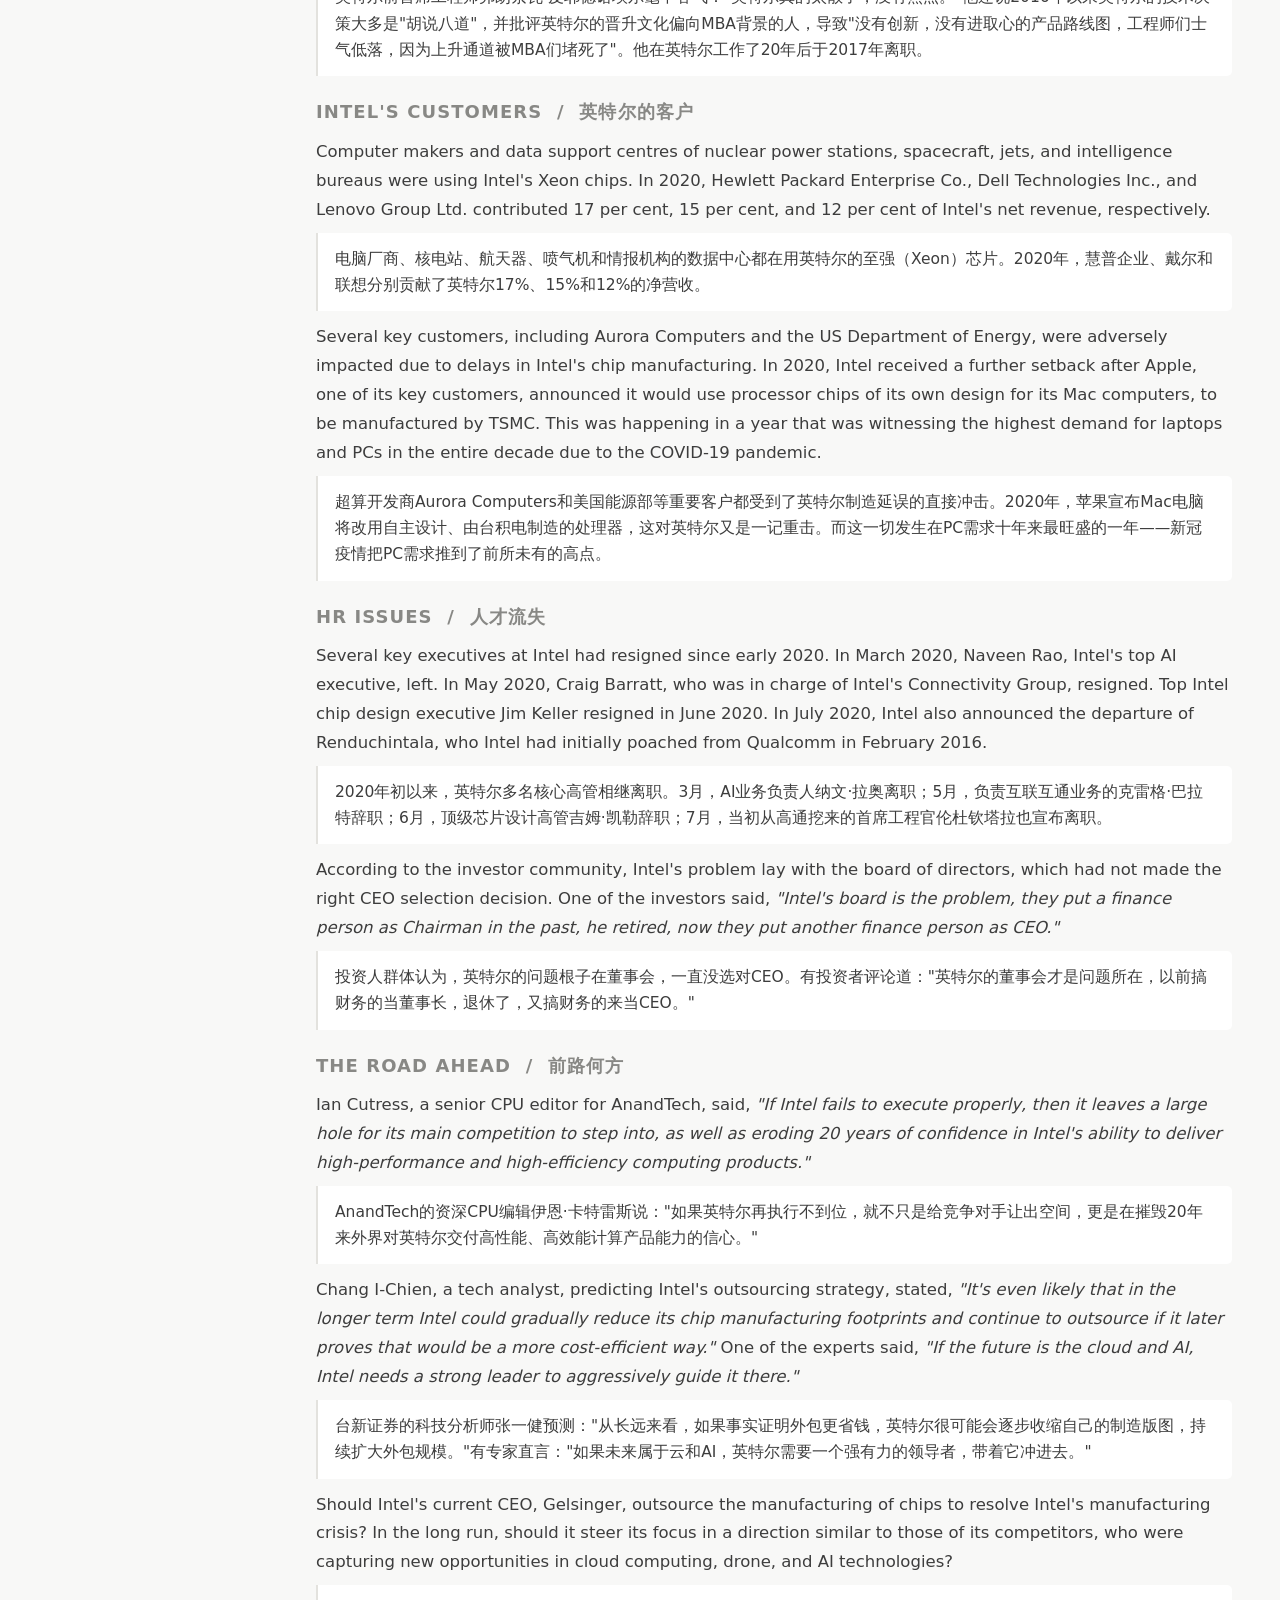
<file: session3.html>
<!DOCTYPE html>
<html lang="zh-CN">
<head>
<meta charset="UTF-8">
<meta name="viewport" content="width=device-width, initial-scale=1.0">
<title>Session 3 · Competitive Strategy — MGT2004</title>
<link rel="stylesheet" href="style.css">
</head>
<body>
<div id="topbar" class="topbar"></div>
<div class="main">
<div class="content">

<div class="page-header">
  <div class="page-label">Session 03 of 04</div>
  <div class="page-title">Competitive Strategy: Offense, Defense, Scope & Value Creation</div>
  <div class="page-sub">竞争战略：进攻、防御、经营范围与价值创造</div>
</div>

<!-- 3.1 -->
<div class="section" id="s3-1">
  <div class="section-title">
    <span class="sec-num">3.1</span>
    <span>Strategic Offense</span>
    <span class="sec-cn">进攻战略</span>
  </div>
  <ul class="nl">
    <li><strong>Apply your strongest resources where rivals are most vulnerable</strong> — don't attack where they're strongest <span class="cn-sub">用你最强的资源打击竞争对手最薄弱的地方——不要硬碰对手的强项</span></li>
    <li><strong>Element of surprise</strong> — unexpected moves can be more effective <span class="cn-sub">出其不意往往比正面进攻更有效</span></li>
    <li><strong>Swift, decisive, overwhelming action</strong> — have capacity to follow through <span class="cn-sub">行动要快、要决断，甚至要让对手不知所措</span></li>
    <li><strong>Game theory mindset</strong> — always assume competitors are also planning; anticipate counter-responses <span class="cn-sub">博弈论思维——你在做计划，竞争对手也在做，要预测他们的反应</span></li>
  </ul>
  <h3 class="subsec">Principal Offensive Options</h3>
  <div class="tbl-wrap">
    <table>
      <thead><tr><th>Option</th><th>Description</th></tr></thead>
      <tbody>
        <tr><td>Better product at lower price</td><td>Tip the price/benefit balance in your favor 以更低价格提供同等或更好的产品</td></tr>
        <tr><td>Leapfrog with next-gen product</td><td>Jump over where competitors are today with an innovation 推出跨越式的下一代产品</td></tr>
        <tr><td>Disruptive innovation</td><td>Fundamentally change the value proposition 颠覆性创新，彻底改变价值主张</td></tr>
        <tr><td>Hit-and-run guerrilla</td><td>Incremental market share gains over time 游击式营销，逐步积累市场份额</td></tr>
        <tr><td>Preemptive strike</td><td>Move fast when limited resources or rare opportunity exists with short shelf life 在稀缺资源或稀有机会出现时先发制人</td></tr>
      </tbody>
    </table>
  </div>
  <div class="callout teacher">
    <p>进攻战略的核心是找到竞争对手最薄弱的地方，用你最强的资源去打。要有博弈论（game theory）思维——你在做计划，竞争对手也在做，要预测他们的反应。进攻策略包括：推出跨越式下一代产品、颠覆性创新、游击式营销、以及在稀缺资源或稀有机会出现时先发制人。</p>
  </div>
</div>

<!-- 3.2 -->
<div class="section" id="s3-2">
  <div class="section-title">
    <span class="sec-num">3.2</span>
    <span>Defensive Strategies</span>
    <span class="sec-cn">防御战略</span>
  </div>
  <p>Two main approaches: ① Block challengers from entering; ② Signal strong retaliation.</p>
  <div class="tbl-wrap">
    <table>
      <thead><tr><th>Defensive Tool</th><th>How It Works</th></tr></thead>
      <tbody>
        <tr><td>Fill product/market gaps</td><td>Remove soft spots that invite attack 封堵产品和市场空缺</td></tr>
        <tr><td>Lock customers in</td><td>Multi-year contracts, loyalty programs, switching costs 通过长期合同锁定客户</td></tr>
        <tr><td>Product announcement signaling</td><td>Apple effect — market waits for announced products, delaying rivals 宣布新产品让市场等待，拖延竞争对手</td></tr>
        <tr><td>Price-matching commitment</td><td>Publicly commit to match any competitor's price — removes price as a weapon 公开承诺跟进任何竞争对手的价格</td></tr>
        <tr><td>Cash reserves as deterrent</td><td>Abundant cash signals credible ability to retaliate aggressively 充足现金储备向竞争对手传递强烈报复信号</td></tr>
      </tbody>
    </table>
  </div>
  <div class="callout teacher">
    <p>防御策略有两大思路：一是主动堵住竞争对手进来的通道，二是发出强烈报复信号吓退竞争对手。苹果提前宣布产品让市场等待是很好的防御策略——消费者等着买苹果产品，竞争对手就很难在这段时间抢占市场。</p>
  </div>
</div>

<!-- 3.3 -->
<div class="section" id="s3-3">
  <div class="section-title">
    <span class="sec-num">3.3</span>
    <span>Timing: First Mover vs. Late Mover</span>
    <span class="sec-cn">先发与后发</span>
  </div>
  <p>There is <strong>no universal answer</strong>. Both have merits depending on conditions.</p>
  <div class="tbl-wrap">
    <table>
      <thead><tr><th>First Mover Advantages</th><th>Late Mover Advantages</th></tr></thead>
      <tbody>
        <tr><td>Brand reputation building — being first = being iconic 先入品牌效应</td><td>Avoid high pioneering costs paid by the first mover 规避先发者的高昂开拓成本</td></tr>
        <tr><td>Creating switching costs before rivals arrive 创造切换成本</td><td>Leapfrog with superior technology if first product was primitive 用更好的技术超越早期进入者</td></tr>
        <tr><td>Patent / IP protection blocks followers legally 专利保护</td><td>Benefit from market education done by the pioneer 坐享先发者的市场教育成果</td></tr>
        <tr><td>Learning curve — learn market and processes faster 学习曲线优势</td><td>Better timing if market evolution was rapid 市场快速演变时后进者可用最新技术</td></tr>
        <tr><td>Network effects — especially in digital platforms 网络效应</td><td>Low customer loyalty / easily copied product — no 'imitability' 客户忠诚度低时先发优势消失</td></tr>
        <tr><td>Set technical standards — become the industry default 设立行业标准</td><td>Avoid risky infrastructure investment shared with competitors 规避基础设施投资被竞争者免费使用的风险</td></tr>
      </tbody>
    </table>
  </div>
  <div class="callout teacher">
    <p>先发制人和后发制人各有优劣，关键在于情境。先发优势在于品牌声誉、专利保护、学习曲线和网络效应（尤其在数字平台）。但先发也有风险：高昂的开拓成本、被后来者用更好的技术超越。苹果买断触摸屏玻璃供应，有效阻止了黑莓进入平板市场，是一个「阻止先发优势」的现实案例。</p>
  </div>
</div>

<!-- 3.4 -->
<div class="section" id="s3-4">
  <div class="section-title">
    <span class="sec-num">3.4</span>
    <span>Mergers & Acquisitions vs. Organic Growth</span>
    <span class="sec-cn">并购与有机增长</span>
  </div>
  <h3 class="subsec">Why M&As Often Fail 并购为何常常失败</h3>
  <div class="tbl-wrap">
    <table>
      <thead><tr><th>Failure Reason</th><th>Detail</th></tr></thead>
      <tbody>
        <tr><td>Cost savings not realized</td><td>Synergies overestimated, costs underestimated 协同效应被高估，成本被低估</td></tr>
        <tr><td>Benefits take too long / never arrive</td><td>Overly optimistic NPV/DCF projections NPV/DCF预测过于乐观</td></tr>
        <tr><td>Culture clash</td><td>Different management styles, systems, and processes create friction 文化冲突，管理风格和系统差异产生内耗</td></tr>
        <tr><td>Key employees leave</td><td>Especially in knowledge/tech firms — e.g., TD Bank's AI acquisition; CEO left after 3 years 关键员工离职</td></tr>
        <tr><td>Integration mismanagement</td><td>Acquirer micromanages acquired firm; kills the value it bought 收购方过度干预，摧毁了收购价值</td></tr>
      </tbody>
    </table>
  </div>
  <div class="callout teacher">
    <p>水平并购的战略目标通常是降低成本、扩大地域覆盖、获取新技术或产品。但失败率极高，主要原因包括：预期的协同效应无法实现、文化冲突产生内耗、以及关键员工在收购后离职。TD银行收购约12人的AI公司花了近1亿美元，结果三年后那家公司的CEO离职创业了。</p>
  </div>
</div>

<!-- 3.5 -->
<div class="section" id="s3-5">
  <div class="section-title">
    <span class="sec-num">3.5</span>
    <span>Vertical Integration</span>
    <span class="sec-cn">垂直整合</span>
  </div>
  <div class="tbl-wrap">
    <table>
      <thead><tr><th>Type</th><th>Description</th></tr></thead>
      <tbody>
        <tr><td>Full integration</td><td>All steps in value chain controlled internally — e.g., Louis Vuitton 所有价值链步骤内部控制</td></tr>
        <tr><td>Partial integration</td><td>Bring in-house only activities critical to competitive advantage 只把关键竞争优势活动纳入内部</td></tr>
        <tr><td>Tapered integration</td><td>Some outsourcing at any point in the chain where efficiency warrants 在效率允许的地方进行部分外包</td></tr>
      </tbody>
    </table>
  </div>
  <div class="callout case">
    <div style="font-weight:500;color:var(--text);margin-bottom:6px;">Burberry — Forward Integration</div>
    <p>Japan franchise positioned Burberry as everyday apparel vs. luxury globally. As travel increased, brand inconsistency became visible. Burberry took control of all distribution channels to protect brand equity.</p>
    <p style="margin-top:6px;"><strong>Key disadvantages of VI:</strong> Reduced flexibility to adopt new technology; capacity matching problems; new capabilities required; volume risk.</p>
  </div>
  <div class="callout teacher">
    <p>垂直整合向上游整合（向供应商）和向下游整合（向客户/销售渠道）。博柏利（Burberry）是前向整合的好例子——因为日本特许经营商把品牌定位成日常服饰，与全球奢侈品定位不符，博柏利不得不收回所有销售渠道控制权。垂直整合的最大风险是：资本承诺大、技术更新被拖慢、容量匹配问题复杂。</p>
  </div>
</div>

<!-- 3.6 -->
<div class="section" id="s3-6">
  <div class="section-title">
    <span class="sec-num">3.6</span>
    <span>Outsourcing & Strategic Alliances</span>
    <span class="sec-cn">外包与战略联盟</span>
  </div>
  <h3 class="subsec">When Outsourcing Makes Sense 外包的适用条件</h3>
  <ul class="nl">
    <li>Activity can be done better and cheaper by a specialist AND is NOT critical to competitive advantage <span class="cn-sub">外部专家能做得更好更便宜，且该活动不是核心竞争力</span></li>
    <li>Flexibility needed — avoids locking in capital; allows quick switching of suppliers <span class="cn-sub">需要灵活性时——避免资本锁定，方便快速切换供应商</span></li>
    <li>Focus internal resources on true core competencies that differentiate the firm <span class="cn-sub">把内部资源集中在真正创造差异化价值的核心能力上</span></li>
  </ul>
  <div class="callout key"><strong>Risk:</strong> Over-outsourcing leads to loss of key capabilities and loss of control over your own destiny.</div>

  <h3 class="subsec">Strategic Alliances vs. M&A</h3>
  <div class="tbl-wrap">
    <table>
      <thead><tr><th>Dimension</th><th>Alliance</th></tr></thead>
      <tbody>
        <tr><td>Capital</td><td>Low 低</td></tr>
        <tr><td>Risk</td><td>Shared 分摊</td></tr>
        <tr><td>Flexibility</td><td>High — easy to adjust 高</td></tr>
        <tr><td>Speed</td><td>Fast deployment 快</td></tr>
        <tr><td>Control</td><td>Shared 共享</td></tr>
      </tbody>
    </table>
  </div>
  <div class="callout key"><strong>Key risk of alliances:</strong> proprietary technology leakage — partners learn core IP and then become direct competitors. This has happened many times.</div>
  <div class="callout teacher">
    <p>战略联盟是介于外包和并购之间的方式，兼具灵活性和资源共享的优点。一些大公司同时维持200多个联盟。最大的风险是专有技术泄露——有很多先例，盟友学会了你的核心技术或流程后，转身成为你的主要竞争对手。</p>
  </div>
</div>

<!-- 3.7 -->
<div class="section" id="s3-7">
  <div class="section-title">
    <span class="sec-num">3.7</span>
    <span>Eliminating Strategic Overload</span>
    <span class="sec-cn">消除战略超载</span>
  </div>
  <p>The problem: too many objectives, strategies, metrics, and activities. A strategic initiative is only worthwhile if it does one or more of:</p>
  <ul class="nl">
    <li><strong>Increases customer willingness to pay (WTP)</strong> — creates genuine value customers will pay more for <span class="cn-sub">提升客户的支付意愿（WTP）</span></li>
    <li><strong>Increases employee willingness to work / sell</strong> — makes the firm more attractive to needed talent <span class="cn-sub">提升员工的工作意愿——让公司对所需人才更有吸引力</span></li>
    <li><strong>Increases supplier willingness to sell</strong> — creates better terms, quality, or reliability from suppliers <span class="cn-sub">提升供应商的出售意愿——获得更好的条款、质量或可靠性</span></li>
  </ul>
  <div class="callout key"><strong>Focus on value, not profit.</strong> Profit is the OUTCOME of creating value — not the strategy itself.</div>
  <div class="callout teacher">
    <p>战略超载问题：很多组织设置了太多目标和战略，结果什么都做不好。一个战略举措只有在能提升客户支付意愿、员工工作意愿，或供应商出售意愿时才值得做。利润是创造价值的结果，不是目标本身。</p>
  </div>
</div>

<!-- 3.8 -->
<div class="section" id="s3-8">
  <div class="section-title">
    <span class="sec-num">3.8</span>
    <span>Value Maps & Complements</span>
    <span class="sec-cn">价值地图与补充品</span>
  </div>
  <p><strong>Value Map:</strong> a diagnostic tool. Steps: (1) customer research by segment, (2) identify highest-priority attributes, (3) plot your performance vs. competitors.</p>
  <ul class="nl">
    <li><strong>Invest in a SMALL number of attributes</strong> — don't spread resources across everything <span class="cn-sub">只投资少数几个关键属性，不要把资源分散到所有维度上</span></li>
    <li><strong>Don't play catch-up</strong> — resist investing in areas where you're weak; competitors may be unbeatable there <span class="cn-sub">不要追赶竞争对手的强项——他们可能永远无法被超越</span></li>
    <li><strong>Double down on your strengths</strong> — extend your lead and widen the differentiation gap <span class="cn-sub">继续加大在你已经领先的地方的投入，拉大与竞争对手的差距</span></li>
  </ul>
  <div class="callout case">
    <div style="font-weight:500;color:var(--text);margin-bottom:6px;">Apple — Complements Strategy</div>
    <p>Apple added iPod, iPad, App Store, iTunes — making the core hardware dramatically more valuable. The ecosystem raises WTP for everything. 'Profit pools' shift over time — track where margin is moving and defend high-margin positions.</p>
  </div>
  <div class="callout teacher">
    <p>价值地图：你先通过市场调研找出对某个客户细分群体最重要的属性，然后把你自己和竞争对手在这些属性上的表现画出来。文章的建议是：不要去追赶竞争对手的强项，而是继续加大在你已经领先的地方的投入。一旦客户觉得你和对手差不多，他们就只看价格了——这是最糟糕的竞争处境。补充品（如苹果的App Store）能让核心产品更有价值，形成良性循环。</p>
  </div>
</div>

<!-- 3.9 Intel Case Study -->
<div class="section" id="s3-9">
  <div class="section-title">
    <span class="sec-num">3.9</span>
    <span>Case Study: Intel Corporation</span>
    <span class="sec-cn">案例精读：英特尔公司</span>
  </div>
  <div class="callout case">
    <div style="font-weight:500;color:var(--text);margin-bottom:6px;">Intel Corporation: Outsourcing Dilemma &nbsp;·&nbsp; 英特尔：外包困境</div>
    <p style="font-size:13px;color:var(--text-3);margin-bottom:0;">Ivey Publishing W25607 · Bhattacharya &amp; Agnihotri, 2022</p>
  </div>

  <!-- ── Opening ── -->
  <h3 class="subsec">Opening Situation &nbsp;/&nbsp; 开篇情境</h3>

  <p>In January 2021, the newly appointed chief executive officer (CEO) of California-based Intel Corporation (Intel), Patrick P. Gelsinger, needed to decide which of three actions to take: outsource advanced chip production to a competitor, like Taiwan Semiconductor Manufacturing Company Ltd. (TSMC); completely spin off Intel foundries, like Advanced Micro Devices, Inc. (AMD) had done before becoming a leading chip design company; or outsource some production to fill gaps in its product line as it addressed manufacturing issues.</p>
  <blockquote class="callout" style="margin-top:-4px;">2021年1月，英特尔新上任的CEO帕特·盖尔辛格面临三个选择：把先进芯片的生产外包给竞争对手（比如台积电TSMC）；像AMD当年那样彻底剥离自己的晶圆厂，专注芯片设计；或者在解决自身制造问题的同时，把部分产品线外包出去补缺口。</blockquote>

  <p>Intel, a vertically integrated semiconductor company, had been experiencing delays in producing 10 nanometre (nm) and 7 nm chips. The delays were adversely impacting both its reputation and its customers.</p>
  <blockquote class="callout" style="margin-top:-4px;">英特尔是一家垂直整合的半导体公司，但在10纳米和7纳米芯片的生产上一直在拖期，这严重损害了公司的声誉，客户也深受其苦。</blockquote>

  <p>In recent years, Intel, a semiconductor computer circuit leader, had lost its position as the industry's undisputed leader as competition from new rivals such as NVIDIA Corporation (NVIDIA) and AMD increased, and as it experienced delays in the manufacturing of next-generation chips.</p>
  <blockquote class="callout" style="margin-top:-4px;">曾经的行业老大英特尔，近年来因为英伟达和AMD的强势崛起，加上自己在下一代芯片制造上频频延误，老大地位早就坐不稳了。</blockquote>

  <p>In July 2020, Intel considered outsourcing chip manufacturing to TSMC, a leading contract manufacturer located in Taiwan. The news that Intel was considering such an outsourcing decision led its stock price to plummet by 16 per cent.</p>
  <blockquote class="callout" style="margin-top:-4px;">2020年7月，英特尔考虑把芯片制造外包给台湾的台积电。这个消息一出，英特尔股价立刻暴跌16%。</blockquote>

  <p>Intel chips were highly customized, and according to experts, using any standardization process of manufacturing would decrease chip performance. Moreover, due to geopolitical tensions between the United States and China, the US government was also not supportive of outsourcing critical chip manufacturing to Taiwan, a country that had tense relations with China.</p>
  <blockquote class="callout" style="margin-top:-4px;">英特尔的芯片高度定制化，专家认为一旦走标准化生产流程，芯片性能就会打折扣。再加上中美地缘政治紧张，美国政府也不太愿意看到核心芯片制造被外包到与中国关系微妙的台湾。</blockquote>

  <p>Experts believed that the delay in Intel's chipset manufacturing would speed up the growth of competitors like AMD and could even give them the opportunity to dominate the personal computer (PC) processor market. Between 2019 and 2020, Intel's shares grew by nearly 26 per cent, while AMD and NVIDIA reported share price growth of approximately 398 per cent and 300 per cent, respectively.</p>
  <blockquote class="callout" style="margin-top:-4px;">专家认为英特尔的制造延误会给AMD们提供弯道超车的机会，甚至有可能让对手拿下PC处理器市场的主导权。2019到2020年间，英特尔股价涨了约26%，而AMD和英伟达同期涨幅分别高达398%和300%，差距一目了然。</blockquote>

  <p>Intel investors and customers were expecting Intel's newly appointed CEO, Gelsinger, to address Intel's manufacturing issues immediately. Wayne Lam, senior director of research at CCS Insight, said, "They [Intel] need to figure out whether they can get their technology back on track, or just give up and do what everybody else does and buy from TSMC or other foundries."</p>
  <blockquote class="callout" style="margin-top:-4px;">投资者和客户都眼巴巴地等着盖尔辛格出手解决制造问题。CCS Insight的研究总监韦恩·林说："英特尔现在必须想清楚，到底能不能把技术拉回正轨，还是干脆认了，跟其他人一样去台积电买货。"</blockquote>

  <p>Should Gelsinger outsource the manufacturing of chips to a contract manufacturer like TSMC? In the long run, should Intel remain a vertically integrated unit, or should it spin off its manufacturing division?</p>
  <blockquote class="callout" style="margin-top:-4px;">盖尔辛格到底该不该把芯片制造外包给台积电这样的代工厂？从长远看，英特尔是该继续保持垂直整合，还是该把制造部门剥离出去单干？</blockquote>

  <!-- ── Background ── -->
  <h3 class="subsec">Background &nbsp;/&nbsp; 背景</h3>

  <p>Robert Noyce and Gordon Moore, semiconductor pioneers, founded Intel in 1968. In January 2021, Intel announced Gelsinger as the new CEO, who would take charge from February 2021. Gelsinger had previously worked for VMware, Inc., a client of Intel, where he had been CEO since 2012 and had transformed the company into a recognized global leader in cloud infrastructure, almost tripling the company's annual revenues.</p>
  <blockquote class="callout" style="margin-top:-4px;">半导体先驱罗伯特·诺伊斯和戈登·摩尔于1968年共同创立了英特尔。2021年1月，英特尔宣布盖尔辛格出任新CEO，2月正式上任。他此前在英特尔的客户VMware担任CEO，将那家公司打造成了全球云基础设施的领军企业，年收入几乎翻了三倍。</blockquote>

  <p>Out of his 40-year technology career, Gelsinger had worked with Intel for a total of 30 years, including as its first chief technology officer in 2001. He was also the architect of the original 80486 processor, had led 14 microprocessor programs, and had held critical roles in Intel's Core and Xeon families of chip development.</p>
  <blockquote class="callout" style="margin-top:-4px;">盖尔辛格在科技行业干了40年，其中30年都在英特尔，还做过英特尔首任首席技术官（2001年）。他是80486处理器的最初架构师，主导过14款微处理器项目，在Intel Core和Xeon系列芯片研发中都扮演过关键角色。</blockquote>

  <p>However, Gelsinger was taking over Intel at a time when the company was experiencing stagnant growth in net income (2018–2020). Research and development expenses were also stagnant. In 2020, Intel had more than 110,000 employees.</p>
  <blockquote class="callout" style="margin-top:-4px;">不过，盖尔辛格接手的是一个净利润增长停滞（2018–2020年）、研发支出也毫无起色的英特尔。2020年，英特尔员工总数超过11万人。</blockquote>

  <!-- ── Semiconductor Shifts ── -->
  <h3 class="subsec">Shifts in the Semiconductor Industry &nbsp;/&nbsp; 半导体行业的变迁</h3>

  <p>The cost of setting up chip factories or foundries was several billions of dollars and involved machines that could imprint circuits only several atoms wide. The chip industry continually shifted to smaller circuitry, requiring new factory equipment that could produce it.</p>
  <blockquote class="callout" style="margin-top:-4px;">建一座芯片工厂或晶圆厂动辄要花几十亿美元，还需要用到能在几个原子宽度上刻印电路的精密设备。芯片行业一直在朝更小制程迈进，这就意味着要不断购置新设备。</blockquote>

  <p>For example, in 2015, 14 nm chips were popular, but by 2018, the industry had moved toward 10 nm chips, requiring new equipment set-up. In 2019, AMD and Apple, Inc. (Apple) introduced 7 nm chips to the world. The nanometre size referred to the line width between transistors on a chip. A smaller number implied more cutting-edge chips, which were more challenging and expensive to develop.</p>
  <blockquote class="callout" style="margin-top:-4px;">比如2015年流行14纳米，到2018年行业就转向10纳米了，设备得重新置换。2019年AMD和苹果相继推出7纳米芯片。所谓纳米数，指的是芯片上晶体管之间的线宽，数字越小，芯片越先进，研发难度和成本也越高。</blockquote>

  <p>TSMC was the leading manufacturer of semiconductor chips. As the cost of operating manufacturing units, developing new process technologies, and purchasing new manufacturing equipment increased, most semiconductor companies outsourced manufacturing to companies like TSMC and turned their focus to chip design.</p>
  <blockquote class="callout" style="margin-top:-4px;">台积电是全球领先的半导体代工厂。随着运营制造设施、开发新工艺、购置新设备的成本越来越高，大多数半导体公司都选择把制造外包给台积电这样的代工厂，自己专心搞芯片设计。</blockquote>

  <p>For chip designing, Intel faced stiff competition from AMD and NVIDIA. AMD desktop processors were faster than Intel's desktop processors, and AMD was equally competitive as Intel in terms of data. AMD founder Jerry Sanders, commenting on in-house foundries, said, <em>"Real men have fabs [fabrication plants]."</em></p>
  <blockquote class="callout" style="margin-top:-4px;">在芯片设计这块，英特尔面对AMD和英伟达的激烈竞争。AMD的桌面处理器性能比英特尔更快，在数据处理方面也不遑多让。AMD创始人杰里·桑德斯有句名言："真男人才有自己的晶圆厂。"</blockquote>

  <p>Eventually, AMD spun off its fabs due to financial struggles and relied on third-party foundries for manufacturing. AMD continued designing chips in house and outsourced manufacturing of its 7 nm chips to TSMC. By doing so, AMD saved the billions of dollars it would have spent to establish expensive manufacturing plants in the United States. AMD 7 nm chips were lauded, and experts believed this would further widen AMD's competitive edge after the launch of 5 nm chips in 2022.</p>
  <blockquote class="callout" style="margin-top:-4px;">但AMD最终因为财务压力不得不剥离工厂，转向第三方代工。AMD把7纳米芯片的生产外包给台积电，自己专注设计，省下了在美国建厂的几十亿美元。AMD的7纳米芯片获得广泛好评，专家认为2022年5纳米芯片推出后，AMD的竞争优势还会进一步拉大。</blockquote>

  <p>In terms of gross margin, chip designing had a higher gross margin than manufacturing; for example, NVIDIA had gross margins of between 60 and 65 per cent, while TSMC had a 50 per cent gross margin. In 2020, NVIDIA, despite being a much smaller company in revenue and profits, was valued higher than Intel due to its better growth potential.</p>
  <blockquote class="callout" style="margin-top:-4px;">从毛利率来看，芯片设计比制造更赚钱：英伟达毛利率高达60–65%，台积电也有50%左右。2020年，英伟达的营收和利润体量远不如英特尔，市值却超过了英特尔，靠的就是更被看好的增长潜力。</blockquote>

  <!-- ── In-House Manufacturing ── -->
  <h3 class="subsec">Intel's In-House Manufacturing &nbsp;/&nbsp; 英特尔的自主制造</h3>

  <p>When most US chip companies sold or shut their domestic plants and outsourced component manufacturing to Asia, Intel kept manufacturing in house, believing this would help it improve operations and create better semiconductors. Intel had 15 wafer fabs worldwide at ten locations. Intel spent several billions of dollars to update its factories and considered these facilities a critical advantage that in the past had kept it ahead of the rest of the industry.</p>
  <blockquote class="callout" style="margin-top:-4px;">当大多数美国芯片公司纷纷卖厂、关厂，把制造转移到亚洲的时候，英特尔坚持自己做，认为这样才能持续优化运营、做出更好的芯片。英特尔在全球十个地点共有15座晶圆厂，在工厂升级上投入了数十亿美元，并将这些制造设施视为保持行业领先的核心竞争优势。</blockquote>

  <p>Moreover, Intel believed in the "copy exactly" strategy. Under this strategy, researchers spent years perfecting a new manufacturing technique. Once satisfied, Intel engineers worked meticulously to ensure that factories followed the same technology and production process worldwide.</p>
  <blockquote class="callout" style="margin-top:-4px;">英特尔还奉行"完全复制"战略——研究人员花好几年把某项新工艺打磨到极致，然后工程师们严格确保全球各工厂都采用完全相同的技术和生产流程，一点不走样。</blockquote>

  <p>As Intel's core strategy was to minimize the size of chips, it believed that chip engineers needed to work directly with manufacturing engineers, which would be harder to do with an outside manufacturer.</p>
  <blockquote class="callout" style="margin-top:-4px;">由于缩小芯片尺寸是英特尔的核心战略，它认为芯片工程师必须和制造工程师紧密协作，这一点如果交给外部代工厂会非常难实现。</blockquote>

  <p>Intel also offered foundry services to other semiconductor companies. However, its process, tools, and even terminology differed significantly from general practices adopted by semiconductor manufacturers. Despite being cost-effective, Intel's unique manufacturing process became an obstacle to offering manufacturing services to other semiconductor companies. Consequently, its foundry business was not a success.</p>
  <blockquote class="callout" style="margin-top:-4px;">英特尔也曾向其他半导体公司提供代工服务，但它的工艺、工具甚至术语体系都和行业通行标准差异很大。虽然成本上有优势，但这套独特的制造体系成了对外提供代工服务的障碍，导致英特尔的代工业务始终没做起来。</blockquote>

  <p>It was also trying to develop chip-making capabilities for drones and artificial intelligence (AI) by acquiring deep learning start-up Nervana Systems (in 2016); autonomous vehicle expert Mobileye (in 2017); and drone chip specialist Movidius (in 2016). Intel's competitors, such as AMD and NVIDIA, were also active in designing chips for these product categories. As the largest chip producer globally, Intel attracted the most experienced engineers and scientists, but it had yet to prove that its chip designs for emerging technologies associated with drones, autonomous driving, etc. were superior to those of NVIDIA and AMD.</p>
  <blockquote class="callout" style="margin-top:-4px;">英特尔还通过并购布局无人机和AI芯片：2016年收购深度学习初创公司Nervana Systems和无人机芯片专家Movidius，2017年收购自动驾驶专家Mobileye。AMD和英伟达也在这些新兴领域积极布局。作为全球最大的芯片制造商，英特尔吸引了最顶尖的工程师和科学家，但在无人机、自动驾驶等新兴技术的芯片设计上，英特尔还没证明自己能打过英伟达和AMD。</blockquote>

  <!-- ── Manufacturing Delays ── -->
  <h3 class="subsec">Manufacturing Delays &amp; Outsourcing Consideration &nbsp;/&nbsp; 制造延误与外包考量</h3>

  <p>As Intel engineers believed in Moore's Law, they were trying to pack 2.7 times more transistors into the same size space as before to avoid having to purchase new production equipment. This, according to Mike Mayberry, Intel's chief technology officer, was a risky leap and required novel production techniques.</p>
  <blockquote class="callout" style="margin-top:-4px;">英特尔的工程师信奉摩尔定律，想在不换新设备的前提下，在同样面积上塞进2.7倍的晶体管。英特尔首席技术官迈克·梅伯里承认，这是一次冒险的跨越，需要全新的生产技术。</blockquote>

  <p>Further, leaders of chip manufacturing at Intel shared very little data on problems with top management. According to Robert Swan, Intel's CEO from January 2019 to January 2021, this slowed the search for solutions and delayed production with new manufacturing techniques. Problems arose as a result, with Intel experiencing repeated manufacturing snags and product shipment delays globally for all clients and customers. TSMC, on the other hand, was regularly sharing data about its manufacturing technology with external designers and often incorporated their suggestions.</p>
  <blockquote class="callout" style="margin-top:-4px;">更糟的是，英特尔制造端的管理层极少向高层汇报问题。据CEO斯旺说，这导致问题迟迟找不到解决方案，新工艺的量产一再推迟。结果就是英特尔在全球范围内接连出现制造故障和发货延误。反观台积电，则会定期把制造技术数据分享给外部设计方，并经常吸纳他们的建议。</blockquote>

  <p>Overcoming production problems was further complicated by the tight linkage between Intel's chip design and its manufacturing operations. Intel optimized designs for its own chip-making machines; thus it could not quickly turn to outside manufacturers for any temporary help. However, since 2019, Intel had begun to increase its manufacturing flexibility using a modular design approach to take advantage of any manufacturing process, whether internal or external.</p>
  <blockquote class="callout" style="margin-top:-4px;">制造问题之所以难解，还因为英特尔的芯片设计和制造工艺深度绑定——设计就是为自家设备量身定制的，一时半会儿没法找外部代工顶上。不过从2019年开始，英特尔已经在尝试模块化设计，让内外部制造工艺都能灵活适配。</blockquote>

  <p>Swan believed that the core issue with Intel was its culture: employees were hiding issues from senior management and not confronting the issues more openly. According to Swan, another issue was that employees believed that Intel had a monopoly on computer chips. When markets for smartphones and other opportunities opened, Intel was not willing to listen to customer needs.</p>
  <blockquote class="callout" style="margin-top:-4px;">斯旺认为英特尔的核心问题出在文化上：员工习惯对高层隐瞒问题，不愿直面矛盾。另一个问题是员工骨子里觉得英特尔在芯片领域是垄断者，所以当智能手机等新市场兴起时，英特尔根本懒得听客户需求。</blockquote>

  <p>As a consequence of the efforts made under Swan's leadership, the chip design process at Intel became up to three times faster. Jim Keller, a senior vice-president at Intel leading the chip design efforts, commented on the design and manufacturing collaboration: <em>"They tell us what we need to know, and we tell them what they need to know,"</em> and added that this was <em>"a big transformation."</em></p>
  <blockquote class="callout" style="margin-top:-4px;">改革成效显著，芯片设计周期提速了多达三倍。主导芯片设计的高级副总裁吉姆·凯勒这样形容设计与制造的协作："他们把我们需要知道的告诉我们，我们也把他们需要知道的告诉他们。"他说这是"一次巨大的转变"。</blockquote>

  <p>In July 2020, Intel was considering outsourcing to avoid production delays. The production yield of its 7 nm process technology was one year behind the original schedule, as quality defects were arising in the manufacturing process. If Intel outsourced chip manufacturing, it would be to TSMC. According to Bank of America analysts, any manufacturing fixes could produce results by late 2022 or 2023 at the earliest.</p>
  <blockquote class="callout" style="margin-top:-4px;">2020年7月，英特尔为了避免继续延误，开始认真考虑外包。7纳米制程的良率已经比计划落后了整整一年，制造过程中质量缺陷不断出现。如果要外包，对象只会是台积电。美国银行的分析师认为，就算部分外包给台积电，最早也得到2022年底或2023年才能看到成效。</blockquote>

  <p>Chris Caso, of Raymond James Financial, Inc. believed that integrated manufacturing was the key competitive edge for Intel. Caso said, <em>"By outsourcing leading edge technology, presumably to TSMC, Intel would give up what has been its main source of competitive advantage for 50 years."</em></p>
  <blockquote class="callout" style="margin-top:-4px;">雷蒙德·詹姆斯金融公司的克里斯·卡索则认为，垂直整合制造才是英特尔最核心的竞争优势。他说："把前沿工艺外包出去，英特尔就等于放弃了50年来赖以为傲的最核心竞争优势。"</blockquote>

  <p>Outsourcing chip manufacturing to Taiwan also presented geopolitical risks as well as the risk of severe earthquakes, which could delay shipments. TSMC was based in Hsinchu, one of the Taiwanese cities closest to China. China did not recognize Taiwan as an independent country but considered it a breakaway province. In 2020, lawmakers also proposed US$25 billion in funding and tax credits to boost chip production within the United States.</p>
  <blockquote class="callout" style="margin-top:-4px;">把芯片制造外包到台湾还面临地缘政治风险以及地震风险。台积电总部在新竹，是台湾距离中国大陆最近的城市之一。中国不承认台湾是独立国家，视其为分裂省份。2020年，美国国会议员提议拨款250亿美元并提供税收优惠，以扶持国内芯片生产。</blockquote>

  <p>Susquehanna International Group LLP analyst Chris Rolland said, <em>"With the latest push out of process technology, we believe that Intel has zero-to-no chance of catching or surpassing TSMC at least for the next half decade, if not ever."</em></p>
  <blockquote class="callout" style="margin-top:-4px;">悉尼国际集团分析师克里斯·罗兰评论道："考虑到最新的工艺进展，我们认为英特尔在未来至少五年内追上或超越台积电的可能性几乎为零，甚至可能永远都不行。"</blockquote>

  <!-- ── TSMC ── -->
  <h3 class="subsec">TSMC's Advantage &nbsp;/&nbsp; 台积电的优势</h3>

  <p>GlobalFoundries Inc., Samsung Foundry, and TSMC were pure-play foundries. Their business model involved only manufacturing silicon for other companies rather than designing or launching products they themselves sold. TSMC, Intel, and Samsung Electronics were the only key players competing to further push even smaller nanometre technology. Within TSMC, there was a long-held doctrine that it should <em>"never underestimate Intel."</em></p>
  <blockquote class="callout" style="margin-top:-4px;">格芯、三星代工部门和台积电都是纯代工厂，商业模式就是专门帮别人制造芯片，不自己设计和销售产品。台积电、英特尔和三星是仅有的三家有能力继续推进更小制程的关键玩家。台积电内部长期流传着一条信条："永远不要低估英特尔。"</blockquote>

  <p>In July 2020, TSMC was mass-producing 5 nm chips for upcoming 5G iPhones. In contrast, Intel's fastest chip relied on 7 nm technology. After Intel announced a delay in launching its 7 nm chips to 2023, TSMC shares rose by 10 per cent. TSMC became more valued than Tesla Inc., Intel, and Procter &amp; Gamble Co. in terms of market capitalization. The contract manufacturer even declared that its next-generation 3 nm chips would be mass-produced by the second half of 2022. Where the production of chips was in the billions per year for TSMC, it was in the millions for Intel.</p>
  <blockquote class="callout" style="margin-top:-4px;">2020年7月，台积电已在为即将上市的5G iPhone量产5纳米芯片，而英特尔最快的芯片还停留在7纳米。英特尔宣布7纳米芯片推迟到2023年后，台积电股价当天涨了10%，市值一度超过特斯拉、英特尔和宝洁的总和，还宣布3纳米芯片将于2022年下半年量产。台积电每年的芯片产量以数十亿计，英特尔则以百万计——量级上差了好几个档次。</blockquote>

  <!-- ── Past Failures ── -->
  <h3 class="subsec">Intel's Past Failures &nbsp;/&nbsp; 英特尔的过往失误</h3>

  <p>Although Intel remained the preferred partner for laptops and PC makers, it was not the preferred chip supplier for smartphone and mobile device companies. When smartphone sales took off, phone manufacturers turned to companies like Qualcomm Inc. and TSMC. When Intel ventured into chips for mobile phones, it did not allocate its best production and design to this category, as the PC and server chip businesses remained its preferred areas. Intel's 4G modems were slower than Qualcomm's. Intel was also lagging in 5G technical expertise compared to Qualcomm.</p>
  <blockquote class="callout" style="margin-top:-4px;">英特尔在笔记本和PC领域依然是首选合作伙伴，但在智能手机和移动设备领域完全不是首选。手机市场爆发时，手机厂商转向了高通和台积电。英特尔虽然尝试进军手机芯片，但始终没把最好的资源投进去，PC和服务器才是它的亲儿子。英特尔的4G基带就是跑不过高通，在5G技术储备上也落后于高通。</blockquote>

  <p>Technology continued progressing for AI and autonomous vehicles, but Intel did not invest much in these categories. In 2018, 85 per cent of its revenues came from servers and PCs. Intel even tried to reposition to make itself more suitable for such devices. Still, these efforts were not convincing to potential clients, as they believed that Intel lacked focus on designs for these devices.</p>
  <blockquote class="callout" style="margin-top:-4px;">AI和自动驾驶技术不断推进，但英特尔在这些赛道的投入一直不够。2018年，英特尔85%的营收仍然来自服务器和PC。英特尔也尝试过重新定位，但潜在客户并不买账，因为大家觉得英特尔在这些设备的芯片设计上根本没有专注投入。</blockquote>

  <p>François Piednoël, former principal engineer at Intel, said, <em>"Intel is really out of focus."</em> He further added that Intel's technical decisions since 2016 had been mostly <em>"nonsense."</em> He criticized Intel for building a culture where those employees with MBA degrees were promoted over those who had technical prowess, resulting in <em>"no innovation, no aggressive road-maps, and no people driven because they are discouraged because the MBAs are the only ones rising."</em></p>
  <blockquote class="callout" style="margin-top:-4px;">英特尔前首席工程师弗朗索瓦·皮耶德诺埃尔毫不客气："英特尔真的太散了，没有焦点。"他还说2016年以来英特尔的技术决策大多是"胡说八道"，并批评英特尔的晋升文化偏向MBA背景的人，导致"没有创新，没有进取心的产品路线图，工程师们士气低落，因为上升通道被MBA们堵死了"。他在英特尔工作了20年后于2017年离职。</blockquote>

  <!-- ── Customers ── -->
  <h3 class="subsec">Intel's Customers &nbsp;/&nbsp; 英特尔的客户</h3>

  <p>Computer makers and data support centres of nuclear power stations, spacecraft, jets, and intelligence bureaus were using Intel's Xeon chips. In 2020, Hewlett Packard Enterprise Co., Dell Technologies Inc., and Lenovo Group Ltd. contributed 17 per cent, 15 per cent, and 12 per cent of Intel's net revenue, respectively.</p>
  <blockquote class="callout" style="margin-top:-4px;">电脑厂商、核电站、航天器、喷气机和情报机构的数据中心都在用英特尔的至强（Xeon）芯片。2020年，慧普企业、戴尔和联想分别贡献了英特尔17%、15%和12%的净营收。</blockquote>

  <p>Several key customers, including Aurora Computers and the US Department of Energy, were adversely impacted due to delays in Intel's chip manufacturing. In 2020, Intel received a further setback after Apple, one of its key customers, announced it would use processor chips of its own design for its Mac computers, to be manufactured by TSMC. This was happening in a year that was witnessing the highest demand for laptops and PCs in the entire decade due to the COVID-19 pandemic.</p>
  <blockquote class="callout" style="margin-top:-4px;">超算开发商Aurora Computers和美国能源部等重要客户都受到了英特尔制造延误的直接冲击。2020年，苹果宣布Mac电脑将改用自主设计、由台积电制造的处理器，这对英特尔又是一记重击。而这一切发生在PC需求十年来最旺盛的一年——新冠疫情把PC需求推到了前所未有的高点。</blockquote>

  <!-- ── HR Issues ── -->
  <h3 class="subsec">HR Issues &nbsp;/&nbsp; 人才流失</h3>

  <p>Several key executives at Intel had resigned since early 2020. In March 2020, Naveen Rao, Intel's top AI executive, left. In May 2020, Craig Barratt, who was in charge of Intel's Connectivity Group, resigned. Top Intel chip design executive Jim Keller resigned in June 2020. In July 2020, Intel also announced the departure of Renduchintala, who Intel had initially poached from Qualcomm in February 2016.</p>
  <blockquote class="callout" style="margin-top:-4px;">2020年初以来，英特尔多名核心高管相继离职。3月，AI业务负责人纳文·拉奥离职；5月，负责互联互通业务的克雷格·巴拉特辞职；6月，顶级芯片设计高管吉姆·凯勒辞职；7月，当初从高通挖来的首席工程官伦杜钦塔拉也宣布离职。</blockquote>

  <p>According to the investor community, Intel's problem lay with the board of directors, which had not made the right CEO selection decision. One of the investors said, <em>"Intel's board is the problem, they put a finance person as Chairman in the past, he retired, now they put another finance person as CEO."</em></p>
  <blockquote class="callout" style="margin-top:-4px;">投资人群体认为，英特尔的问题根子在董事会，一直没选对CEO。有投资者评论道："英特尔的董事会才是问题所在，以前搞财务的当董事长，退休了，又搞财务的来当CEO。"</blockquote>

  <!-- ── Road Ahead ── -->
  <h3 class="subsec">The Road Ahead &nbsp;/&nbsp; 前路何方</h3>

  <p>Ian Cutress, a senior CPU editor for AnandTech, said, <em>"If Intel fails to execute properly, then it leaves a large hole for its main competition to step into, as well as eroding 20 years of confidence in Intel's ability to deliver high-performance and high-efficiency computing products."</em></p>
  <blockquote class="callout" style="margin-top:-4px;">AnandTech的资深CPU编辑伊恩·卡特雷斯说："如果英特尔再执行不到位，就不只是给竞争对手让出空间，更是在摧毁20年来外界对英特尔交付高性能、高效能计算产品能力的信心。"</blockquote>

  <p>Chang I-Chien, a tech analyst, predicting Intel's outsourcing strategy, stated, <em>"It's even likely that in the longer term Intel could gradually reduce its chip manufacturing footprints and continue to outsource if it later proves that would be a more cost-efficient way."</em> One of the experts said, <em>"If the future is the cloud and AI, Intel needs a strong leader to aggressively guide it there."</em></p>
  <blockquote class="callout" style="margin-top:-4px;">台新证券的科技分析师张一健预测："从长远来看，如果事实证明外包更省钱，英特尔很可能会逐步收缩自己的制造版图，持续扩大外包规模。"有专家直言："如果未来属于云和AI，英特尔需要一个强有力的领导者，带着它冲进去。"</blockquote>

  <p>Should Intel's current CEO, Gelsinger, outsource the manufacturing of chips to resolve Intel's manufacturing crisis? In the long run, should it steer its focus in a direction similar to those of its competitors, who were capturing new opportunities in cloud computing, drone, and AI technologies?</p>
  <blockquote class="callout" style="margin-top:-4px;">盖尔辛格到底该不该用外包来解决英特尔的制造危机？从长远来看，英特尔是否应该像竞争对手那样，把战略重心转向云计算、无人机和AI等新兴技术？</blockquote>

</div><!-- end s3-9 -->

<div class="page-footer">
  <a href="session2.html">← Session 2</a>
  <a href="session4.html">Session 4 →</a>
</div>

</div>
</div>
<script src="nav.js"></script>
<script>buildSidebar('session3.html');</script>
</body>
</html>
</file>
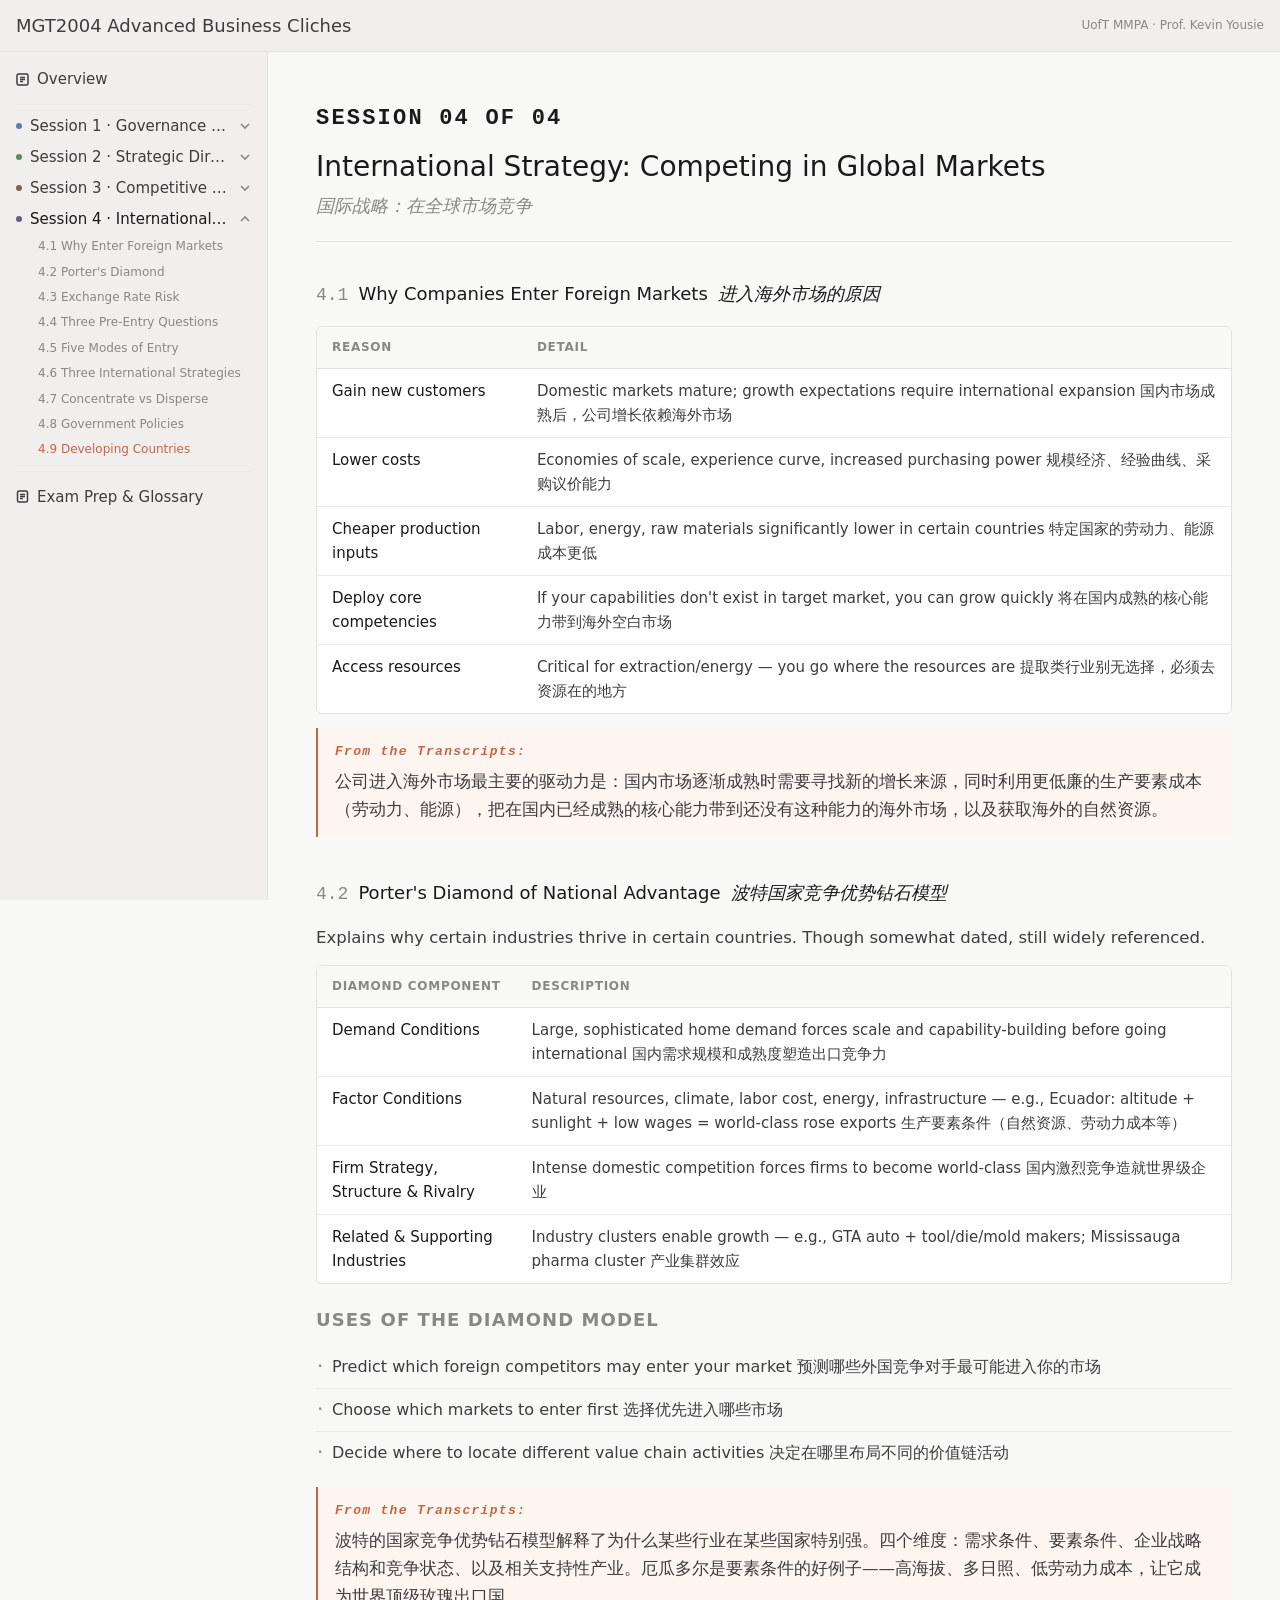
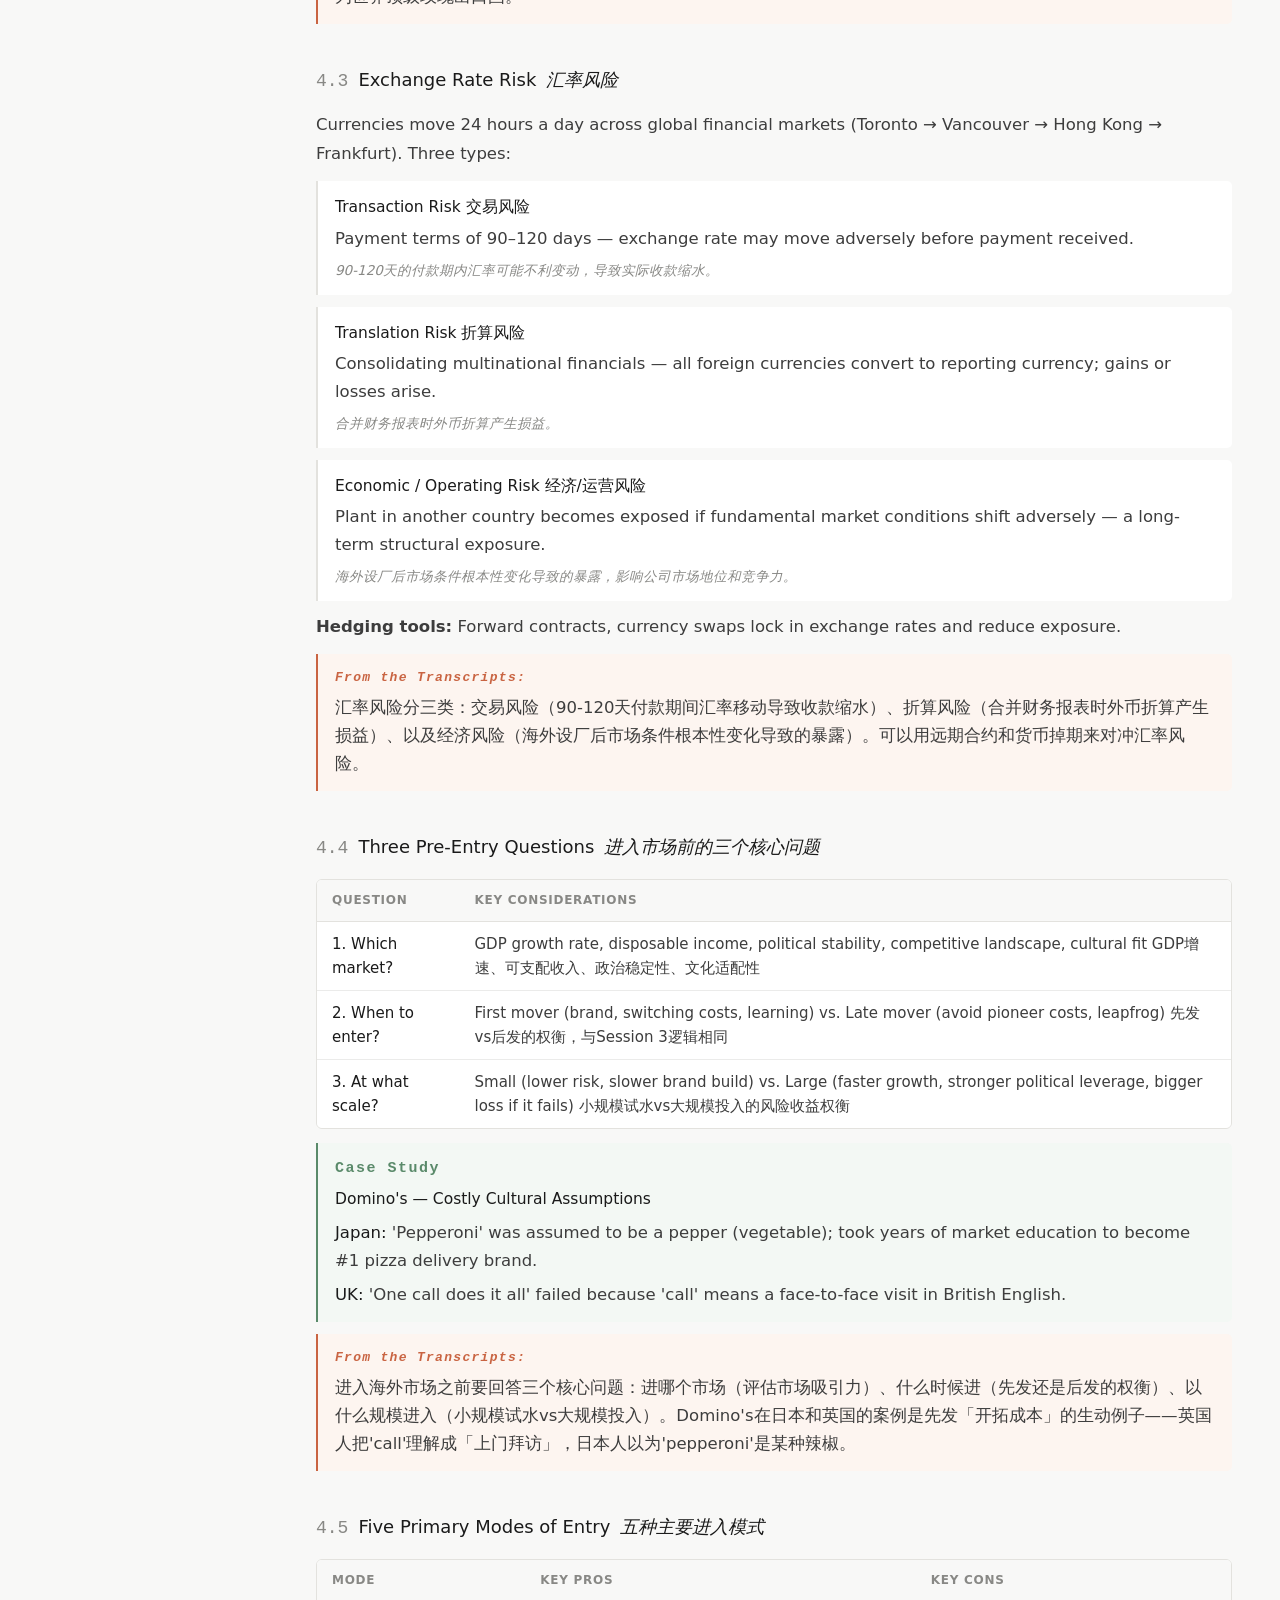
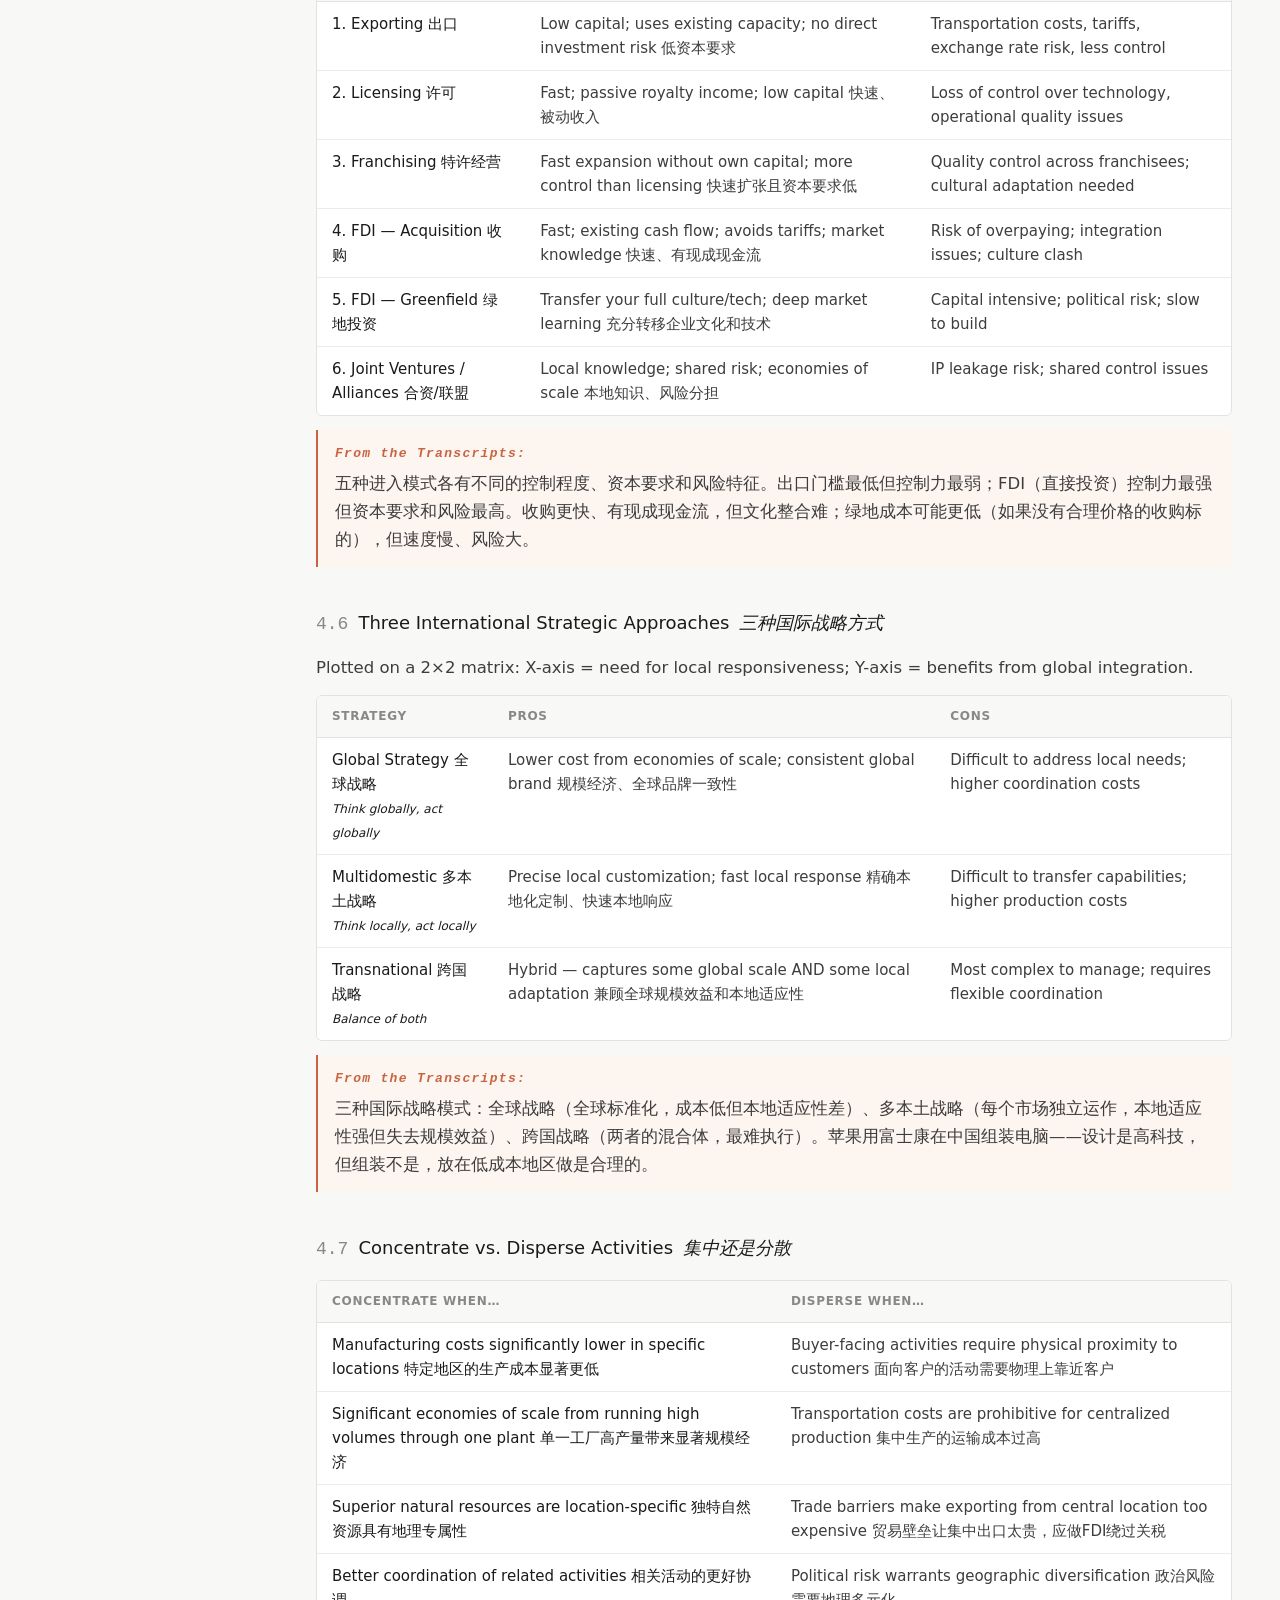
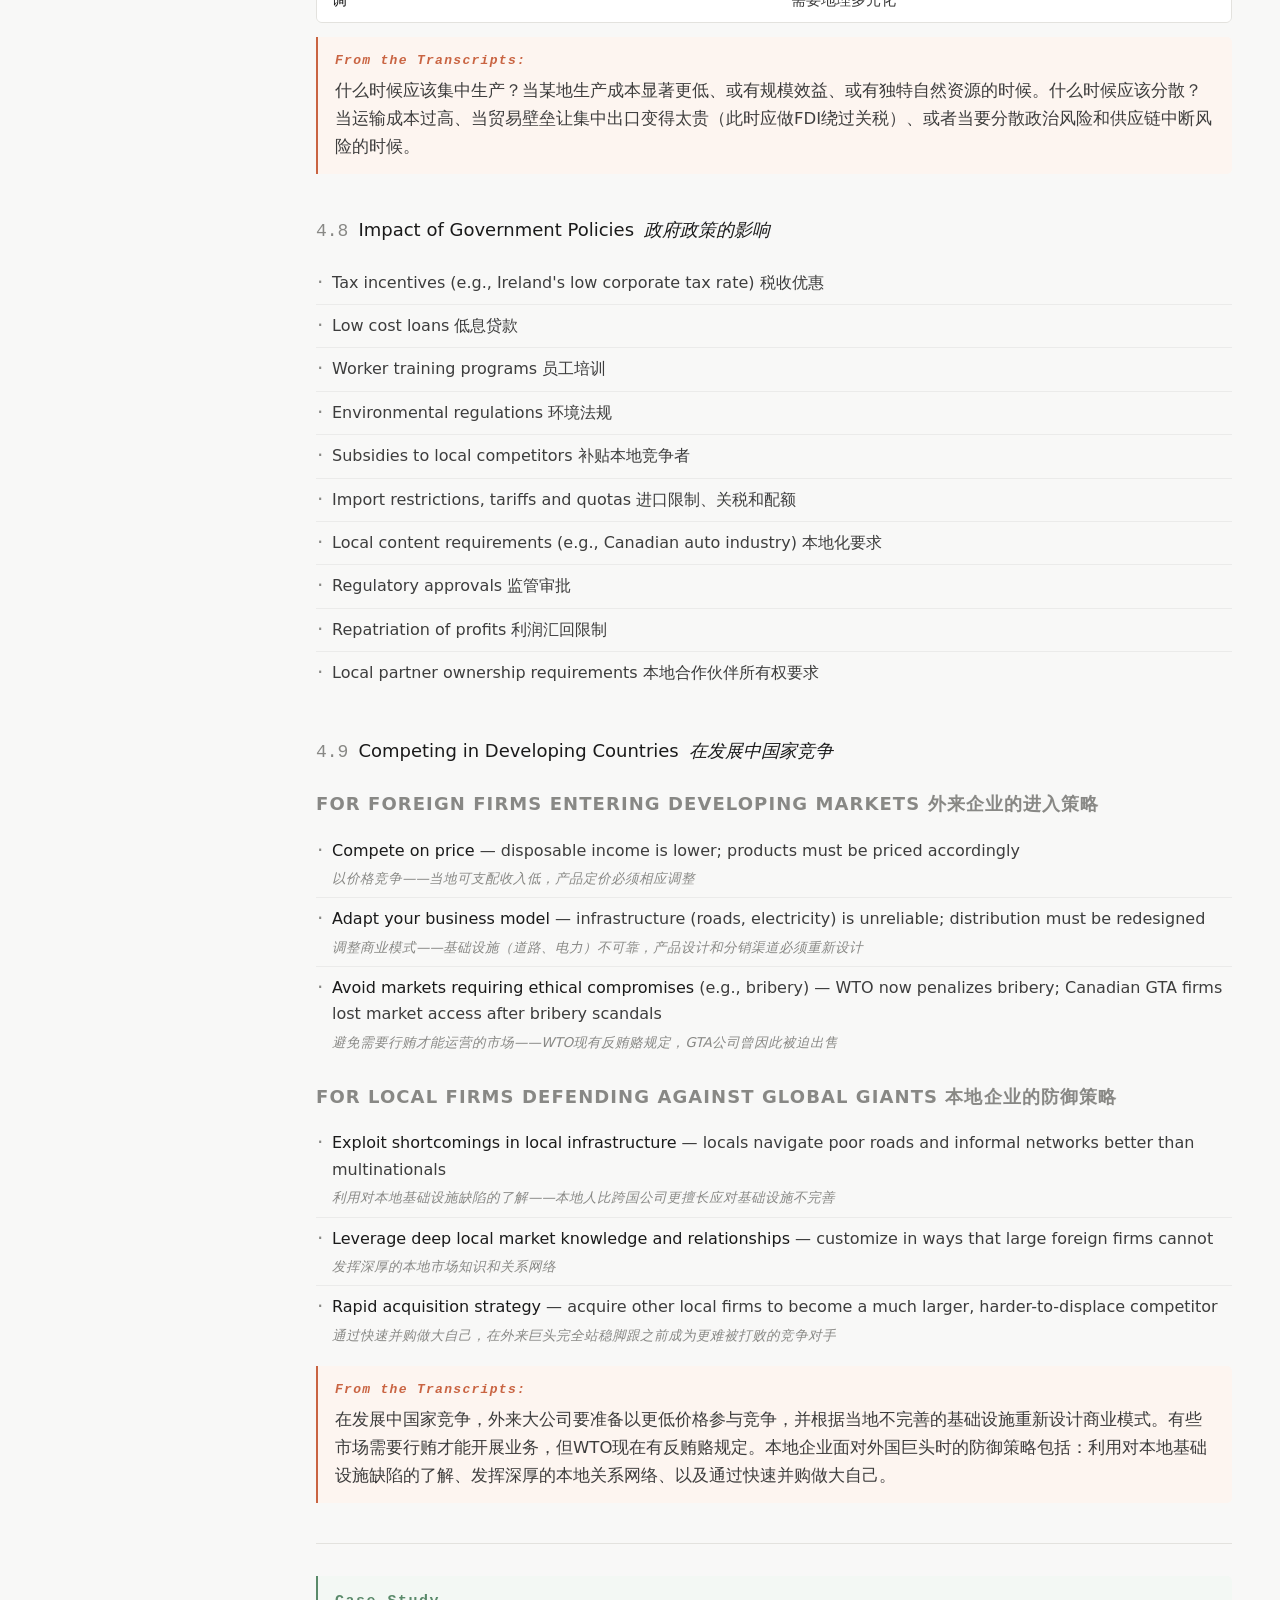
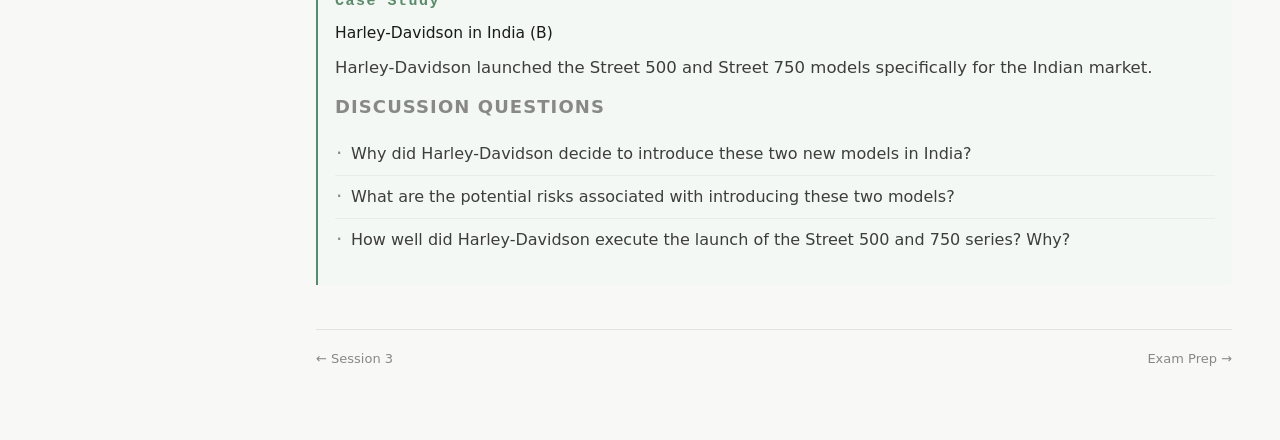
<file: session4.html>
<!DOCTYPE html>
<html lang="zh-CN">
<head>
<meta charset="UTF-8">
<meta name="viewport" content="width=device-width, initial-scale=1.0">
<title>Session 4 · International Strategy — MGT2004</title>
<link rel="stylesheet" href="style.css">
</head>
<body>
<div id="topbar" class="topbar"></div>
<div class="main">
<div class="content">

<div class="page-header">
  <div class="page-label">Session 04 of 04</div>
  <div class="page-title">International Strategy: Competing in Global Markets</div>
  <div class="page-sub">国际战略：在全球市场竞争</div>
</div>

<!-- 4.1 -->
<div class="section" id="s4-1">
  <div class="section-title">
    <span class="sec-num">4.1</span>
    <span>Why Companies Enter Foreign Markets</span>
    <span class="sec-cn">进入海外市场的原因</span>
  </div>
  <div class="tbl-wrap">
    <table>
      <thead><tr><th>Reason</th><th>Detail</th></tr></thead>
      <tbody>
        <tr><td>Gain new customers</td><td>Domestic markets mature; growth expectations require international expansion 国内市场成熟后，公司增长依赖海外市场</td></tr>
        <tr><td>Lower costs</td><td>Economies of scale, experience curve, increased purchasing power 规模经济、经验曲线、采购议价能力</td></tr>
        <tr><td>Cheaper production inputs</td><td>Labor, energy, raw materials significantly lower in certain countries 特定国家的劳动力、能源成本更低</td></tr>
        <tr><td>Deploy core competencies</td><td>If your capabilities don't exist in target market, you can grow quickly 将在国内成熟的核心能力带到海外空白市场</td></tr>
        <tr><td>Access resources</td><td>Critical for extraction/energy — you go where the resources are 提取类行业别无选择，必须去资源在的地方</td></tr>
      </tbody>
    </table>
  </div>
  <div class="callout teacher">
    <p>公司进入海外市场最主要的驱动力是：国内市场逐渐成熟时需要寻找新的增长来源，同时利用更低廉的生产要素成本（劳动力、能源），把在国内已经成熟的核心能力带到还没有这种能力的海外市场，以及获取海外的自然资源。</p>
  </div>
</div>

<!-- 4.2 -->
<div class="section" id="s4-2">
  <div class="section-title">
    <span class="sec-num">4.2</span>
    <span>Porter's Diamond of National Advantage</span>
    <span class="sec-cn">波特国家竞争优势钻石模型</span>
  </div>
  <p>Explains why certain industries thrive in certain countries. Though somewhat dated, still widely referenced.</p>
  <div class="tbl-wrap">
    <table>
      <thead><tr><th>Diamond Component</th><th>Description</th></tr></thead>
      <tbody>
        <tr><td>Demand Conditions</td><td>Large, sophisticated home demand forces scale and capability-building before going international 国内需求规模和成熟度塑造出口竞争力</td></tr>
        <tr><td>Factor Conditions</td><td>Natural resources, climate, labor cost, energy, infrastructure — e.g., Ecuador: altitude + sunlight + low wages = world-class rose exports 生产要素条件（自然资源、劳动力成本等）</td></tr>
        <tr><td>Firm Strategy, Structure & Rivalry</td><td>Intense domestic competition forces firms to become world-class 国内激烈竞争造就世界级企业</td></tr>
        <tr><td>Related & Supporting Industries</td><td>Industry clusters enable growth — e.g., GTA auto + tool/die/mold makers; Mississauga pharma cluster 产业集群效应</td></tr>
      </tbody>
    </table>
  </div>
  <h3 class="subsec">Uses of the Diamond Model</h3>
  <ul class="nl">
    <li>Predict which foreign competitors may enter your market 预测哪些外国竞争对手最可能进入你的市场</li>
    <li>Choose which markets to enter first 选择优先进入哪些市场</li>
    <li>Decide where to locate different value chain activities 决定在哪里布局不同的价值链活动</li>
  </ul>
  <div class="callout teacher">
    <p>波特的国家竞争优势钻石模型解释了为什么某些行业在某些国家特别强。四个维度：需求条件、要素条件、企业战略结构和竞争状态、以及相关支持性产业。厄瓜多尔是要素条件的好例子——高海拔、多日照、低劳动力成本，让它成为世界顶级玫瑰出口国。</p>
  </div>
</div>

<!-- 4.3 -->
<div class="section" id="s4-3">
  <div class="section-title">
    <span class="sec-num">4.3</span>
    <span>Exchange Rate Risk</span>
    <span class="sec-cn">汇率风险</span>
  </div>
  <p>Currencies move 24 hours a day across global financial markets (Toronto → Vancouver → Hong Kong → Frankfurt). Three types:</p>
  <div class="callout">
    <strong>Transaction Risk 交易风险</strong>
    <p style="margin-top:4px;">Payment terms of 90–120 days — exchange rate may move adversely before payment received.</p>
    <span class="cn-sub">90-120天的付款期内汇率可能不利变动，导致实际收款缩水。</span>
  </div>
  <div class="callout" style="margin-top:6px;">
    <strong>Translation Risk 折算风险</strong>
    <p style="margin-top:4px;">Consolidating multinational financials — all foreign currencies convert to reporting currency; gains or losses arise.</p>
    <span class="cn-sub">合并财务报表时外币折算产生损益。</span>
  </div>
  <div class="callout" style="margin-top:6px;">
    <strong>Economic / Operating Risk 经济/运营风险</strong>
    <p style="margin-top:4px;">Plant in another country becomes exposed if fundamental market conditions shift adversely — a long-term structural exposure.</p>
    <span class="cn-sub">海外设厂后市场条件根本性变化导致的暴露，影响公司市场地位和竞争力。</span>
  </div>
  <p style="margin-top:10px;"><strong>Hedging tools:</strong> Forward contracts, currency swaps lock in exchange rates and reduce exposure.</p>
  <div class="callout teacher">
    <p>汇率风险分三类：交易风险（90-120天付款期间汇率移动导致收款缩水）、折算风险（合并财务报表时外币折算产生损益）、以及经济风险（海外设厂后市场条件根本性变化导致的暴露）。可以用远期合约和货币掉期来对冲汇率风险。</p>
  </div>
</div>

<!-- 4.4 -->
<div class="section" id="s4-4">
  <div class="section-title">
    <span class="sec-num">4.4</span>
    <span>Three Pre-Entry Questions</span>
    <span class="sec-cn">进入市场前的三个核心问题</span>
  </div>
  <div class="tbl-wrap">
    <table>
      <thead><tr><th>Question</th><th>Key Considerations</th></tr></thead>
      <tbody>
        <tr><td>1. Which market?</td><td>GDP growth rate, disposable income, political stability, competitive landscape, cultural fit GDP增速、可支配收入、政治稳定性、文化适配性</td></tr>
        <tr><td>2. When to enter?</td><td>First mover (brand, switching costs, learning) vs. Late mover (avoid pioneer costs, leapfrog) 先发vs后发的权衡，与Session 3逻辑相同</td></tr>
        <tr><td>3. At what scale?</td><td>Small (lower risk, slower brand build) vs. Large (faster growth, stronger political leverage, bigger loss if it fails) 小规模试水vs大规模投入的风险收益权衡</td></tr>
      </tbody>
    </table>
  </div>
  <div class="callout case">
    <div style="font-weight:500;color:var(--text);margin-bottom:6px;">Domino's — Costly Cultural Assumptions</div>
    <p><strong>Japan:</strong> 'Pepperoni' was assumed to be a pepper (vegetable); took years of market education to become #1 pizza delivery brand.</p>
    <p style="margin-top:4px;"><strong>UK:</strong> 'One call does it all' failed because 'call' means a face-to-face visit in British English.</p>
  </div>
  <div class="callout teacher">
    <p>进入海外市场之前要回答三个核心问题：进哪个市场（评估市场吸引力）、什么时候进（先发还是后发的权衡）、以什么规模进入（小规模试水vs大规模投入）。Domino's在日本和英国的案例是先发「开拓成本」的生动例子——英国人把'call'理解成「上门拜访」，日本人以为'pepperoni'是某种辣椒。</p>
  </div>
</div>

<!-- 4.5 -->
<div class="section" id="s4-5">
  <div class="section-title">
    <span class="sec-num">4.5</span>
    <span>Five Primary Modes of Entry</span>
    <span class="sec-cn">五种主要进入模式</span>
  </div>
  <div class="tbl-wrap">
    <table>
      <thead><tr><th>Mode</th><th>Key Pros</th><th>Key Cons</th></tr></thead>
      <tbody>
        <tr><td>1. Exporting 出口</td><td>Low capital; uses existing capacity; no direct investment risk 低资本要求</td><td>Transportation costs, tariffs, exchange rate risk, less control</td></tr>
        <tr><td>2. Licensing 许可</td><td>Fast; passive royalty income; low capital 快速、被动收入</td><td>Loss of control over technology, operational quality issues</td></tr>
        <tr><td>3. Franchising 特许经营</td><td>Fast expansion without own capital; more control than licensing 快速扩张且资本要求低</td><td>Quality control across franchisees; cultural adaptation needed</td></tr>
        <tr><td>4. FDI — Acquisition 收购</td><td>Fast; existing cash flow; avoids tariffs; market knowledge 快速、有现成现金流</td><td>Risk of overpaying; integration issues; culture clash</td></tr>
        <tr><td>5. FDI — Greenfield 绿地投资</td><td>Transfer your full culture/tech; deep market learning 充分转移企业文化和技术</td><td>Capital intensive; political risk; slow to build</td></tr>
        <tr><td>6. Joint Ventures / Alliances 合资/联盟</td><td>Local knowledge; shared risk; economies of scale 本地知识、风险分担</td><td>IP leakage risk; shared control issues</td></tr>
      </tbody>
    </table>
  </div>
  <div class="callout teacher">
    <p>五种进入模式各有不同的控制程度、资本要求和风险特征。出口门槛最低但控制力最弱；FDI（直接投资）控制力最强但资本要求和风险最高。收购更快、有现成现金流，但文化整合难；绿地成本可能更低（如果没有合理价格的收购标的），但速度慢、风险大。</p>
  </div>
</div>

<!-- 4.6 -->
<div class="section" id="s4-6">
  <div class="section-title">
    <span class="sec-num">4.6</span>
    <span>Three International Strategic Approaches</span>
    <span class="sec-cn">三种国际战略方式</span>
  </div>
  <p>Plotted on a 2×2 matrix: X-axis = need for local responsiveness; Y-axis = benefits from global integration.</p>
  <div class="tbl-wrap">
    <table>
      <thead><tr><th>Strategy</th><th>Pros</th><th>Cons</th></tr></thead>
      <tbody>
        <tr><td>Global Strategy 全球战略<br><em style="font-size:12px;font-weight:400;">Think globally, act globally</em></td><td>Lower cost from economies of scale; consistent global brand 规模经济、全球品牌一致性</td><td>Difficult to address local needs; higher coordination costs</td></tr>
        <tr><td>Multidomestic 多本土战略<br><em style="font-size:12px;font-weight:400;">Think locally, act locally</em></td><td>Precise local customization; fast local response 精确本地化定制、快速本地响应</td><td>Difficult to transfer capabilities; higher production costs</td></tr>
        <tr><td>Transnational 跨国战略<br><em style="font-size:12px;font-weight:400;">Balance of both</em></td><td>Hybrid — captures some global scale AND some local adaptation 兼顾全球规模效益和本地适应性</td><td>Most complex to manage; requires flexible coordination</td></tr>
      </tbody>
    </table>
  </div>
  <div class="callout teacher">
    <p>三种国际战略模式：全球战略（全球标准化，成本低但本地适应性差）、多本土战略（每个市场独立运作，本地适应性强但失去规模效益）、跨国战略（两者的混合体，最难执行）。苹果用富士康在中国组装电脑——设计是高科技，但组装不是，放在低成本地区做是合理的。</p>
  </div>
</div>

<!-- 4.7 -->
<div class="section" id="s4-7">
  <div class="section-title">
    <span class="sec-num">4.7</span>
    <span>Concentrate vs. Disperse Activities</span>
    <span class="sec-cn">集中还是分散</span>
  </div>
  <div class="tbl-wrap">
    <table>
      <thead><tr><th>Concentrate when…</th><th>Disperse when…</th></tr></thead>
      <tbody>
        <tr><td>Manufacturing costs significantly lower in specific locations 特定地区的生产成本显著更低</td><td>Buyer-facing activities require physical proximity to customers 面向客户的活动需要物理上靠近客户</td></tr>
        <tr><td>Significant economies of scale from running high volumes through one plant 单一工厂高产量带来显著规模经济</td><td>Transportation costs are prohibitive for centralized production 集中生产的运输成本过高</td></tr>
        <tr><td>Superior natural resources are location-specific 独特自然资源具有地理专属性</td><td>Trade barriers make exporting from central location too expensive 贸易壁垒让集中出口太贵，应做FDI绕过关税</td></tr>
        <tr><td>Better coordination of related activities 相关活动的更好协调</td><td>Political risk warrants geographic diversification 政治风险需要地理多元化</td></tr>
      </tbody>
    </table>
  </div>
  <div class="callout teacher">
    <p>什么时候应该集中生产？当某地生产成本显著更低、或有规模效益、或有独特自然资源的时候。什么时候应该分散？当运输成本过高、当贸易壁垒让集中出口变得太贵（此时应做FDI绕过关税）、或者当要分散政治风险和供应链中断风险的时候。</p>
  </div>
</div>

<!-- 4.8 -->
<div class="section" id="s4-8">
  <div class="section-title">
    <span class="sec-num">4.8</span>
    <span>Impact of Government Policies</span>
    <span class="sec-cn">政府政策的影响</span>
  </div>
  <ul class="nl">
    <li>Tax incentives (e.g., Ireland's low corporate tax rate) 税收优惠</li>
    <li>Low cost loans 低息贷款</li>
    <li>Worker training programs 员工培训</li>
    <li>Environmental regulations 环境法规</li>
    <li>Subsidies to local competitors 补贴本地竞争者</li>
    <li>Import restrictions, tariffs and quotas 进口限制、关税和配额</li>
    <li>Local content requirements (e.g., Canadian auto industry) 本地化要求</li>
    <li>Regulatory approvals 监管审批</li>
    <li>Repatriation of profits 利润汇回限制</li>
    <li>Local partner ownership requirements 本地合作伙伴所有权要求</li>
  </ul>
</div>

<!-- 4.9 -->
<div class="section" id="s4-9">
  <div class="section-title">
    <span class="sec-num">4.9</span>
    <span>Competing in Developing Countries</span>
    <span class="sec-cn">在发展中国家竞争</span>
  </div>
  <h3 class="subsec">For Foreign Firms Entering Developing Markets 外来企业的进入策略</h3>
  <ul class="nl">
    <li><strong>Compete on price</strong> — disposable income is lower; products must be priced accordingly <span class="cn-sub">以价格竞争——当地可支配收入低，产品定价必须相应调整</span></li>
    <li><strong>Adapt your business model</strong> — infrastructure (roads, electricity) is unreliable; distribution must be redesigned <span class="cn-sub">调整商业模式——基础设施（道路、电力）不可靠，产品设计和分销渠道必须重新设计</span></li>
    <li><strong>Avoid markets requiring ethical compromises</strong> (e.g., bribery) — WTO now penalizes bribery; Canadian GTA firms lost market access after bribery scandals <span class="cn-sub">避免需要行贿才能运营的市场——WTO现有反贿赂规定，GTA公司曾因此被迫出售</span></li>
  </ul>
  <h3 class="subsec">For Local Firms Defending Against Global Giants 本地企业的防御策略</h3>
  <ul class="nl">
    <li><strong>Exploit shortcomings in local infrastructure</strong> — locals navigate poor roads and informal networks better than multinationals <span class="cn-sub">利用对本地基础设施缺陷的了解——本地人比跨国公司更擅长应对基础设施不完善</span></li>
    <li><strong>Leverage deep local market knowledge and relationships</strong> — customize in ways that large foreign firms cannot <span class="cn-sub">发挥深厚的本地市场知识和关系网络</span></li>
    <li><strong>Rapid acquisition strategy</strong> — acquire other local firms to become a much larger, harder-to-displace competitor <span class="cn-sub">通过快速并购做大自己，在外来巨头完全站稳脚跟之前成为更难被打败的竞争对手</span></li>
  </ul>
  <div class="callout teacher">
    <p>在发展中国家竞争，外来大公司要准备以更低价格参与竞争，并根据当地不完善的基础设施重新设计商业模式。有些市场需要行贿才能开展业务，但WTO现在有反贿赂规定。本地企业面对外国巨头时的防御策略包括：利用对本地基础设施缺陷的了解、发挥深厚的本地关系网络、以及通过快速并购做大自己。</p>
  </div>
</div>

<hr class="divider">

<div class="callout case">
  <div style="font-weight:500;color:var(--text);margin-bottom:8px;">Harley-Davidson in India (B)</div>
  <p>Harley-Davidson launched the Street 500 and Street 750 models specifically for the Indian market.</p>
  <h3 class="subsec" style="margin-top:10px;">Discussion Questions</h3>
  <ul class="nl">
    <li>Why did Harley-Davidson decide to introduce these two new models in India?</li>
    <li>What are the potential risks associated with introducing these two models?</li>
    <li>How well did Harley-Davidson execute the launch of the Street 500 and 750 series? Why?</li>
  </ul>
</div>

<div class="page-footer">
  <a href="session3.html">← Session 3</a>
  <a href="exam.html">Exam Prep →</a>
</div>

</div>
</div>
<script src="nav.js"></script>
<script>buildSidebar('session4.html');</script>
</body>
</html>
</file>
<file: style.css>
/* ─────────────────────────────────────────
   MGT2004 Study Notes
   Design: Claude-inspired (warm editorial)
   ───────────────────────────────────────── */

:root {
  --bg:          #f8f8f7;
  --bg-sidebar:  #f0efed;
  --surface:     #ffffff;
  --border:      #e3e2de;
  --border-light:#ebebea;
  --text:        #1a1a1a;
  --text-2:      #3d3d3d;
  --text-3:      #888885;
  --accent:      #c96442;
  --s1: #5b7fa6;
  --s2: #5a8a6a;
  --s3: #8a5a5a;
  --s4: #6a5a8a;
  --sidebar-w: 268px;
  --topbar-h:  52px;
  --font: ui-sans-serif, -apple-system, BlinkMacSystemFont, 'Segoe UI', system-ui, sans-serif;
  --mono: ui-monospace, 'SF Mono', 'Cascadia Code', 'Consolas', monospace;
}

* { box-sizing: border-box; margin: 0; padding: 0; }
html { scroll-behavior: smooth; }

body {
  font-family: var(--font);
  font-size: 35.5px;
  line-height: 1.75;
  color: var(--text);
  background: var(--bg);
  overflow-x: hidden;
}

/* ── TOPBAR ── */
.topbar {
  position: fixed;
  top: 0; left: 0; right: 0;
  height: var(--topbar-h);
  background: var(--bg-sidebar);
  border-bottom: 1px solid var(--border);
  display: flex;
  align-items: center;
  padding: 0 16px;
  z-index: 200;
  gap: 10px;
}

.topbar-hamburger {
  display: none;
  background: none;
  border: none;
  cursor: pointer;
  padding: 6px;
  color: var(--text-2);
  border-radius: 4px;
  flex-shrink: 0;
}

.topbar-hamburger:hover { background: var(--border-light); }

.topbar-title {
  font-size: 18px;
  font-weight: 500;
  color: var(--text-2);
}

.topbar-course {
  font-size: 12px;
  color: var(--text-3);
  margin-left: auto;
}

/* ── SIDEBAR ── */
.sidebar {
  position: fixed;
  top: var(--topbar-h);
  left: 0;
  width: var(--sidebar-w);
  height: calc(100vh - var(--topbar-h));
  background: var(--bg-sidebar);
  border-right: 1px solid var(--border);
  overflow-y: auto;
  overflow-x: hidden;
  z-index: 150;
}

.sidebar::-webkit-scrollbar { width: 3px; }
.sidebar::-webkit-scrollbar-thumb { background: var(--border); border-radius: 2px; }

.sidebar-header {
  padding: 18px 16px 14px;
  border-bottom: 1px solid var(--border-light);
}

.sidebar-course-label {
  font-size: 15px;
  font-weight: 600;
  letter-spacing: 0.1em;
  text-transform: uppercase;
  color: var(--text-3);
  margin-bottom: 5px;
  font-family: var(--mono);
}

.sidebar-course-title {
  font-size: 15px;
  font-weight: 500;
  color: var(--text);
  line-height: 1.4;
}

.sidebar-nav { padding: 8px 0 20px; }

/* index link */
.nav-index-link {
  display: flex;
  align-items: center;
  gap: 8px;
  padding: 6px 10px;
  margin: 0 6px 4px;
  font-size: 15px;
  color: var(--text-2);
  text-decoration: none;
  border-radius: 6px;
  transition: background 0.12s, color 0.12s;
}
.nav-index-link:hover { background: var(--border-light); color: var(--text); }
.nav-index-link.active { color: var(--accent); font-weight: 500; background: #fdf3ee; }

.sidebar-divider {
  height: 1px;
  background: var(--border-light);
  margin: 6px 14px 6px;
}

/* group button */
.nav-group { margin-bottom: 1px; }

.nav-group-btn {
  width: calc(100% - 12px);
  display: flex;
  align-items: center;
  padding: 6px 10px;
  margin: 0 6px;
  background: none;
  border: none;
  cursor: pointer;
  text-align: left;
  font-family: var(--font);
  font-size: 15px;
  font-weight: 500;
  color: var(--text-2);
  border-radius: 6px;
  transition: background 0.12s, color 0.12s;
  gap: 8px;
}

.nav-group-btn:hover { background: var(--border-light); color: var(--text); }
.nav-group-btn.page-active { color: var(--text); }

.nav-dot {
  width: 6px; height: 6px;
  border-radius: 50%;
  flex-shrink: 0;
}

.nav-group-text {
  /*flex: 1;*/
  overflow: hidden;
  text-overflow: ellipsis;
  white-space: nowrap;
  font-size: 15px;
}

.nav-chevron {
  flex-shrink: 0;
  color: var(--text-3);
  transition: transform 0.18s;
}

.nav-group-btn[aria-expanded="true"] .nav-chevron {
  transform: rotate(180deg);
}

/* topics */
.nav-topics { display: none; padding-bottom: 2px; }
.nav-topics.open { display: block; }

.nav-topic {
  display: block;
  padding: 4px 10px 4px 32px;
  margin: 0 6px;
  font-size: 12px;
  color: var(--text-3);
  text-decoration: none;
  border-radius: 5px;
  line-height: 1.45;
  transition: color 0.12s, background 0.12s;
}

.nav-topic:hover { color: var(--text); background: var(--border-light); }
.nav-topic.current { color: var(--accent); font-weight: 500; }

/* exam nav link */
.nav-exam {
  display: flex;
  align-items: center;
  gap: 8px;
  padding: 6px 10px;
  margin: 4px 6px 0;
  font-size: 15px;
  font-weight: 500;
  color: var(--text-2);
  text-decoration: none;
  border-radius: 6px;
  transition: background 0.12s, color 0.12s;
}

.nav-exam:hover { background: var(--border-light); color: var(--text); }
.nav-exam.active { color: var(--accent); background: #fdf3ee; }

/* ── LAYOUT ── */
.main {
  margin-left: var(--sidebar-w);
  margin-top: var(--topbar-h);
}

.content {
  max-width: 1100px;
  margin: 0 auto;
  padding: 48px 48px 88px;
}

/* ── PAGE HEADER ── */
.page-header {
  margin-bottom: 36px;
  padding-bottom: 20px;
  border-bottom: 1px solid var(--border);
}

.page-label {
  font-size: 22px;
  font-weight: 600;
  letter-spacing: 0.1em;
  text-transform: uppercase;
  color: var(--text--3);
  margin-bottom: 10px;
  font-family: var(--mono);
}

.page-title {
  font-size: 28px;
  font-weight: 500;
  line-height: 1.25;
  color: var(--text);
  margin-bottom: 6px;
}

.page-sub {
  font-size: 18px;
  color: var(--text-3);
  font-style: italic;
}

/* ── SECTIONS ── */
.section {
  margin-bottom: 40px;
  scroll-margin-top: calc(var(--topbar-h) + 20px);
}

.section-title {
  font-size: 18px;
  font-weight: 500;
  color: var(--text);
  margin-bottom: 14px;
  display: flex;
  align-items: baseline;
  gap: 10px;
  flex-wrap: wrap;
}

.sec-num {
  font-size: 18px;
  font-family: var(--mono);
  color: var(--text-3);
  font-weight: 400;
  flex-shrink: 0;
}

.sec-cn {
  font-size: 18px;
  color: var(--text);
  font-weight: 400;
  font-style: italic;
}

h3.subsec {
  font-size: 18px;
  font-weight: 600;
  letter-spacing: 0.06em;
  text-transform: uppercase;
  color: var(--text-3);
  margin: 20px 0 10px;
}

p { color: var(--text-2); margin-bottom: 12px; font-size: 16.5px; }

/* ── TABLE ── */
.tbl-wrap {
  overflow-x: auto;
  margin: 10px 0 14px;
  border: 1px solid var(--border);
  border-radius: 6px;
}

table {
  width: 100%;
  border-collapse: collapse;
  font-size: 13.5px;
  background: var(--surface);
}

thead th {
  padding: 10px 15px;
  text-align: left;
  font-size: 12px;
  font-weight: 600;
  letter-spacing: 0.06em;
  text-transform: uppercase;
  color: var(--text-3);
  border-bottom: 1px solid var(--border);
  background: var(--bg);
}

td {
  padding: 10px 15px;
  border-bottom: 1px solid var(--border-light);
  color: var(--text-2);
  vertical-align: top;
  line-height: 1.6;
  font-size: 15px;
}

td:first-child { font-weight: 500; color: var(--text); }
tr:last-child td { border-bottom: none; }

/* ── LISTS ── */
ul.nl {
  list-style: none;
  padding: 0;
  margin: 0 0 10px;
}

ul.nl li {
  padding: 8px 0 8px 16px;
  position: relative;
  color: var(--text-2);
  font-size: 16px;
  border-bottom: 1px solid var(--border-light);
  line-height: 1.65;
}

ul.nl li:last-child { border-bottom: none; }

ul.nl li::before {
  content: '·';
  position: absolute;
  left: 1px;
  color: var(--text-3);
  font-size: 20px;
  line-height: 1.2;
}

ul.nl strong { color: var(--text); font-weight: 500; }

.cn-sub {
  display: block;
  font-size: 13.5px;
  color: var(--text-3);
  font-style: italic;
  margin-top: 3px;
}

/* ── CALLOUTS ── */
.callout {
  border-left: 2px solid var(--border);
  padding: 13px 17px;
  margin: 12px 0;
  background: var(--surface);
  border-radius: 0 5px 5px 0;
  font-size: 15.5px;
  color: var(--text-2);
  line-height: 1.7;
}

.callout strong { color: var(--text); font-weight: 500; }
.callout p { margin-bottom: 6px; }
.callout p:last-child { margin-bottom: 0; }

.callout.teacher {
  border-left-color: var(--accent);
  background: #fdf5f0;
}

.callout.teacher::before {
  content: 'From the Transcripts:';
  display: block;
  font-size: 13px;
  font-weight: 600;
  letter-spacing: 0.1em;
  /*text-transform: uppercase;*/
  color: var(--accent);
  font-style: italic;
  margin-bottom: 5px;
  font-family: var(--mono);
}

.callout.key {
  border-left-color: #8b6020;
  background: #faf6ed;
}

.callout.case {
  border-left-color: var(--s2);
  background: #f3f8f4;
}

.callout.case::before {
  content: 'Case Study';
  display: block;
  font-size: 15px;
  font-weight: 600;
  letter-spacing: 0.1em;
  /*text-transform: uppercase;*/
  color: var(--s2);
  margin-bottom: 5px;
  font-family: var(--mono);
}

/* ── INDEX PAGE ── */
.session-links { display: flex; flex-direction: column; gap: 8px; margin-bottom: 28px; }

.sl {
  display: flex;
  align-items: flex-start;
  gap: 14px;
  padding: 14px 16px;
  background: var(--surface);
  border: 1px solid var(--border);
  border-radius: 7px;
  text-decoration: none;
  color: inherit;
  transition: border-color 0.15s;
}

.sl:hover { border-color: var(--text-3); }
.sl-dot { width: 7px; height: 7px; border-radius: 50%; flex-shrink: 0; margin-top: 6px; }
.sl-label { font-size: 10.5px; font-weight: 600; letter-spacing: 0.08em; text-transform: uppercase; color: var(--text-3); margin-bottom: 2px; font-family: var(--mono); }
.sl-title { font-size: 14.5px; font-weight: 500; color: var(--text); }
.sl-sub { font-size: 12px; color: var(--text-3); font-style: italic; }

/* ── EXAM ── */
.exam-info-box {
  background: var(--surface);
  border: 1px solid var(--border);
  border-radius: 7px;
  padding: 18px 20px;
  margin-bottom: 24px;
}

.erow {
  display: flex;
  gap: 14px;
  font-size: 14px;
  padding: 5px 0;
  border-bottom: 1px solid var(--border-light);
}

.erow:last-child { border-bottom: none; }
.elabel { font-weight: 500; color: var(--text); width: 80px; flex-shrink: 0; }
.eval { color: var(--text-2); }

/* ── GLOSSARY ── */
.glossary { display: flex; flex-direction: column; gap: 1px; }

.gi {
  display: grid;
  grid-template-columns: 200px 1fr;
  gap: 12px;
  padding: 10px 14px;
  font-size: 15px;
  background: var(--surface);
  border: 1px solid var(--border-light);
  border-radius: 4px;
}

.gi-term { font-weight: 500; color: var(--text); font-family: var(--mono); font-size: 15px; align-self: start; padding-top: 1px; }
.gi-def { color: var(--text-2); line-height: 1.6; }

/* ── MISC ── */
hr.divider { border: none; border-top: 1px solid var(--border); margin: 32px 0; }

.page-footer {
  margin-top: 44px;
  padding-top: 18px;
  border-top: 1px solid var(--border);
  display: flex;
  justify-content: space-between;
  align-items: center;
  font-size: 13px;
  color: var(--text-3);
}

.page-footer a { color: var(--text-3); text-decoration: none; }
.page-footer a:hover { color: var(--accent); }

.dot-s1 { background: var(--s1); }
.dot-s2 { background: var(--s2); }
.dot-s3 { background: var(--s3); }
.dot-s4 { background: var(--s4); }
.dot-exam { background: var(--accent); }

/* ── OVERLAY ── */
.sidebar-overlay {
  display: none;
  position: fixed;
  inset: 0;
  background: rgba(0,0,0,0.25);
  z-index: 140;
}

.sidebar-overlay.show { display: block; }

/* ── MOBILE ── */
@media (max-width: 768px) {
  .topbar-hamburger { display: flex; align-items: center; justify-content: center; }
  .topbar-course { display: none; }

  .sidebar {
    left: calc(-1 * var(--sidebar-w));
    transition: left 0.22s ease;
  }

  .sidebar.open {
    left: 0;
    box-shadow: 6px 0 24px rgba(0,0,0,0.1);
  }

  .main { margin-left: 0; }
  .content { padding: 28px 20px 60px; }
  .page-title { font-size: 22px; }
  .gi { grid-template-columns: 1fr; gap: 2px; }
}
</file>
